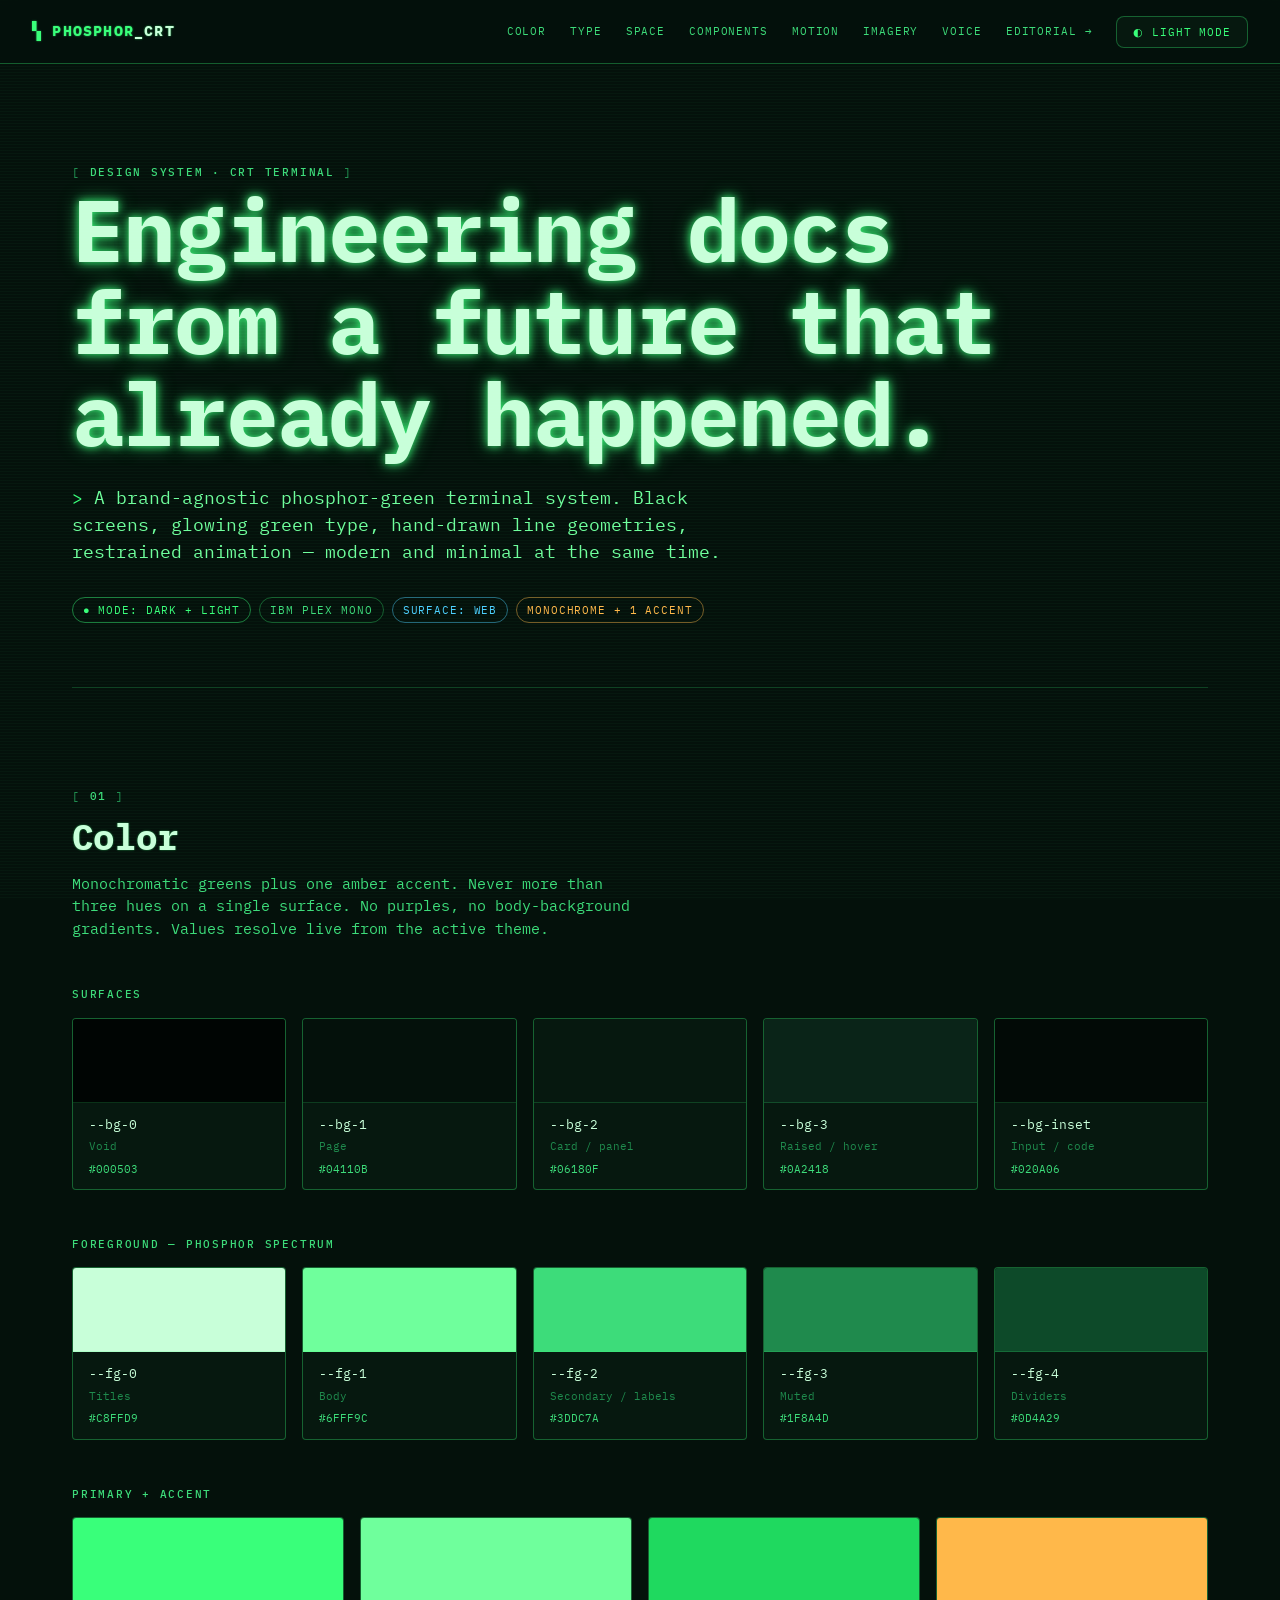
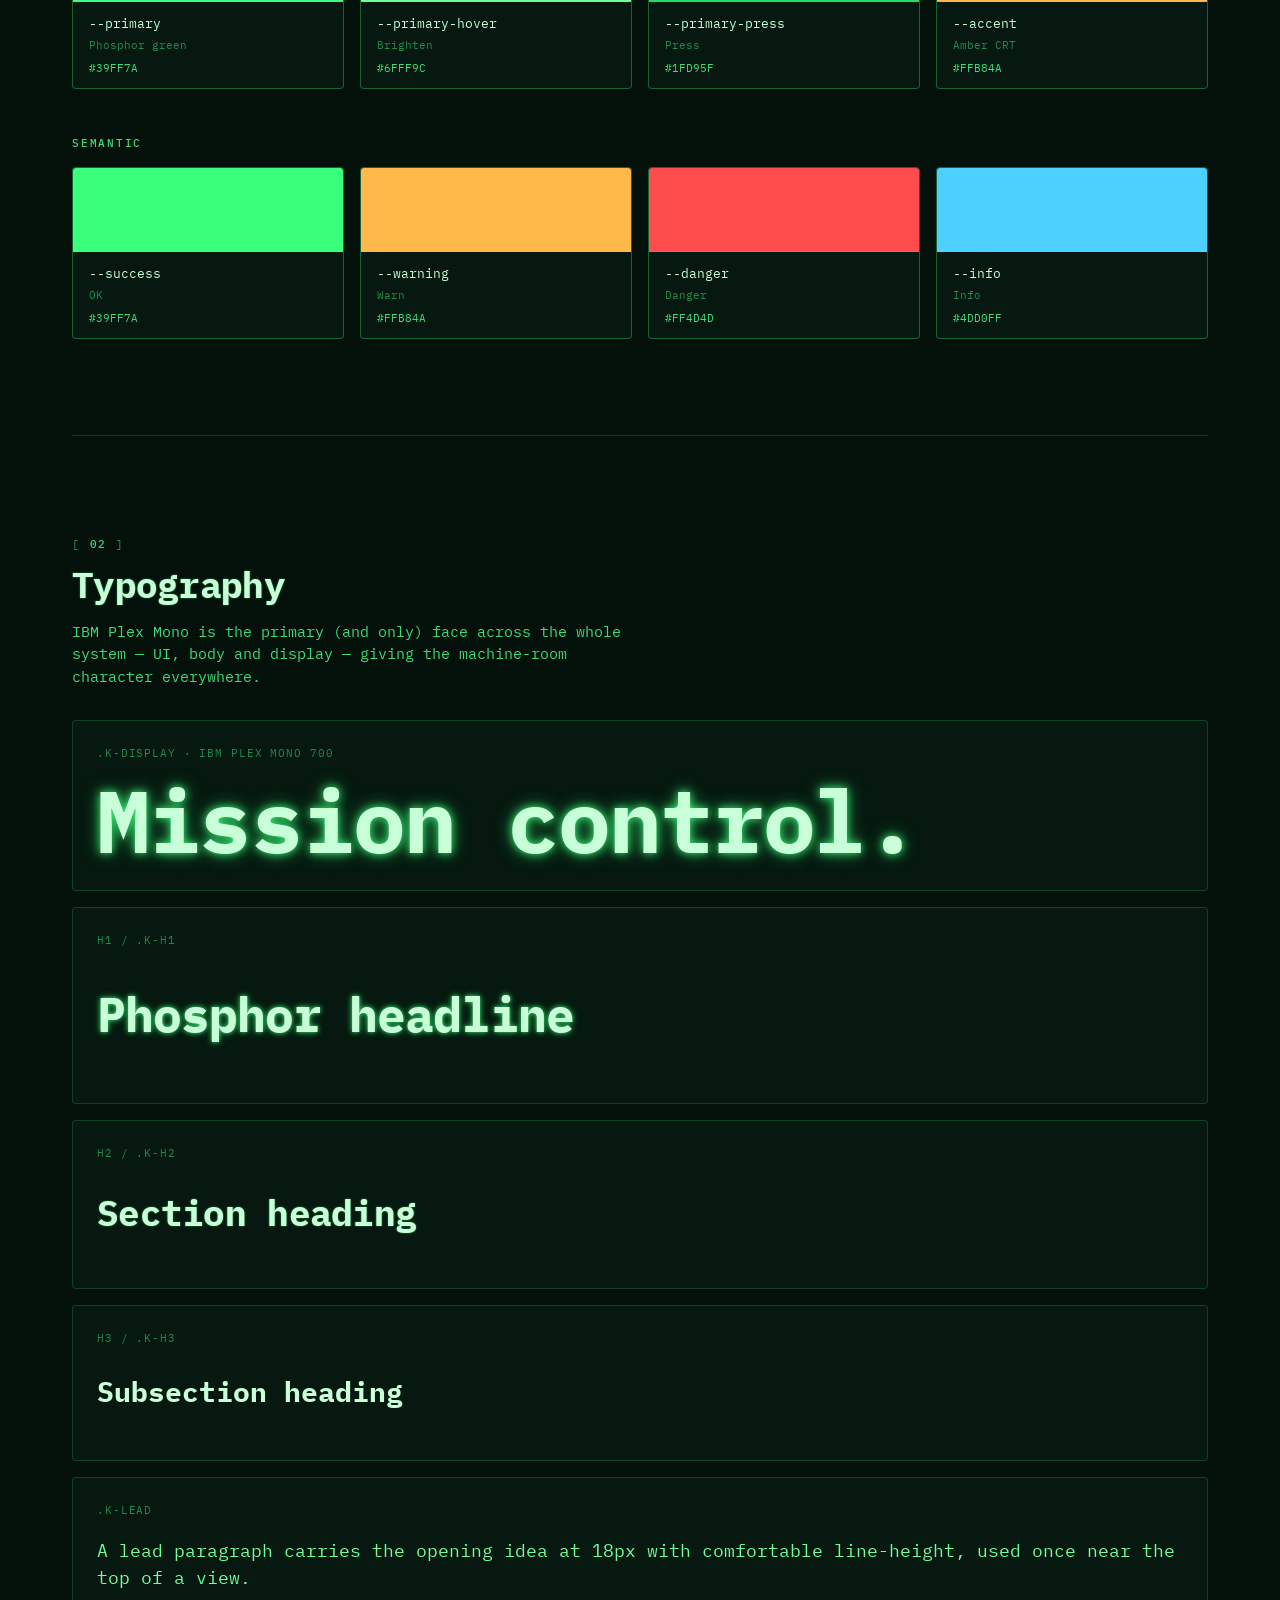
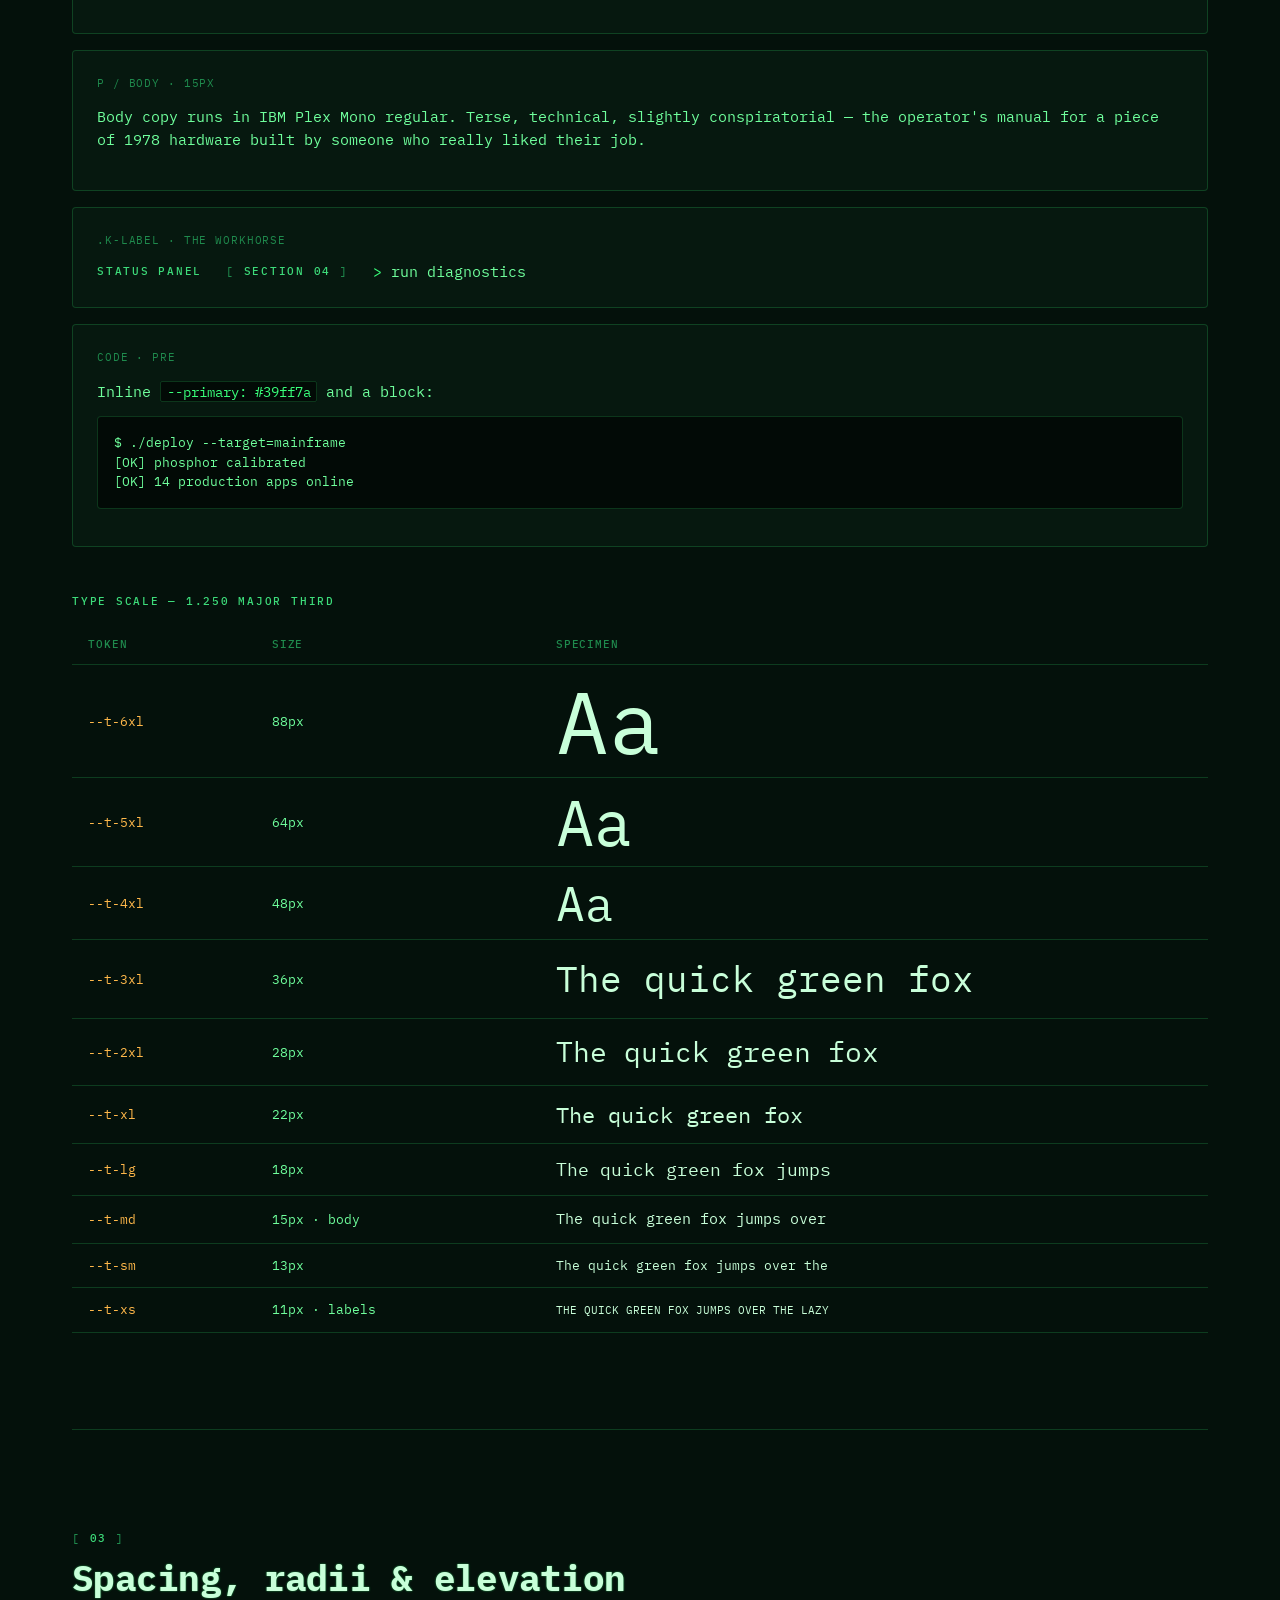
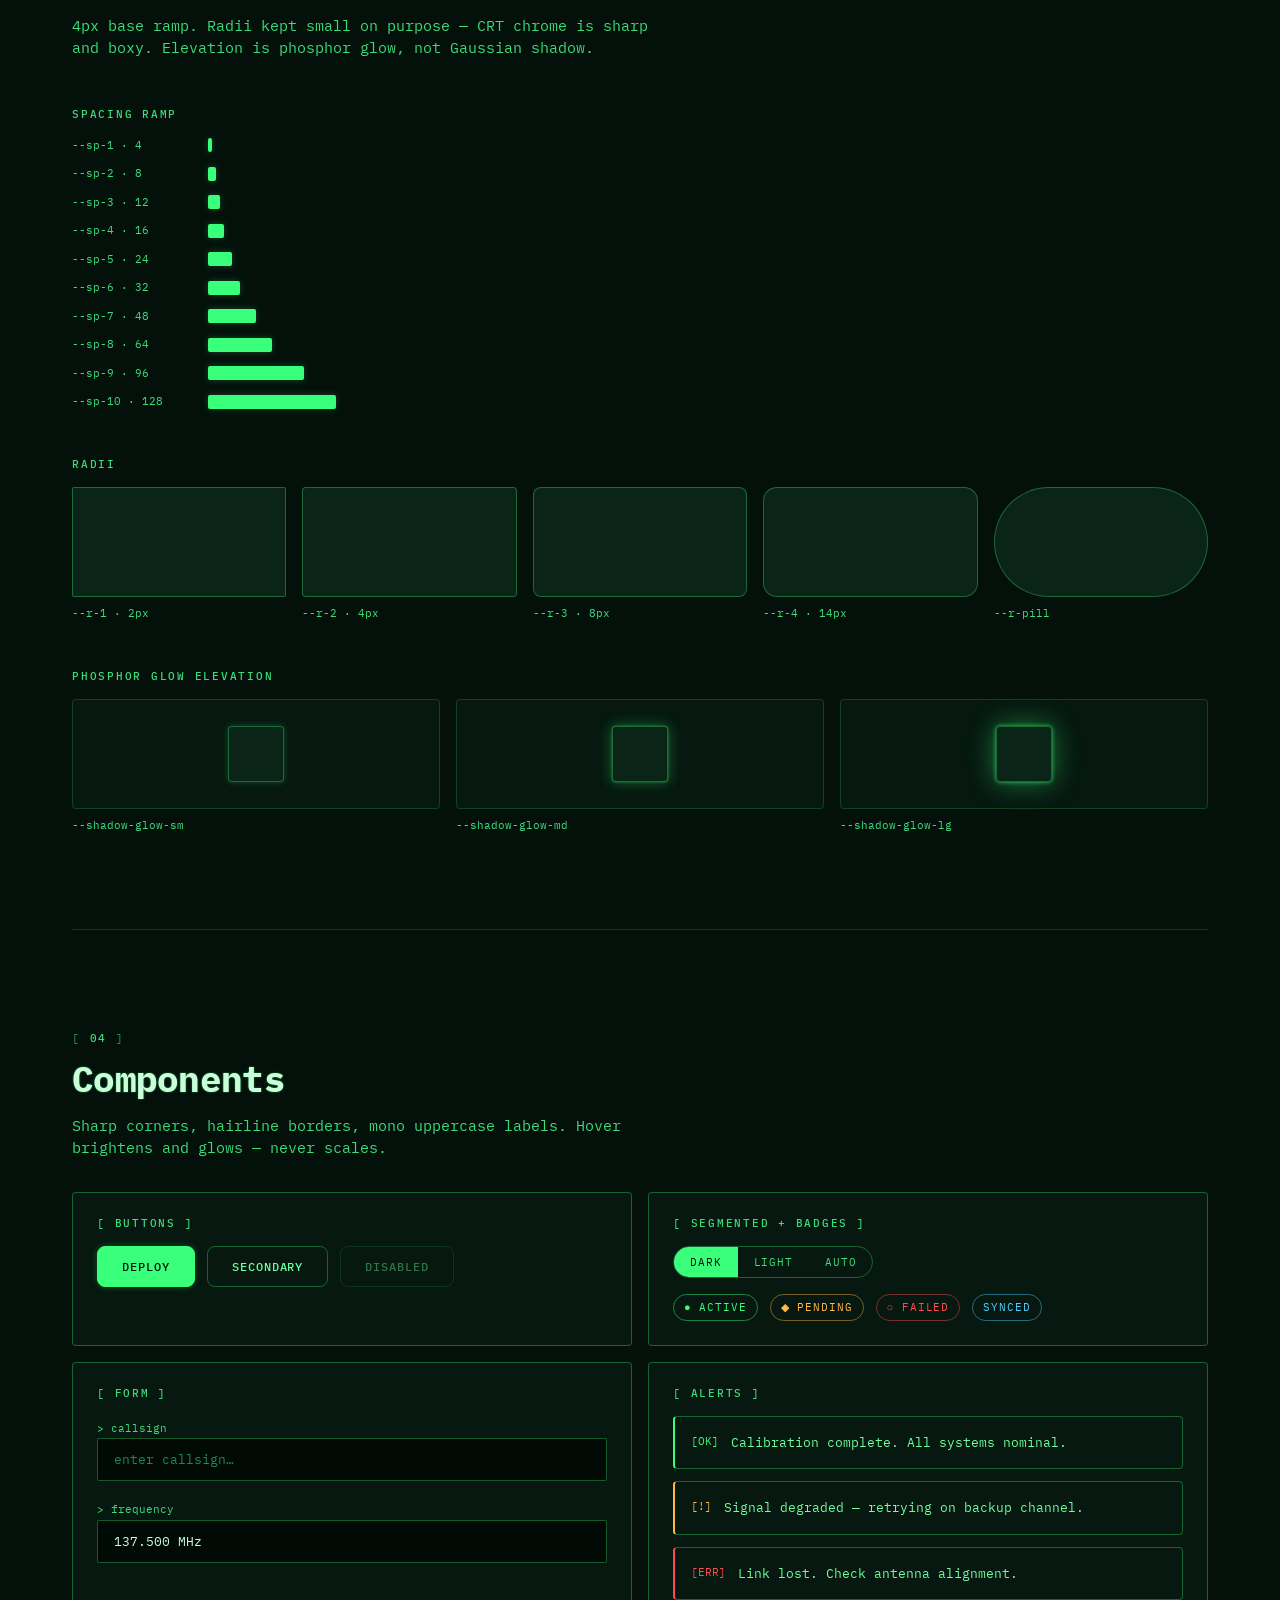
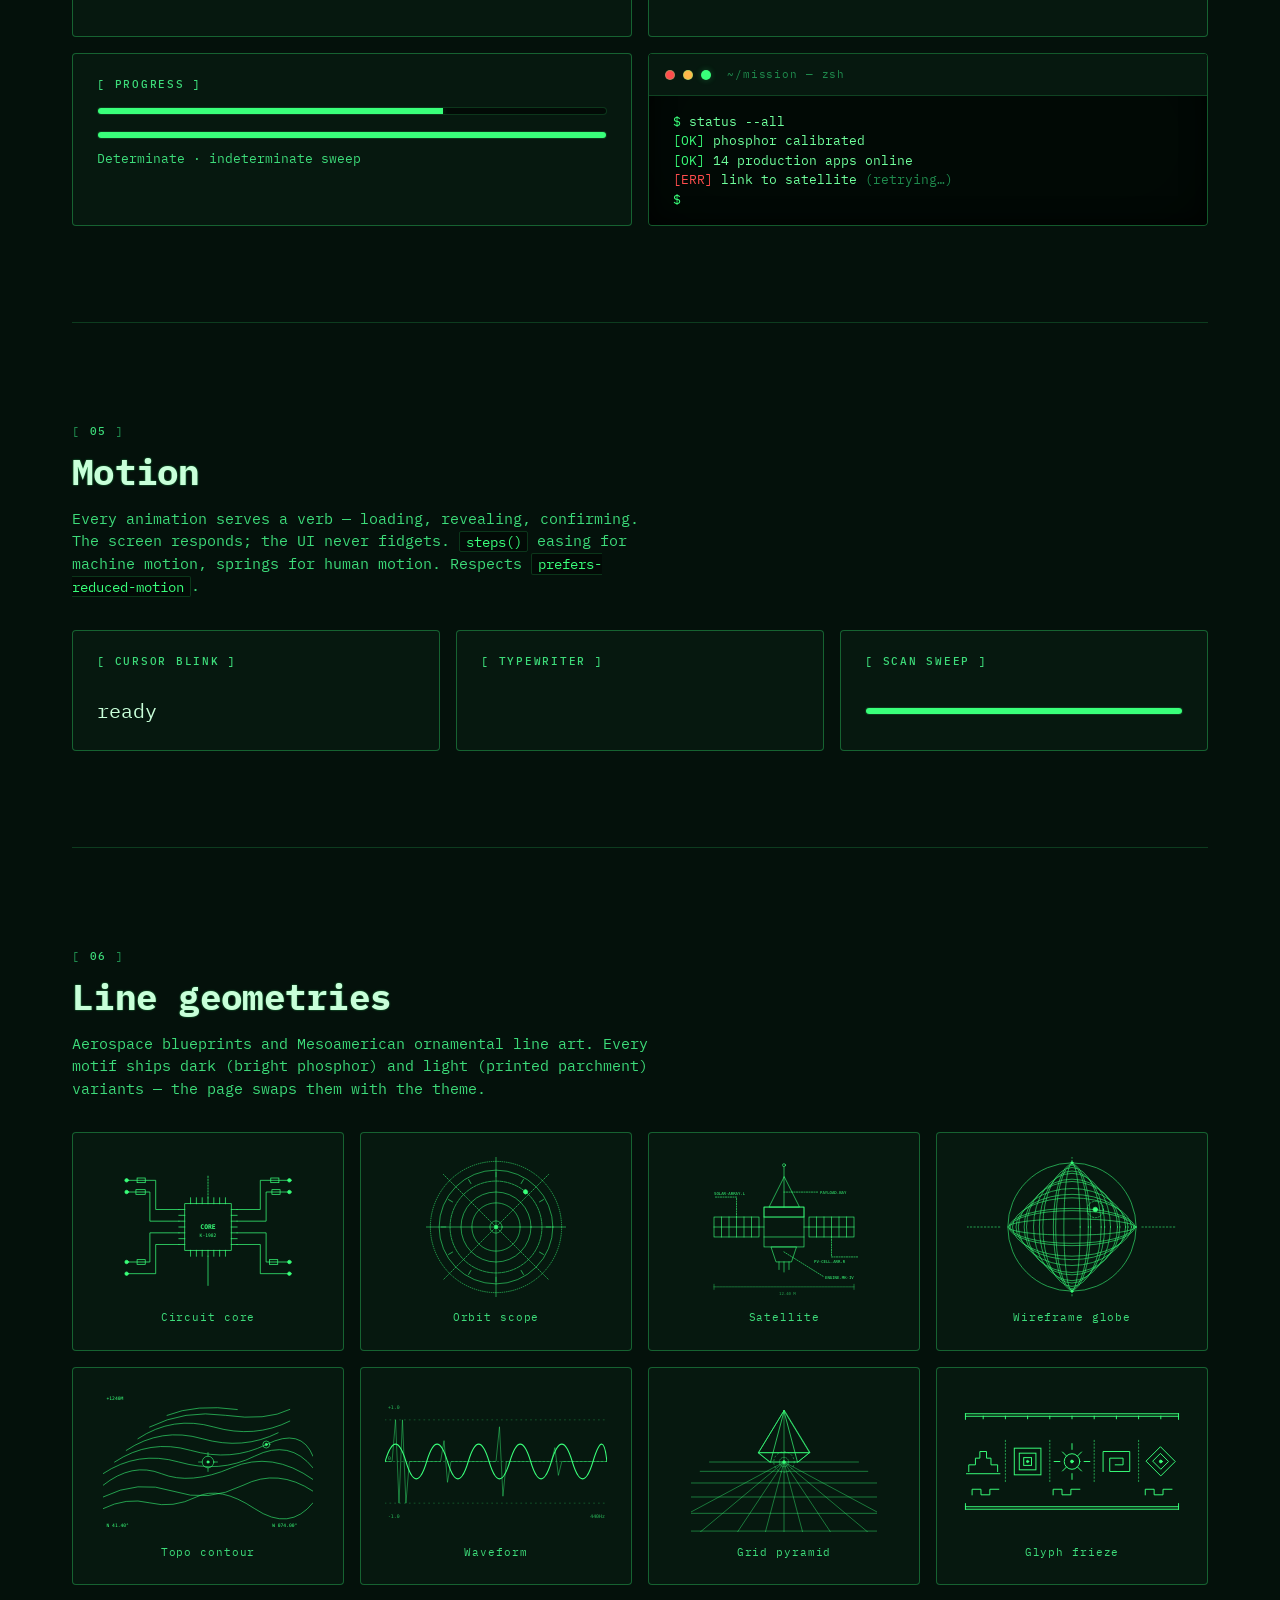
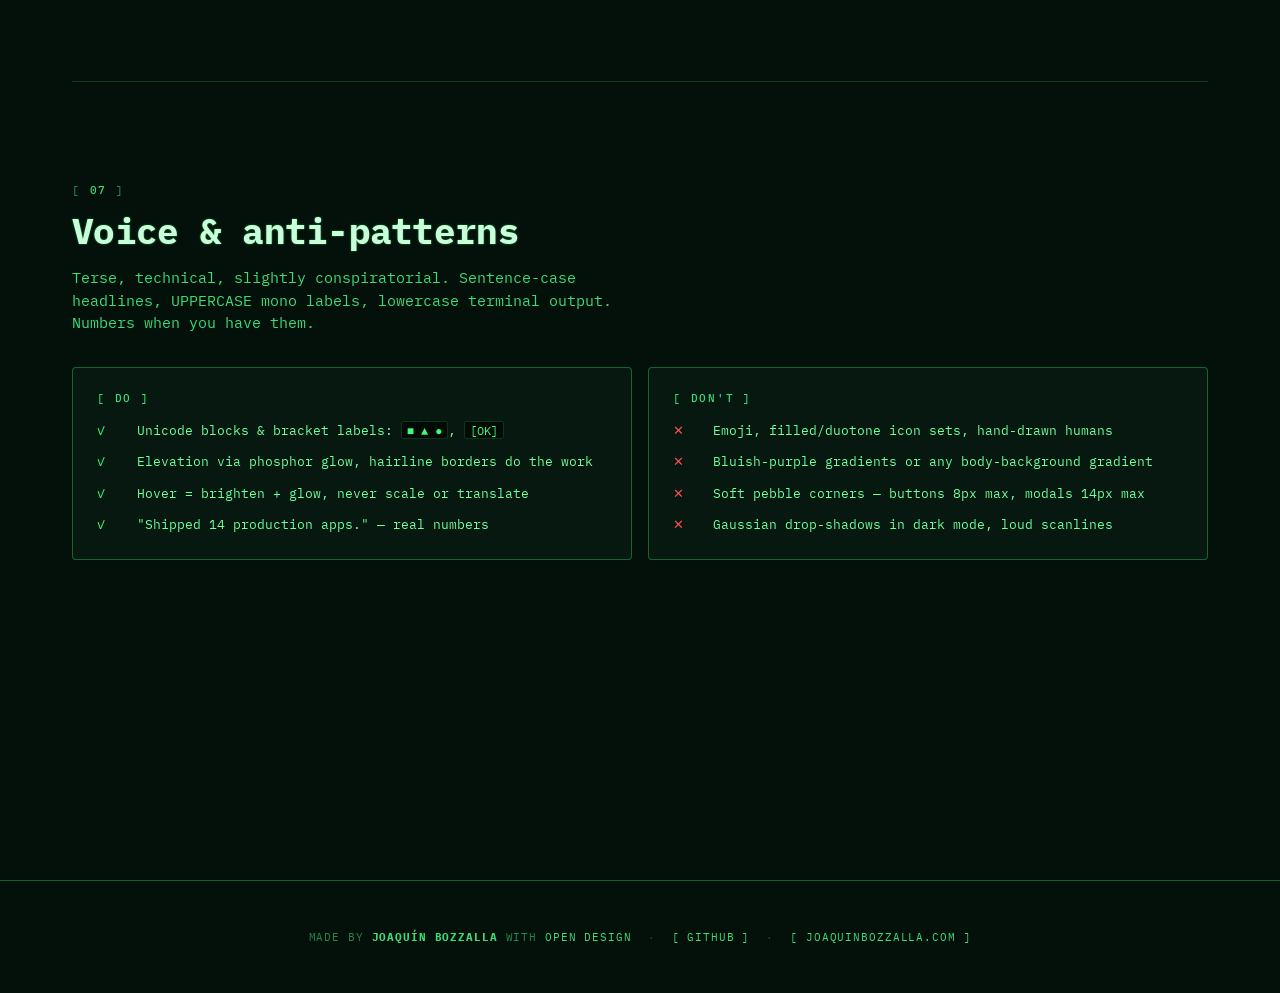
<file: index.html>
<!doctype html>
<html lang="en">
<head>
  <meta charset="utf-8">
  <title>Phosphor Design System</title>
  <meta http-equiv="refresh" content="0; url=./design-system.html">
  <link rel="canonical" href="./design-system.html">
  <meta name="viewport" content="width=device-width, initial-scale=1">
  <style>
    html, body { background: #04110b; color: #6fff9c; font-family: ui-monospace, 'IBM Plex Mono', monospace; margin: 0; height: 100%; display: grid; place-items: center; }
    a { color: #39ff7a; text-decoration: none; letter-spacing: 0.08em; text-transform: uppercase; font-size: 14px; }
    a:hover { text-shadow: 0 0 6px rgba(57,255,122,0.6); }
  </style>
</head>
<body>
  <p>&gt; Loading <a href="./design-system.html">design-system.html</a> &mdash;</p>
</body>
</html>
</file>
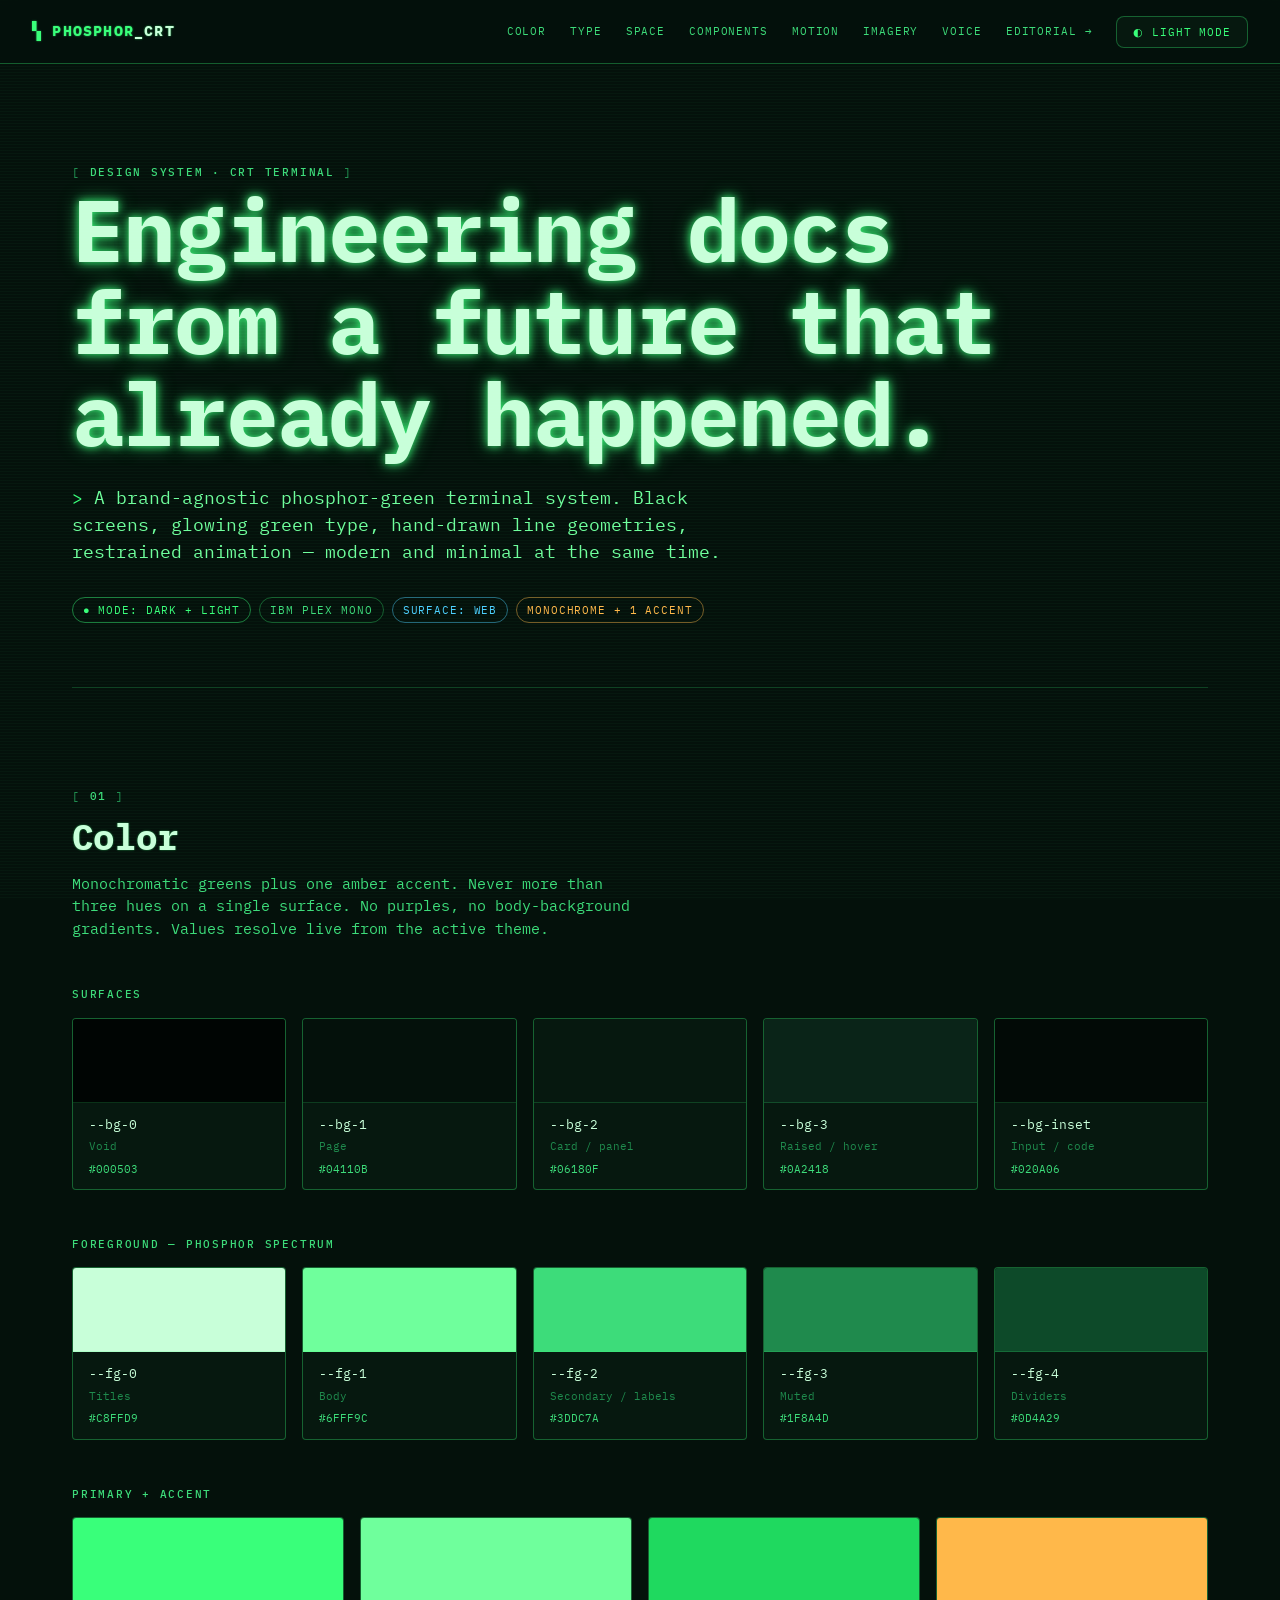
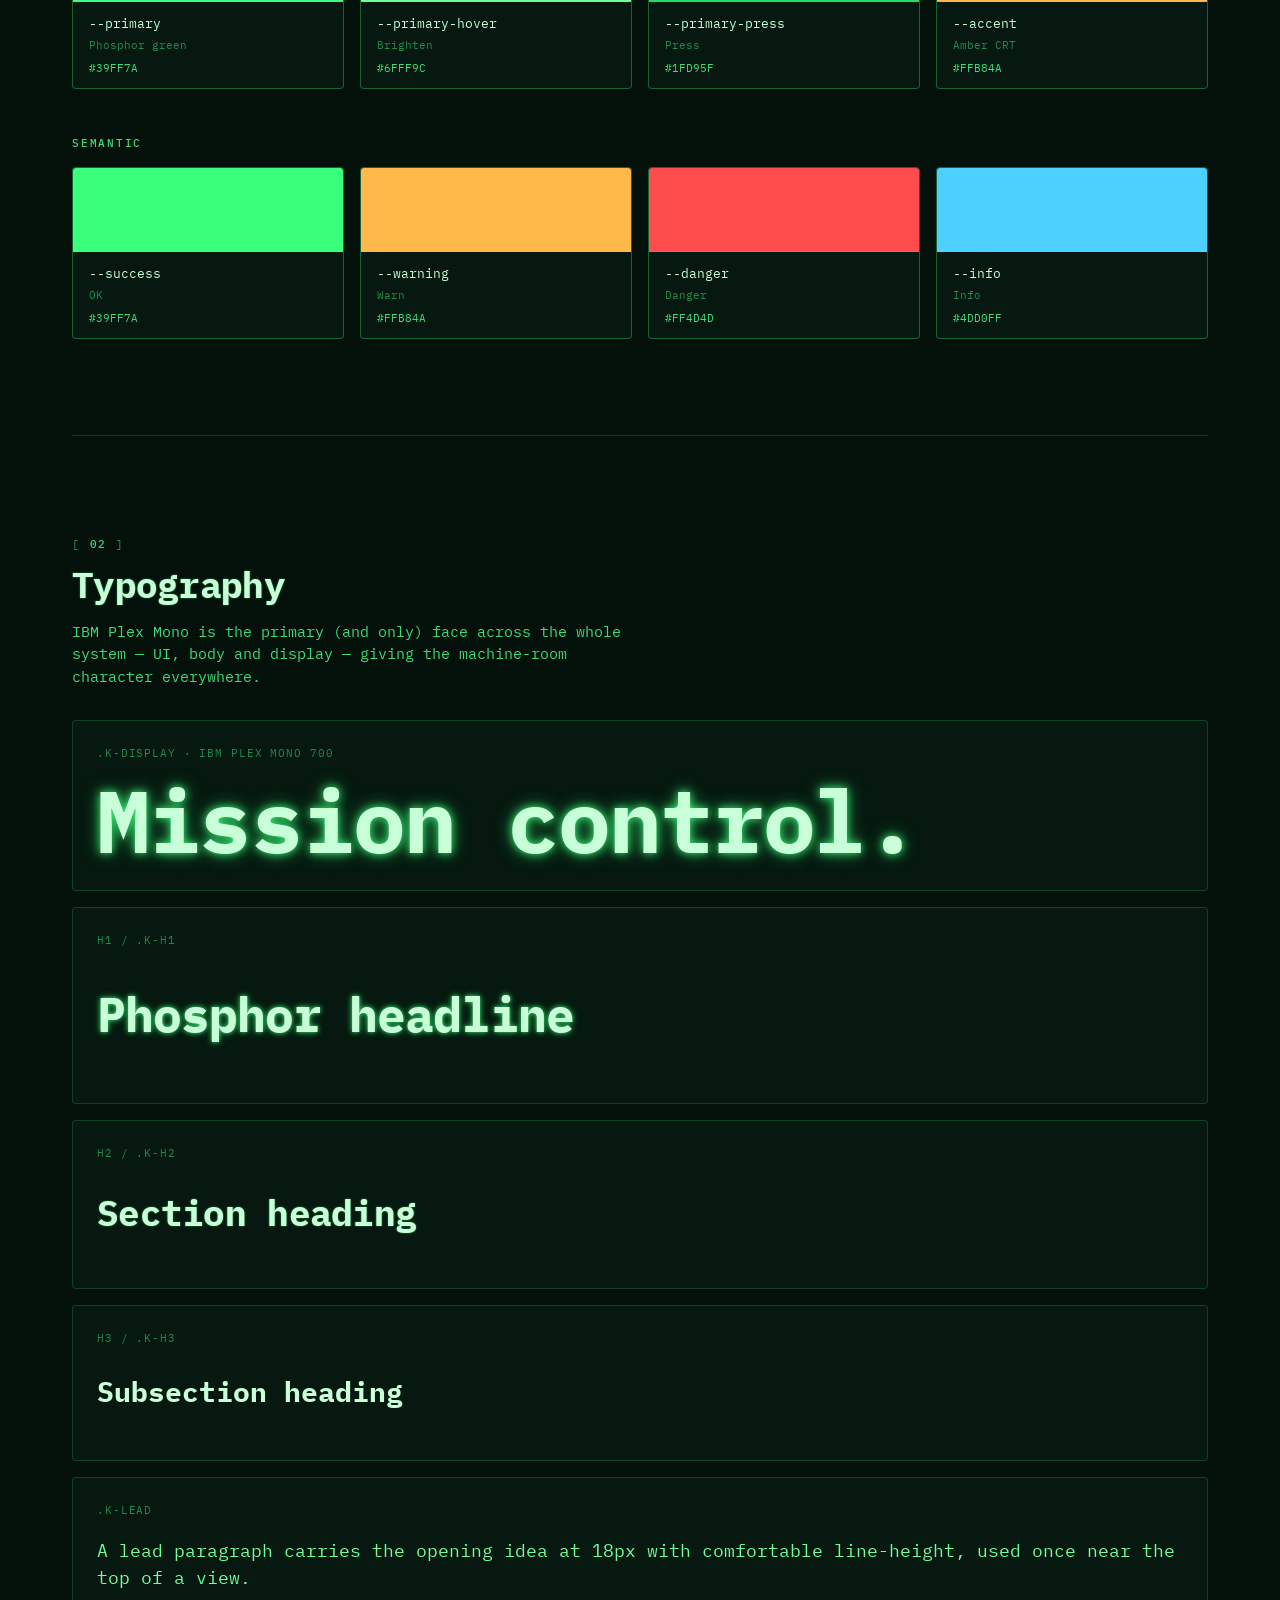
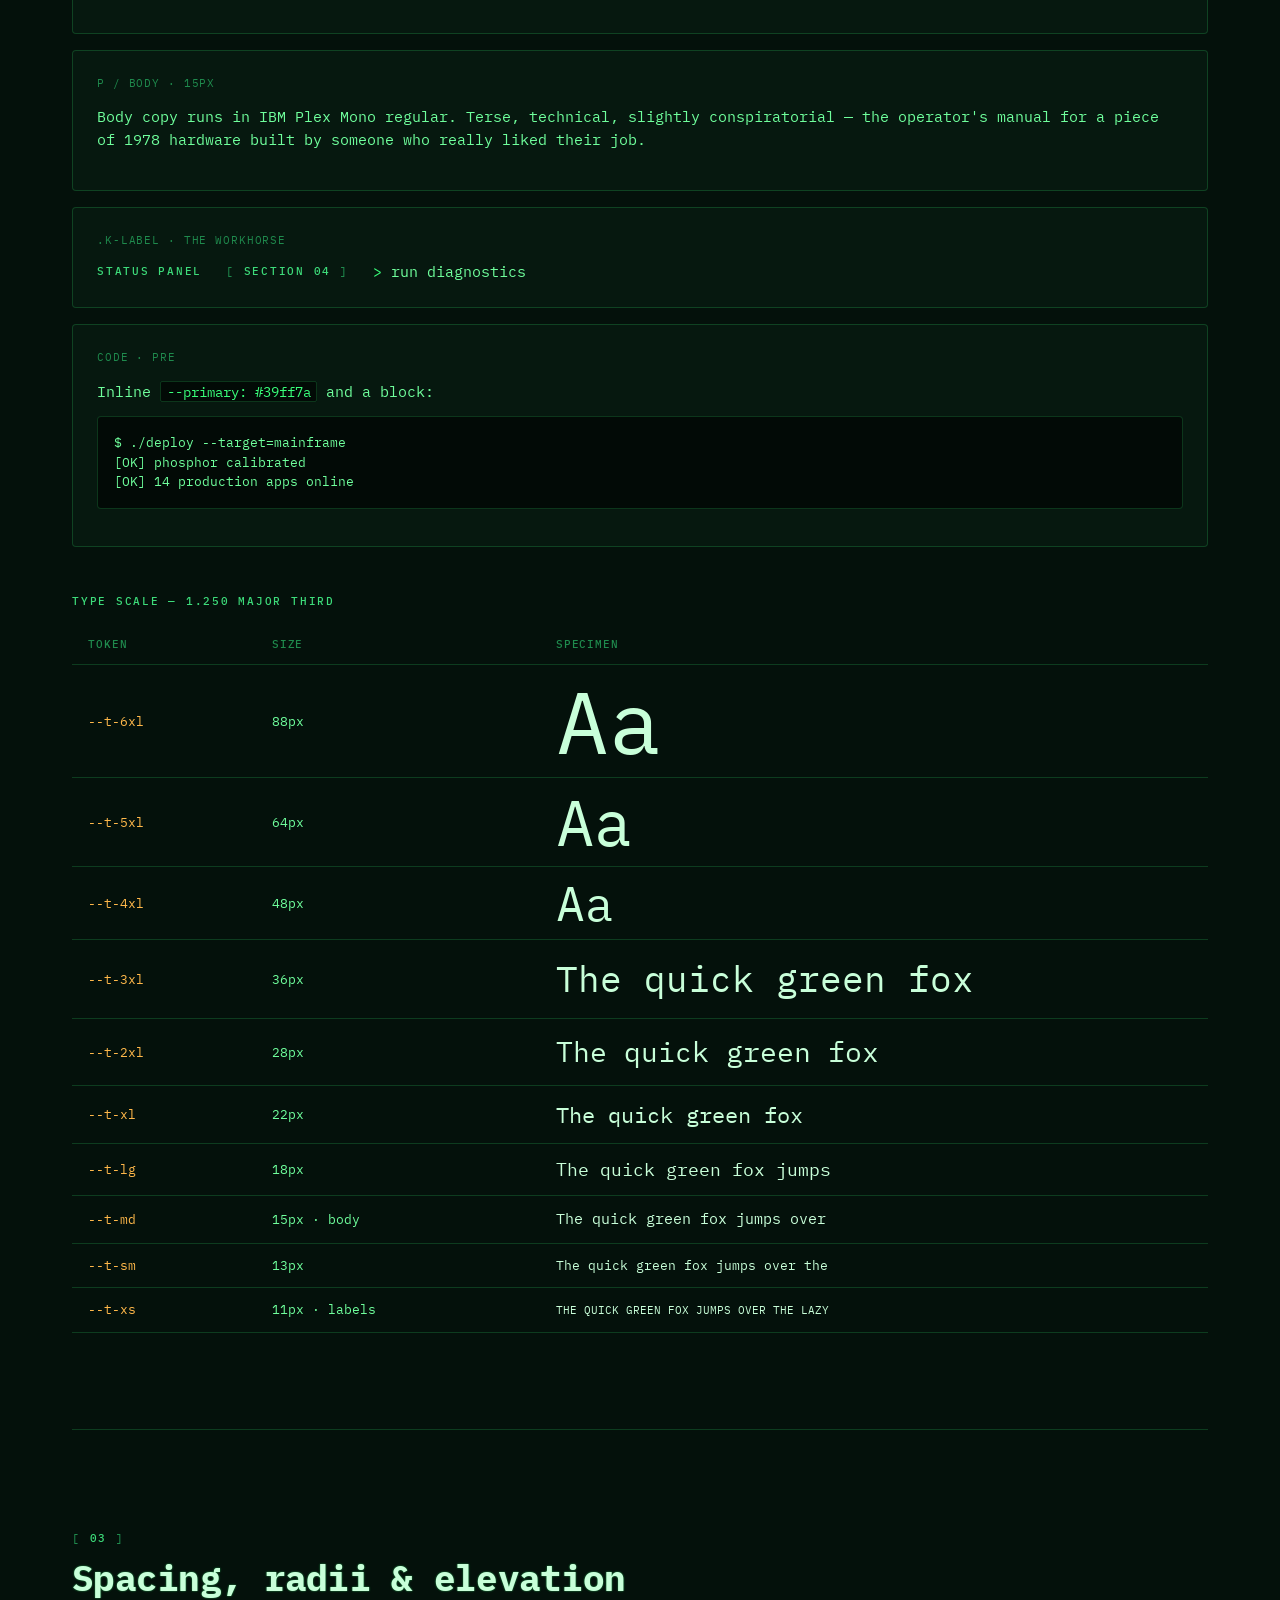
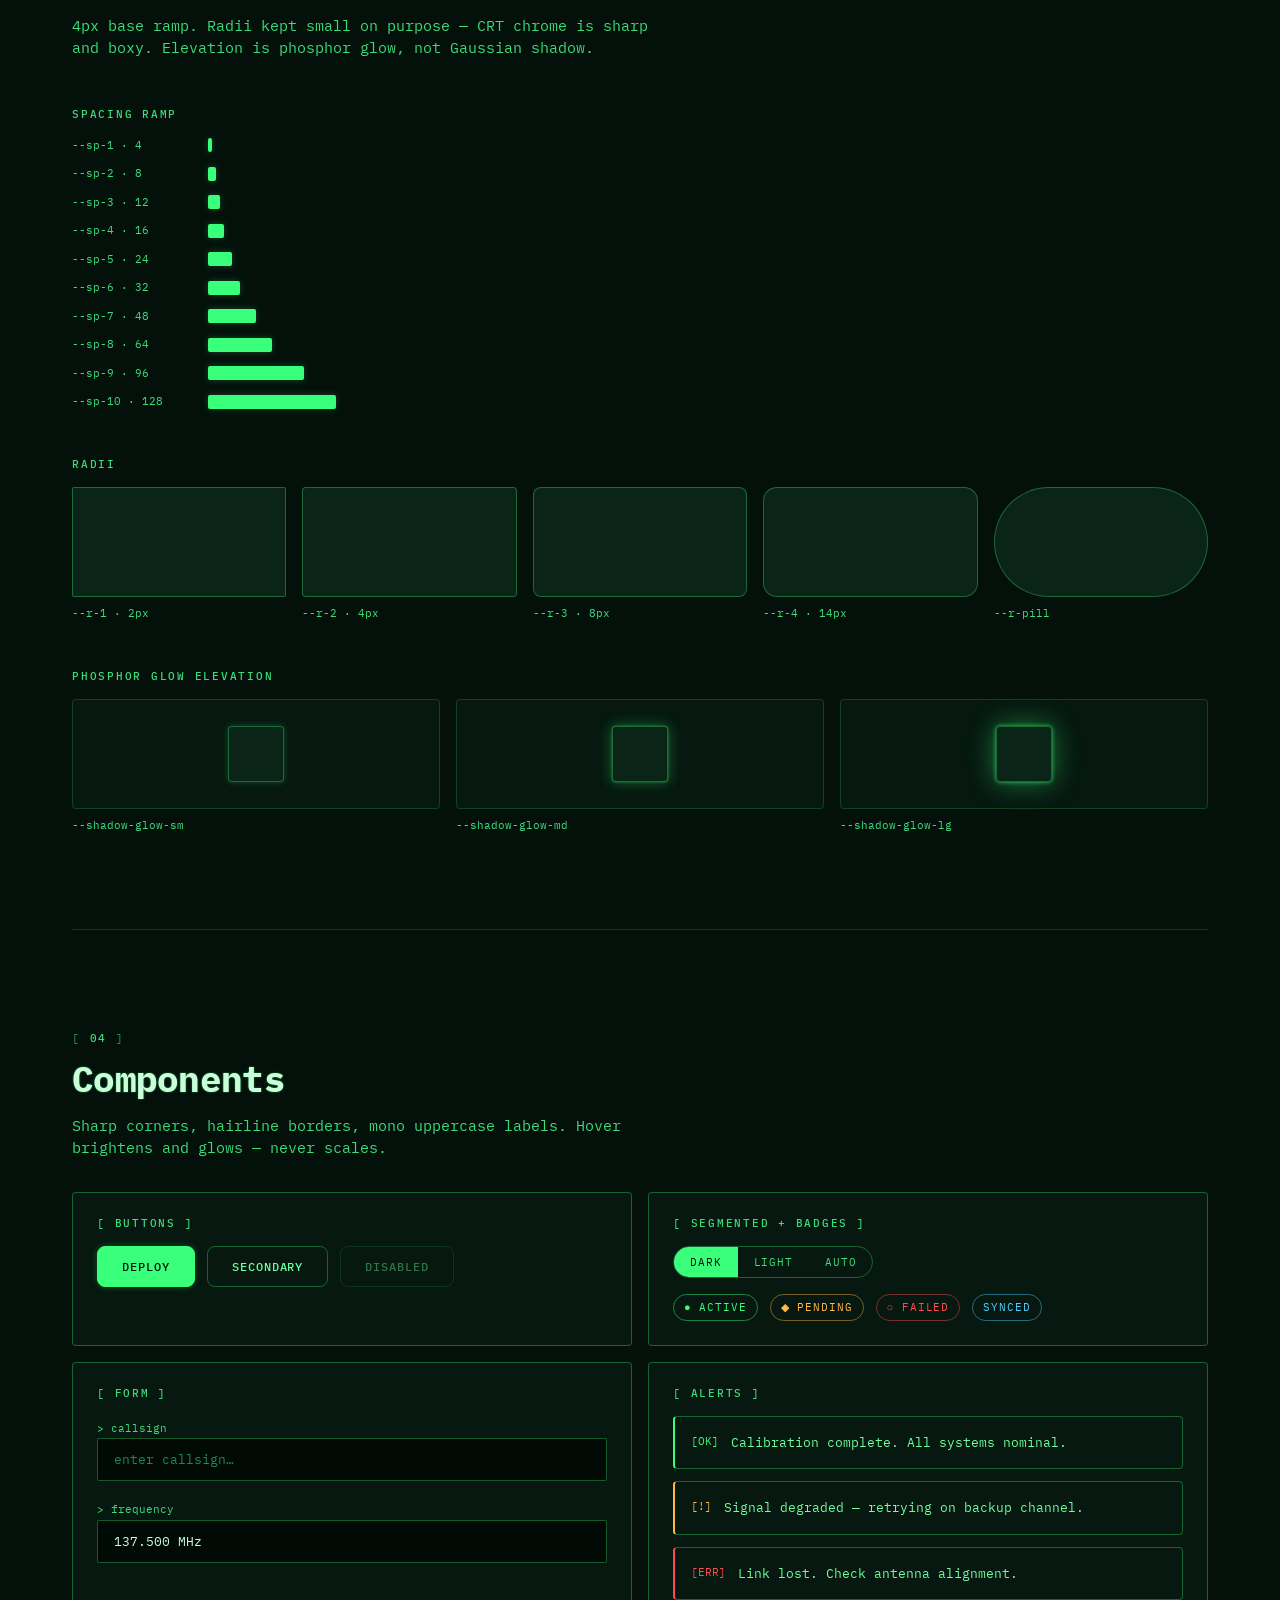
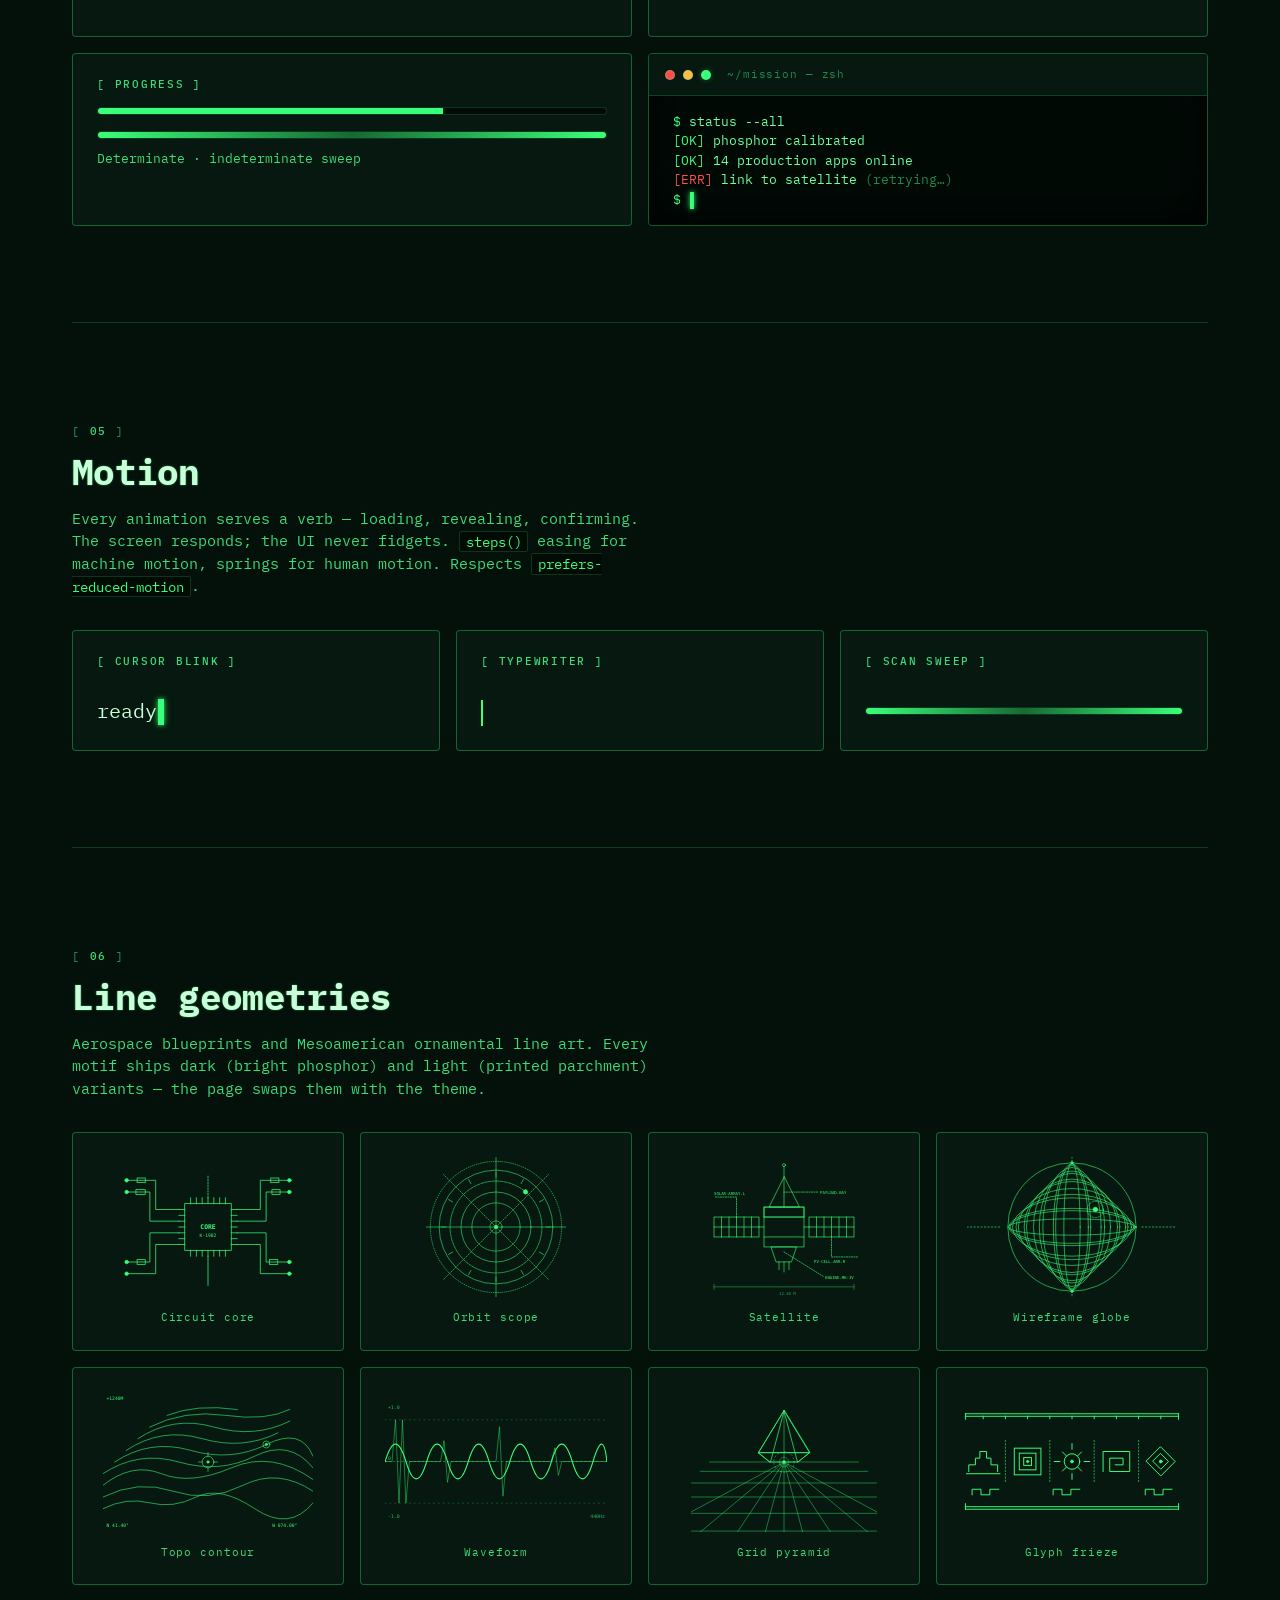
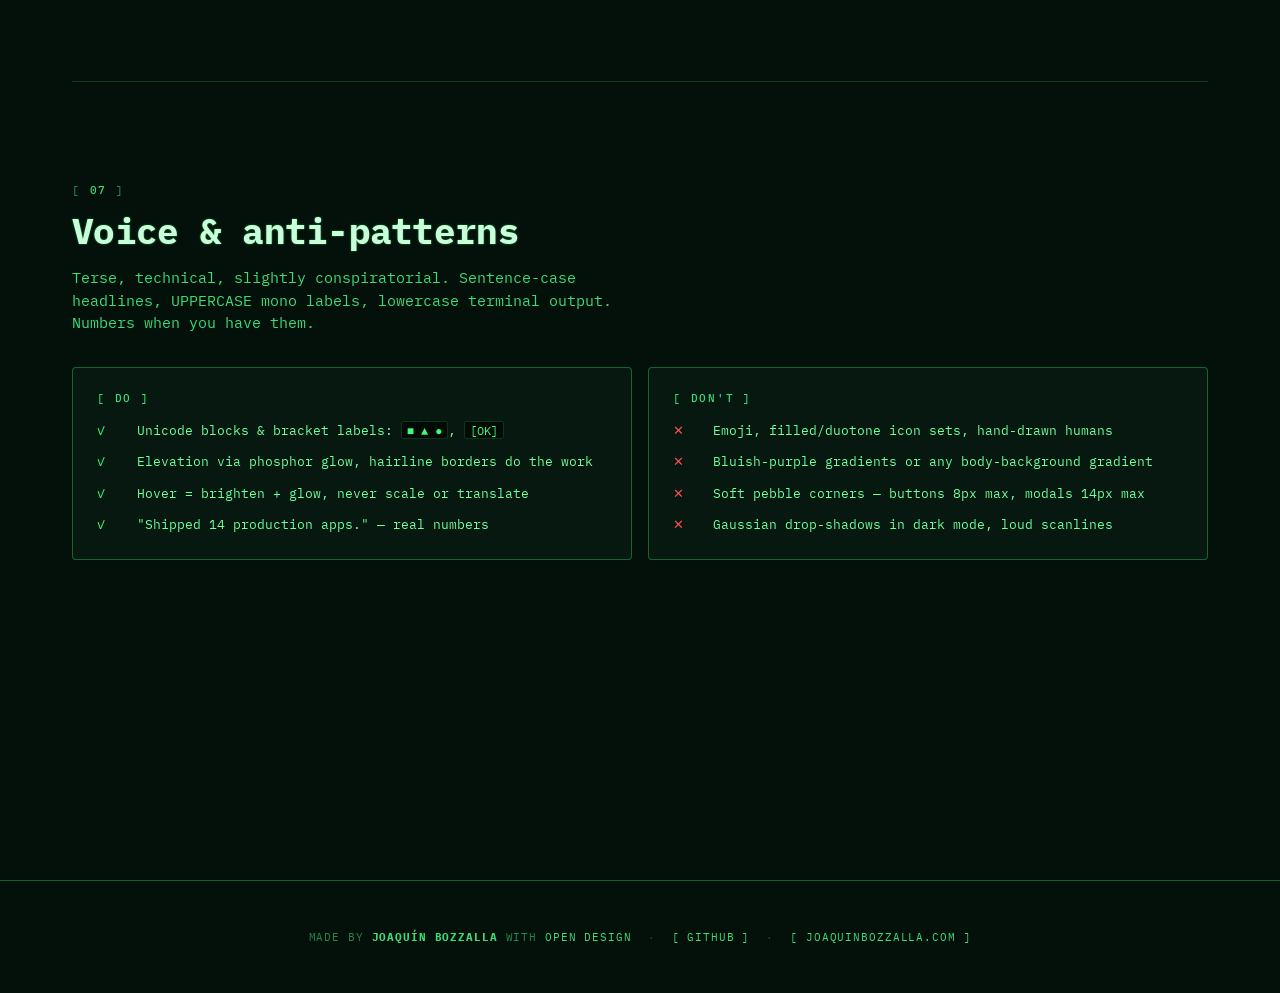
<file: design-system.html>
<!doctype html>
<html lang="en" data-theme="dark">
<head>
<meta charset="utf-8" />
<meta name="viewport" content="width=device-width, initial-scale=1" />
<title>Phosphor CRT — Design System</title>

<!-- Real exported source of truth: tokens + @font-face (IBM Plex Mono) + semantic type classes + utilities -->
<link rel="stylesheet" href="colors_and_type.css" />

<style>
  /* ============================================================
     Documentation page chrome only.
     All color / type / spacing values come from colors_and_type.css.
     This block never redefines a design token — it only consumes them.
     ============================================================ */

  * { box-sizing: border-box; }
  html { scroll-behavior: smooth; scroll-padding-top: 96px; }
  body { background: var(--bg-1); }

  /* Page-level scanline + flicker, whisper quiet (~3% alpha from token) */
  body::after {
    content: "";
    position: fixed; inset: 0;
    background: var(--scanline);
    mix-blend-mode: screen;
    pointer-events: none;
    z-index: 5;
  }

  /* ---------- Header ---------- */
  .site-header {
    position: fixed; top: 0; left: 0; right: 0;
    height: 64px;
    display: flex; align-items: center; gap: var(--sp-5);
    padding: 0 var(--sp-6);
    background: color-mix(in srgb, var(--bg-1) 82%, transparent);
    backdrop-filter: blur(10px); -webkit-backdrop-filter: blur(10px);
    border-bottom: var(--bw-1) solid var(--border-2);
    z-index: 20;
  }
  .wordmark {
    font-family: var(--font-mono);
    font-weight: 700; font-size: var(--t-md);
    text-transform: uppercase; letter-spacing: var(--tracking-wide);
    color: var(--primary); text-shadow: var(--text-glow-sm);
    white-space: nowrap;
  }
  .wordmark b { color: var(--fg-0); }
  .site-nav { display: flex; gap: var(--sp-5); margin-left: auto; }
  .site-nav a {
    font-family: var(--font-mono); font-size: var(--t-xs);
    text-transform: uppercase; letter-spacing: var(--tracking-wide);
    color: var(--fg-2); text-decoration: none;
    transition: color var(--dur-fast) var(--ease-out), text-shadow var(--dur-fast) var(--ease-out);
  }
  .site-nav a:hover { color: var(--primary-hover); text-shadow: var(--text-glow-sm); }
  @media (max-width: 860px) { .site-nav { display: none; } }

  .site-footer {
    border-top: var(--bw-1) solid var(--border-2);
    margin-top: var(--sp-9);
    padding: var(--sp-7) var(--sp-6);
    display: flex; flex-wrap: wrap; justify-content: center; align-items: center;
    gap: var(--sp-4);
    font-family: var(--font-mono); font-size: var(--t-xs);
    text-transform: uppercase; letter-spacing: var(--tracking-wide);
    color: var(--fg-3); text-align: center;
  }
  .site-footer b { color: var(--fg-2); }
  .site-footer .sep { color: var(--fg-4); }
  .site-footer a {
    color: var(--fg-2); text-decoration: none;
    transition: color var(--dur-fast) var(--ease-out), text-shadow var(--dur-fast) var(--ease-out);
  }
  .site-footer a:hover { color: var(--primary-hover); text-shadow: var(--text-glow-sm); }

  .theme-toggle {
    font-family: var(--font-mono); font-size: var(--t-xs);
    text-transform: uppercase; letter-spacing: var(--tracking-wide);
    color: var(--primary); background: var(--bg-2);
    border: var(--bw-1) solid var(--border-2); border-radius: var(--r-3);
    padding: var(--sp-2) var(--sp-4); cursor: pointer;
    transition: box-shadow var(--dur-fast) var(--ease-out), border-color var(--dur-fast) var(--ease-out);
  }
  .theme-toggle:hover { border-color: var(--border-3); box-shadow: var(--shadow-glow-sm); }

  /* ---------- Layout ---------- */
  main { max-width: 1200px; margin: 0 auto; padding: 0 var(--sp-6) var(--sp-10); }
  .hero {
    padding: calc(64px + var(--sp-9)) 0 var(--sp-8);
    border-bottom: var(--bw-1) solid var(--border-1);
  }
  .hero .eyebrow { margin-bottom: var(--sp-4); }
  .hero h1 { margin: 0 0 var(--sp-5); }
  .hero .k-lead { max-width: 60ch; }
  .meta-row {
    display: flex; flex-wrap: wrap; gap: var(--sp-2); margin-top: var(--sp-6);
  }

  section.block { padding: var(--sp-9) 0; border-bottom: var(--bw-1) solid var(--border-1); }
  .block-head { margin-bottom: var(--sp-6); }
  .block-head h2 { margin: var(--sp-2) 0 var(--sp-3); }
  .block-head p { max-width: 64ch; color: var(--fg-2); }

  .grid { display: grid; gap: var(--sp-4); }
  .cols-2 { grid-template-columns: repeat(2, 1fr); }
  .cols-3 { grid-template-columns: repeat(3, 1fr); }
  .cols-4 { grid-template-columns: repeat(4, 1fr); }
  .cols-5 { grid-template-columns: repeat(5, 1fr); }
  @media (max-width: 900px) { .cols-4, .cols-5 { grid-template-columns: repeat(2, 1fr); } }
  @media (max-width: 640px) { .cols-2, .cols-3 { grid-template-columns: 1fr; } }

  .subhead {
    margin: var(--sp-7) 0 var(--sp-4);
  }

  /* ---------- Swatches ---------- */
  .swatch {
    border: var(--bw-1) solid var(--border-2); border-radius: var(--r-2);
    overflow: hidden; background: var(--bg-2);
  }
  .swatch .chip { height: 84px; border-bottom: var(--bw-1) solid var(--border-1); }
  .swatch .info { padding: var(--sp-3) var(--sp-4); }
  .swatch .tok {
    font-family: var(--font-mono); font-size: var(--t-sm);
    color: var(--fg-0); display: block;
  }
  .swatch .role { font-size: var(--t-xs); color: var(--fg-3); }
  .swatch .val {
    font-family: var(--font-mono); font-size: var(--t-xs);
    color: var(--fg-2); margin-top: var(--sp-1); display: block;
    text-transform: uppercase;
  }

  /* ---------- Type specimens ---------- */
  .spec {
    border: var(--bw-1) solid var(--border-1); border-radius: var(--r-2);
    padding: var(--sp-5); background: var(--bg-2); margin-bottom: var(--sp-4);
  }
  .spec .tag {
    font-family: var(--font-mono); font-size: var(--t-xs); color: var(--fg-3);
    text-transform: uppercase; letter-spacing: var(--tracking-wide);
    display: block; margin-bottom: var(--sp-3);
  }
  table.scale { width: 100%; border-collapse: collapse; }
  table.scale th, table.scale td {
    text-align: left; padding: var(--sp-3) var(--sp-4);
    border-bottom: var(--bw-1) solid var(--border-1);
    font-size: var(--t-sm);
  }
  table.scale th {
    font-family: var(--font-mono); font-size: var(--t-xs); color: var(--fg-3);
    text-transform: uppercase; letter-spacing: var(--tracking-wide); font-weight: 500;
  }
  table.scale td.tok { font-family: var(--font-mono); color: var(--accent); }
  table.scale .demo { color: var(--fg-0); white-space: nowrap; overflow: hidden; text-overflow: ellipsis; max-width: 320px; }

  /* ---------- Spacing / radii / glow ---------- */
  .sp-row { display: flex; align-items: center; gap: var(--sp-4); margin-bottom: var(--sp-3); }
  .sp-row .lab { font-family: var(--font-mono); font-size: var(--t-xs); color: var(--fg-2); width: 120px; flex: none; }
  .sp-bar { height: 14px; background: var(--primary); border-radius: var(--r-1); box-shadow: var(--shadow-glow-sm); }
  .radius-box {
    height: 110px; display: grid; place-items: center;
    background: var(--bg-3); border: var(--bw-1) solid var(--border-2);
  }
  .radius-box .lab { font-family: var(--font-mono); font-size: var(--t-xs); color: var(--fg-2); }
  .glow-box {
    height: 110px; display: grid; place-items: center; background: var(--bg-2);
    border: var(--bw-1) solid var(--border-1); border-radius: var(--r-2);
  }
  .glow-inner { width: 56px; height: 56px; background: var(--bg-3); border: var(--bw-1) solid var(--border-2); border-radius: var(--r-2); }

  /* ---------- Components ---------- */
  .panel {
    border: var(--bw-1) solid var(--border-2); border-radius: var(--r-2);
    background: var(--bg-2); padding: var(--sp-5);
  }
  .panel > .k-label { display: block; margin-bottom: var(--sp-4); }

  .btn {
    font-family: var(--font-mono); font-size: 12px; font-weight: 500;
    text-transform: uppercase; letter-spacing: var(--tracking-wide);
    padding: var(--sp-3) var(--sp-5); border-radius: var(--r-3);
    border: var(--bw-1) solid var(--border-2); cursor: pointer;
    background: transparent; color: var(--fg-1);
    transition: box-shadow var(--dur-fast) var(--ease-out), border-color var(--dur-fast) var(--ease-out), color var(--dur-fast) var(--ease-out);
  }
  .btn:hover { color: var(--primary-hover); border-color: var(--border-3); box-shadow: var(--shadow-glow-sm); }
  .btn-primary {
    background: var(--primary); color: var(--primary-ink); border-color: var(--primary);
    box-shadow: var(--shadow-glow-sm);
  }
  .btn-primary:hover { background: var(--primary-hover); color: var(--primary-ink); box-shadow: var(--shadow-glow-md); }
  .btn-primary:active { background: var(--primary-press); box-shadow: var(--shadow-inner); }
  .btn-row { display: flex; flex-wrap: wrap; gap: var(--sp-3); align-items: center; }

  .field { display: block; }
  .field .lab { font-family: var(--font-mono); font-size: var(--t-xs); color: var(--fg-2); margin-bottom: var(--sp-2); }
  .field .lab::before { content: "> "; color: var(--primary); }
  .input {
    width: 100%; font-family: var(--font-mono); font-size: var(--t-sm);
    color: var(--fg-0); background: var(--bg-inset);
    border: var(--bw-1) solid var(--border-2); border-radius: var(--r-1);
    padding: var(--sp-3) var(--sp-4);
    transition: border-color var(--dur-fast) var(--ease-out), box-shadow var(--dur-fast) var(--ease-out);
  }
  .input::placeholder { color: var(--fg-3); }
  .input:focus { outline: none; border-color: var(--primary); box-shadow: var(--shadow-glow-sm); }

  .badge {
    display: inline-flex; align-items: center; gap: 6px;
    font-family: var(--font-mono); font-size: var(--t-xs);
    text-transform: uppercase; letter-spacing: var(--tracking-wide);
    padding: 4px 10px; border-radius: var(--r-pill);
    border: var(--bw-1) solid var(--border-2); color: var(--fg-2);
  }
  .badge.ok { color: var(--success); border-color: color-mix(in srgb, var(--success) 45%, transparent); }
  .badge.warn { color: var(--warning); border-color: color-mix(in srgb, var(--warning) 45%, transparent); }
  .badge.err { color: var(--danger); border-color: color-mix(in srgb, var(--danger) 45%, transparent); }
  .badge.info { color: var(--info); border-color: color-mix(in srgb, var(--info) 45%, transparent); }

  .alert {
    display: flex; gap: var(--sp-3); align-items: flex-start;
    border: var(--bw-1) solid var(--border-2); border-left-width: 2px;
    border-radius: var(--r-2); padding: var(--sp-4); background: var(--bg-2);
    font-size: var(--t-sm); margin-bottom: var(--sp-3);
  }
  .alert .mk { font-family: var(--font-mono); font-size: var(--t-xs); }
  .alert.ok { border-left-color: var(--success); } .alert.ok .mk { color: var(--success); }
  .alert.warn { border-left-color: var(--warning); } .alert.warn .mk { color: var(--warning); }
  .alert.err { border-left-color: var(--danger); } .alert.err .mk { color: var(--danger); }

  .progress { height: 8px; background: var(--bg-inset); border: var(--bw-1) solid var(--border-1); border-radius: var(--r-pill); overflow: hidden; }
  .progress > i { display: block; height: 100%; background: var(--primary); box-shadow: var(--shadow-glow-sm); }
  .progress.sweep > i { position: relative; }
  .progress.sweep > i::after {
    content: ""; position: absolute; inset: 0;
    background: linear-gradient(90deg, transparent, color-mix(in srgb, var(--bg-0) 60%, transparent), transparent);
    animation: k-sweep var(--dur-sweep) var(--ease-step) infinite; transform: none;
    animation-name: prog-sweep;
  }
  @keyframes prog-sweep { 0% { transform: translateX(-100%); } 100% { transform: translateX(220%); } }

  .segmented { display: inline-flex; border: var(--bw-1) solid var(--border-2); border-radius: var(--r-pill); overflow: hidden; }
  .segmented button {
    font-family: var(--font-mono); font-size: var(--t-xs); text-transform: uppercase; letter-spacing: var(--tracking-wide);
    background: transparent; color: var(--fg-2); border: 0; padding: var(--sp-2) var(--sp-4); cursor: pointer;
  }
  .segmented button[aria-pressed="true"] { background: var(--primary); color: var(--primary-ink); }

  /* Terminal block — the signature surface */
  .terminal { border: var(--bw-1) solid var(--border-2); border-radius: var(--r-2); overflow: hidden; background: var(--bg-inset); box-shadow: var(--shadow-inner); }
  .terminal .bar { display: flex; align-items: center; gap: 8px; padding: var(--sp-3) var(--sp-4); background: var(--bg-2); border-bottom: var(--bw-1) solid var(--border-1); }
  .terminal .dot { width: 10px; height: 10px; border-radius: 50%; border: 1px solid var(--border-2); }
  .terminal .dot.g { background: var(--primary); box-shadow: var(--shadow-glow-sm); }
  .terminal .dot.a { background: var(--accent); }
  .terminal .dot.r { background: var(--danger); }
  .terminal .title { margin-left: 8px; font-family: var(--font-mono); font-size: var(--t-xs); color: var(--fg-3); letter-spacing: var(--tracking-wide); }
  .terminal pre { margin: 0; border: 0; border-radius: 0; background: transparent; padding: var(--sp-4) var(--sp-5); }
  .terminal .ok { color: var(--success); } .terminal .err { color: var(--danger); } .terminal .pr { color: var(--primary); }
  .terminal .mut { color: var(--fg-3); }

  /* ---------- Illustrations ---------- */
  .illo {
    border: var(--bw-1) solid var(--border-2); border-radius: var(--r-2);
    background: var(--bg-2); padding: var(--sp-5); display: grid; gap: var(--sp-3);
    place-items: center;
  }
  .illo img { width: 100%; height: 140px; object-fit: contain; }
  .illo .name { font-family: var(--font-mono); font-size: var(--t-xs); color: var(--fg-2); letter-spacing: var(--tracking-wide); }

  /* ---------- Voice / do-dont ---------- */
  .dd { display: grid; gap: var(--sp-3); }
  .dd .row { display: flex; gap: var(--sp-3); align-items: flex-start; font-size: var(--t-sm); }
  .dd .mk { font-family: var(--font-mono); flex: none; width: 28px; }
  .dd .yes .mk { color: var(--success); } .dd .no .mk { color: var(--danger); }

  .motion-demo { display: grid; gap: var(--sp-3); }
  .typewriter {
    font-family: var(--font-mono); color: var(--fg-0); white-space: nowrap; overflow: hidden;
    border-right: 2px solid var(--primary); width: 0;
    animation: k-type 2.4s steps(34, end) infinite alternate, k-blink 1s steps(1) infinite;
  }
</style>
</head>
<body class="k-flicker">

<header class="site-header">
  <span class="wordmark">▚ PHOSPHOR<b>_CRT</b></span>
  <nav class="site-nav">
    <a href="#color">Color</a>
    <a href="#type">Type</a>
    <a href="#space">Space</a>
    <a href="#components">Components</a>
    <a href="#motion">Motion</a>
    <a href="#illustrations">Imagery</a>
    <a href="#voice">Voice</a>
    <a href="editorial-content.html">Editorial &rarr;</a>
  </nav>
  <button class="theme-toggle" id="theme-toggle" type="button">◐ LIGHT MODE</button>
</header>

<main>

  <!-- ============ HERO ============ -->
  <section class="hero">
    <span class="k-label k-label--bracket eyebrow">DESIGN SYSTEM · CRT TERMINAL</span>
    <h1 class="k-display">Engineering docs<br>from a future that<br>already happened.</h1>
    <p class="k-lead k-prompt">A brand-agnostic phosphor-green terminal system. Black screens, glowing green type, hand-drawn line geometries, restrained animation — modern and minimal at the same time.</p>
    <div class="meta-row">
      <span class="badge ok">● MODE: DARK + LIGHT</span>
      <span class="badge">IBM PLEX MONO</span>
      <span class="badge info">SURFACE: WEB</span>
      <span class="badge warn">MONOCHROME + 1 ACCENT</span>
    </div>
  </section>

  <!-- ============ COLOR ============ -->
  <section class="block" id="color">
    <div class="block-head">
      <span class="k-label k-label--bracket">01</span>
      <h2>Color</h2>
      <p>Monochromatic greens plus one amber accent. Never more than three hues on a single surface. No purples, no body-background gradients. Values resolve live from the active theme.</p>
    </div>

    <h4 class="subhead k-label">Surfaces</h4>
    <div class="grid cols-5" data-swatches>
      <div class="swatch"><div class="chip" data-token="--bg-0"></div><div class="info"><span class="tok">--bg-0</span><span class="role">Void</span><span class="val" data-val></span></div></div>
      <div class="swatch"><div class="chip" data-token="--bg-1"></div><div class="info"><span class="tok">--bg-1</span><span class="role">Page</span><span class="val" data-val></span></div></div>
      <div class="swatch"><div class="chip" data-token="--bg-2"></div><div class="info"><span class="tok">--bg-2</span><span class="role">Card / panel</span><span class="val" data-val></span></div></div>
      <div class="swatch"><div class="chip" data-token="--bg-3"></div><div class="info"><span class="tok">--bg-3</span><span class="role">Raised / hover</span><span class="val" data-val></span></div></div>
      <div class="swatch"><div class="chip" data-token="--bg-inset"></div><div class="info"><span class="tok">--bg-inset</span><span class="role">Input / code</span><span class="val" data-val></span></div></div>
    </div>

    <h4 class="subhead k-label">Foreground — phosphor spectrum</h4>
    <div class="grid cols-5" data-swatches>
      <div class="swatch"><div class="chip" data-token="--fg-0"></div><div class="info"><span class="tok">--fg-0</span><span class="role">Titles</span><span class="val" data-val></span></div></div>
      <div class="swatch"><div class="chip" data-token="--fg-1"></div><div class="info"><span class="tok">--fg-1</span><span class="role">Body</span><span class="val" data-val></span></div></div>
      <div class="swatch"><div class="chip" data-token="--fg-2"></div><div class="info"><span class="tok">--fg-2</span><span class="role">Secondary / labels</span><span class="val" data-val></span></div></div>
      <div class="swatch"><div class="chip" data-token="--fg-3"></div><div class="info"><span class="tok">--fg-3</span><span class="role">Muted</span><span class="val" data-val></span></div></div>
      <div class="swatch"><div class="chip" data-token="--fg-4"></div><div class="info"><span class="tok">--fg-4</span><span class="role">Dividers</span><span class="val" data-val></span></div></div>
    </div>

    <h4 class="subhead k-label">Primary + accent</h4>
    <div class="grid cols-4" data-swatches>
      <div class="swatch"><div class="chip" data-token="--primary"></div><div class="info"><span class="tok">--primary</span><span class="role">Phosphor green</span><span class="val" data-val></span></div></div>
      <div class="swatch"><div class="chip" data-token="--primary-hover"></div><div class="info"><span class="tok">--primary-hover</span><span class="role">Brighten</span><span class="val" data-val></span></div></div>
      <div class="swatch"><div class="chip" data-token="--primary-press"></div><div class="info"><span class="tok">--primary-press</span><span class="role">Press</span><span class="val" data-val></span></div></div>
      <div class="swatch"><div class="chip" data-token="--accent"></div><div class="info"><span class="tok">--accent</span><span class="role">Amber CRT</span><span class="val" data-val></span></div></div>
    </div>

    <h4 class="subhead k-label">Semantic</h4>
    <div class="grid cols-4" data-swatches>
      <div class="swatch"><div class="chip" data-token="--success"></div><div class="info"><span class="tok">--success</span><span class="role">OK</span><span class="val" data-val></span></div></div>
      <div class="swatch"><div class="chip" data-token="--warning"></div><div class="info"><span class="tok">--warning</span><span class="role">Warn</span><span class="val" data-val></span></div></div>
      <div class="swatch"><div class="chip" data-token="--danger"></div><div class="info"><span class="tok">--danger</span><span class="role">Danger</span><span class="val" data-val></span></div></div>
      <div class="swatch"><div class="chip" data-token="--info"></div><div class="info"><span class="tok">--info</span><span class="role">Info</span><span class="val" data-val></span></div></div>
    </div>
  </section>

  <!-- ============ TYPE ============ -->
  <section class="block" id="type">
    <div class="block-head">
      <span class="k-label k-label--bracket">02</span>
      <h2>Typography</h2>
      <p>IBM Plex Mono is the primary (and only) face across the whole system — UI, body and display — giving the machine-room character everywhere.</p>
    </div>

    <div class="spec"><span class="tag">.k-display · IBM Plex Mono 700</span><div class="k-display">Mission control.</div></div>
    <div class="spec"><span class="tag">h1 / .k-h1</span><h1 class="k-h1">Phosphor headline</h1></div>
    <div class="spec"><span class="tag">h2 / .k-h2</span><h2 class="k-h2">Section heading</h2></div>
    <div class="spec"><span class="tag">h3 / .k-h3</span><h3 class="k-h3">Subsection heading</h3></div>
    <div class="spec"><span class="tag">.k-lead</span><p class="k-lead">A lead paragraph carries the opening idea at 18px with comfortable line-height, used once near the top of a view.</p></div>
    <div class="spec"><span class="tag">p / body · 15px</span><p>Body copy runs in IBM Plex Mono regular. Terse, technical, slightly conspiratorial — the operator's manual for a piece of 1978 hardware built by someone who really liked their job.</p></div>
    <div class="spec">
      <span class="tag">.k-label · the workhorse</span>
      <div style="display:flex;gap:24px;flex-wrap:wrap;align-items:center;">
        <span class="k-label">STATUS PANEL</span>
        <span class="k-label k-label--bracket">SECTION 04</span>
        <span class="k-prompt" style="font-family:var(--font-mono);color:var(--fg-1)">run diagnostics</span>
      </div>
    </div>
    <div class="spec"><span class="tag">code · pre</span>
      <p style="margin-bottom:12px">Inline <code>--primary: #39ff7a</code> and a block:</p>
      <pre>$ ./deploy --target=mainframe
[OK] phosphor calibrated
[OK] 14 production apps online</pre>
    </div>

    <h4 class="subhead k-label">Type scale — 1.250 major third</h4>
    <table class="scale">
      <thead><tr><th>Token</th><th>Size</th><th>Specimen</th></tr></thead>
      <tbody>
        <tr><td class="tok">--t-6xl</td><td>88px</td><td class="demo" style="font-size:var(--t-6xl);line-height:1">Aa</td></tr>
        <tr><td class="tok">--t-5xl</td><td>64px</td><td class="demo" style="font-size:var(--t-5xl);line-height:1">Aa</td></tr>
        <tr><td class="tok">--t-4xl</td><td>48px</td><td class="demo" style="font-size:var(--t-4xl);line-height:1">Aa</td></tr>
        <tr><td class="tok">--t-3xl</td><td>36px</td><td class="demo" style="font-size:var(--t-3xl)">The quick green fox</td></tr>
        <tr><td class="tok">--t-2xl</td><td>28px</td><td class="demo" style="font-size:var(--t-2xl)">The quick green fox</td></tr>
        <tr><td class="tok">--t-xl</td><td>22px</td><td class="demo" style="font-size:var(--t-xl)">The quick green fox</td></tr>
        <tr><td class="tok">--t-lg</td><td>18px</td><td class="demo" style="font-size:var(--t-lg)">The quick green fox jumps</td></tr>
        <tr><td class="tok">--t-md</td><td>15px · body</td><td class="demo" style="font-size:var(--t-md)">The quick green fox jumps over</td></tr>
        <tr><td class="tok">--t-sm</td><td>13px</td><td class="demo" style="font-size:var(--t-sm)">The quick green fox jumps over the</td></tr>
        <tr><td class="tok">--t-xs</td><td>11px · labels</td><td class="demo" style="font-size:var(--t-xs)">THE QUICK GREEN FOX JUMPS OVER THE LAZY</td></tr>
      </tbody>
    </table>
  </section>

  <!-- ============ SPACE / RADII / GLOW ============ -->
  <section class="block" id="space">
    <div class="block-head">
      <span class="k-label k-label--bracket">03</span>
      <h2>Spacing, radii &amp; elevation</h2>
      <p>4px base ramp. Radii kept small on purpose — CRT chrome is sharp and boxy. Elevation is phosphor glow, not Gaussian shadow.</p>
    </div>

    <h4 class="subhead k-label">Spacing ramp</h4>
    <div id="spacing-ramp"></div>

    <h4 class="subhead k-label">Radii</h4>
    <div class="grid cols-5">
      <div class="grid" style="gap:8px"><div class="radius-box" style="border-radius:var(--r-1)"></div><span class="lab" style="font-family:var(--font-mono);font-size:11px;color:var(--fg-2)">--r-1 · 2px</span></div>
      <div class="grid" style="gap:8px"><div class="radius-box" style="border-radius:var(--r-2)"></div><span class="lab" style="font-family:var(--font-mono);font-size:11px;color:var(--fg-2)">--r-2 · 4px</span></div>
      <div class="grid" style="gap:8px"><div class="radius-box" style="border-radius:var(--r-3)"></div><span class="lab" style="font-family:var(--font-mono);font-size:11px;color:var(--fg-2)">--r-3 · 8px</span></div>
      <div class="grid" style="gap:8px"><div class="radius-box" style="border-radius:var(--r-4)"></div><span class="lab" style="font-family:var(--font-mono);font-size:11px;color:var(--fg-2)">--r-4 · 14px</span></div>
      <div class="grid" style="gap:8px"><div class="radius-box" style="border-radius:var(--r-pill)"></div><span class="lab" style="font-family:var(--font-mono);font-size:11px;color:var(--fg-2)">--r-pill</span></div>
    </div>

    <h4 class="subhead k-label">Phosphor glow elevation</h4>
    <div class="grid cols-3">
      <div class="grid" style="gap:8px"><div class="glow-box"><div class="glow-inner" style="box-shadow:var(--shadow-glow-sm)"></div></div><span style="font-family:var(--font-mono);font-size:11px;color:var(--fg-2)">--shadow-glow-sm</span></div>
      <div class="grid" style="gap:8px"><div class="glow-box"><div class="glow-inner" style="box-shadow:var(--shadow-glow-md)"></div></div><span style="font-family:var(--font-mono);font-size:11px;color:var(--fg-2)">--shadow-glow-md</span></div>
      <div class="grid" style="gap:8px"><div class="glow-box"><div class="glow-inner" style="box-shadow:var(--shadow-glow-lg)"></div></div><span style="font-family:var(--font-mono);font-size:11px;color:var(--fg-2)">--shadow-glow-lg</span></div>
    </div>
  </section>

  <!-- ============ COMPONENTS ============ -->
  <section class="block" id="components">
    <div class="block-head">
      <span class="k-label k-label--bracket">04</span>
      <h2>Components</h2>
      <p>Sharp corners, hairline borders, mono uppercase labels. Hover brightens and glows — never scales.</p>
    </div>

    <div class="grid cols-2">
      <div class="panel">
        <span class="k-label">[ BUTTONS ]</span>
        <div class="btn-row">
          <button class="btn btn-primary">Deploy</button>
          <button class="btn">Secondary</button>
          <button class="btn" disabled style="opacity:.4;cursor:default">Disabled</button>
        </div>
      </div>

      <div class="panel">
        <span class="k-label">[ SEGMENTED + BADGES ]</span>
        <div class="btn-row" style="margin-bottom:16px">
          <div class="segmented">
            <button aria-pressed="true">Dark</button>
            <button aria-pressed="false">Light</button>
            <button aria-pressed="false">Auto</button>
          </div>
        </div>
        <div class="btn-row">
          <span class="badge ok">● ACTIVE</span>
          <span class="badge warn">◆ PENDING</span>
          <span class="badge err">○ FAILED</span>
          <span class="badge info">SYNCED</span>
        </div>
      </div>

      <div class="panel">
        <span class="k-label">[ FORM ]</span>
        <label class="field" style="margin-bottom:16px">
          <span class="lab">callsign</span>
          <input class="input" placeholder="enter callsign…" />
        </label>
        <label class="field">
          <span class="lab">frequency</span>
          <input class="input" value="137.500 MHz" />
        </label>
      </div>

      <div class="panel">
        <span class="k-label">[ ALERTS ]</span>
        <div class="alert ok"><span class="mk">[OK]</span><span>Calibration complete. All systems nominal.</span></div>
        <div class="alert warn"><span class="mk">[!]</span><span>Signal degraded — retrying on backup channel.</span></div>
        <div class="alert err"><span class="mk">[ERR]</span><span>Link lost. Check antenna alignment.</span></div>
      </div>

      <div class="panel">
        <span class="k-label">[ PROGRESS ]</span>
        <div style="margin-bottom:16px"><div class="progress"><i style="width:68%"></i></div></div>
        <div class="progress sweep"><i style="width:100%"></i></div>
        <p class="k-small" style="margin-top:10px">Determinate · indeterminate sweep</p>
      </div>

      <div class="panel" style="padding:0;overflow:hidden;background:transparent;border:0">
        <div class="terminal">
          <div class="bar"><span class="dot r"></span><span class="dot a"></span><span class="dot g"></span><span class="title">~/mission — zsh</span></div>
          <pre><span class="pr">$</span> status --all
<span class="ok">[OK]</span> phosphor calibrated
<span class="ok">[OK]</span> 14 production apps online
<span class="err">[ERR]</span> link to satellite <span class="mut">(retrying…)</span>
<span class="pr">$</span> <span class="k-cursor"></span></pre>
        </div>
      </div>
    </div>
  </section>

  <!-- ============ MOTION ============ -->
  <section class="block" id="motion">
    <div class="block-head">
      <span class="k-label k-label--bracket">05</span>
      <h2>Motion</h2>
      <p>Every animation serves a verb — loading, revealing, confirming. The screen responds; the UI never fidgets. <code>steps()</code> easing for machine motion, springs for human motion. Respects <code>prefers-reduced-motion</code>.</p>
    </div>
    <div class="grid cols-3">
      <div class="panel motion-demo">
        <span class="k-label">[ CURSOR BLINK ]</span>
        <span style="font-family:var(--font-mono);color:var(--fg-0);font-size:20px">ready<span class="k-cursor"></span></span>
      </div>
      <div class="panel motion-demo">
        <span class="k-label">[ TYPEWRITER ]</span>
        <span class="typewriter">> initializing phosphor array</span>
      </div>
      <div class="panel motion-demo">
        <span class="k-label">[ SCAN SWEEP ]</span>
        <div class="progress sweep"><i style="width:100%"></i></div>
      </div>
    </div>
  </section>

  <!-- ============ ILLUSTRATIONS ============ -->
  <section class="block" id="illustrations">
    <div class="block-head">
      <span class="k-label k-label--bracket">06</span>
      <h2>Line geometries</h2>
      <p>Aerospace blueprints and Mesoamerican ornamental line art. Every motif ships dark (bright phosphor) and light (printed parchment) variants — the page swaps them with the theme.</p>
    </div>
    <div class="grid cols-4" id="illo-grid">
      <!-- populated by JS so the variant always matches the theme -->
    </div>
  </section>

  <!-- ============ VOICE ============ -->
  <section class="block" id="voice" style="border-bottom:0">
    <div class="block-head">
      <span class="k-label k-label--bracket">07</span>
      <h2>Voice &amp; anti-patterns</h2>
      <p>Terse, technical, slightly conspiratorial. Sentence-case headlines, UPPERCASE mono labels, lowercase terminal output. Numbers when you have them.</p>
    </div>
    <div class="grid cols-2">
      <div class="panel">
        <span class="k-label">[ DO ]</span>
        <div class="dd">
          <div class="row yes"><span class="mk">✓</span><span>Unicode blocks &amp; bracket labels: <code>■ ▲ ●</code>, <code>[OK]</code></span></div>
          <div class="row yes"><span class="mk">✓</span><span>Elevation via phosphor glow, hairline borders do the work</span></div>
          <div class="row yes"><span class="mk">✓</span><span>Hover = brighten + glow, never scale or translate</span></div>
          <div class="row yes"><span class="mk">✓</span><span>"Shipped 14 production apps." — real numbers</span></div>
        </div>
      </div>
      <div class="panel">
        <span class="k-label">[ DON'T ]</span>
        <div class="dd">
          <div class="row no"><span class="mk">✕</span><span>Emoji, filled/duotone icon sets, hand-drawn humans</span></div>
          <div class="row no"><span class="mk">✕</span><span>Bluish-purple gradients or any body-background gradient</span></div>
          <div class="row no"><span class="mk">✕</span><span>Soft pebble corners — buttons 8px max, modals 14px max</span></div>
          <div class="row no"><span class="mk">✕</span><span>Gaussian drop-shadows in dark mode, loud scanlines</span></div>
        </div>
      </div>
    </div>
  </section>

</main>

<footer class="site-footer">
  <span>Made by <b>Joaquín Bozzalla</b> with <a href="https://github.com/nexu-io/open-design" target="_blank" rel="noopener">Open Design</a></span>
  <span class="sep">·</span>
  <a href="https://github.com/joaquinbozzalla" target="_blank" rel="noopener">[ GITHUB ]</a>
  <span class="sep">·</span>
  <a href="https://joaquinbozzalla.com" target="_blank" rel="noopener">[ JOAQUINBOZZALLA.COM ]</a>
</footer>

<script>
  (function () {
    var root = document.documentElement;
    var toggle = document.getElementById('theme-toggle');

    // ---- live swatch value resolution (accurate in both themes) ----
    var probe = document.createElement('span');
    probe.style.display = 'none';
    document.body.appendChild(probe);

    function rgbToHex(rgb) {
      var m = rgb.match(/\d+(\.\d+)?/g);
      if (!m) return rgb;
      if (m.length >= 4 && parseFloat(m[3]) < 1) {
        return 'rgba(' + m.slice(0, 3).join(', ') + ', ' + m[3] + ')';
      }
      return '#' + m.slice(0, 3).map(function (n) {
        return ('0' + parseInt(n, 10).toString(16)).slice(-2);
      }).join('');
    }

    function paintSwatches() {
      document.querySelectorAll('.chip[data-token]').forEach(function (chip) {
        var tok = chip.getAttribute('data-token');
        chip.style.background = 'var(' + tok + ')';
        probe.style.color = 'var(' + tok + ')';
        var resolved = getComputedStyle(probe).color;
        var out = chip.parentElement.querySelector('[data-val]');
        if (out) out.textContent = rgbToHex(resolved);
      });
    }

    // ---- spacing ramp ----
    var ramp = [['--sp-1','4'],['--sp-2','8'],['--sp-3','12'],['--sp-4','16'],['--sp-5','24'],['--sp-6','32'],['--sp-7','48'],['--sp-8','64'],['--sp-9','96'],['--sp-10','128']];
    var rampEl = document.getElementById('spacing-ramp');
    ramp.forEach(function (r) {
      var row = document.createElement('div');
      row.className = 'sp-row';
      row.innerHTML = '<span class="lab">' + r[0] + ' · ' + r[1] + '</span><span class="sp-bar" style="width:' + r[1] + 'px"></span>';
      rampEl.appendChild(row);
    });

    // ---- illustrations (variant follows theme) ----
    var illos = [
      ['circuit-core','Circuit core'], ['orbit-scope','Orbit scope'],
      ['satellite-blueprint','Satellite'], ['wireframe-globe','Wireframe globe'],
      ['topo-contour','Topo contour'], ['waveform','Waveform'],
      ['grid-pyramid','Grid pyramid'], ['glyph-frieze','Glyph frieze']
    ];
    var illoGrid = document.getElementById('illo-grid');
    illos.forEach(function (i) {
      var card = document.createElement('div');
      card.className = 'illo';
      card.innerHTML = '<img data-illo="' + i[0] + '" alt="' + i[1] + '" /><span class="name">' + i[1] + '</span>';
      illoGrid.appendChild(card);
    });
    function paintIllos() {
      var light = root.getAttribute('data-theme') === 'light';
      document.querySelectorAll('img[data-illo]').forEach(function (img) {
        var base = img.getAttribute('data-illo');
        img.src = 'illustrations/' + base + (light ? '-light' : '') + '.svg';
      });
    }

    // ---- theme toggle ----
    function setTheme(t) {
      root.setAttribute('data-theme', t);
      toggle.textContent = t === 'light' ? '◑ DARK MODE' : '◐ LIGHT MODE';
      try { localStorage.setItem('ds:theme', t); } catch (e) {}
      paintSwatches();
      paintIllos();
    }
    toggle.addEventListener('click', function () {
      setTheme(root.getAttribute('data-theme') === 'light' ? 'dark' : 'light');
    });

    var saved = 'dark';
    try { saved = localStorage.getItem('ds:theme') || 'dark'; } catch (e) {}
    setTheme(saved);
  })();
</script>
</body>
</html>
</file>
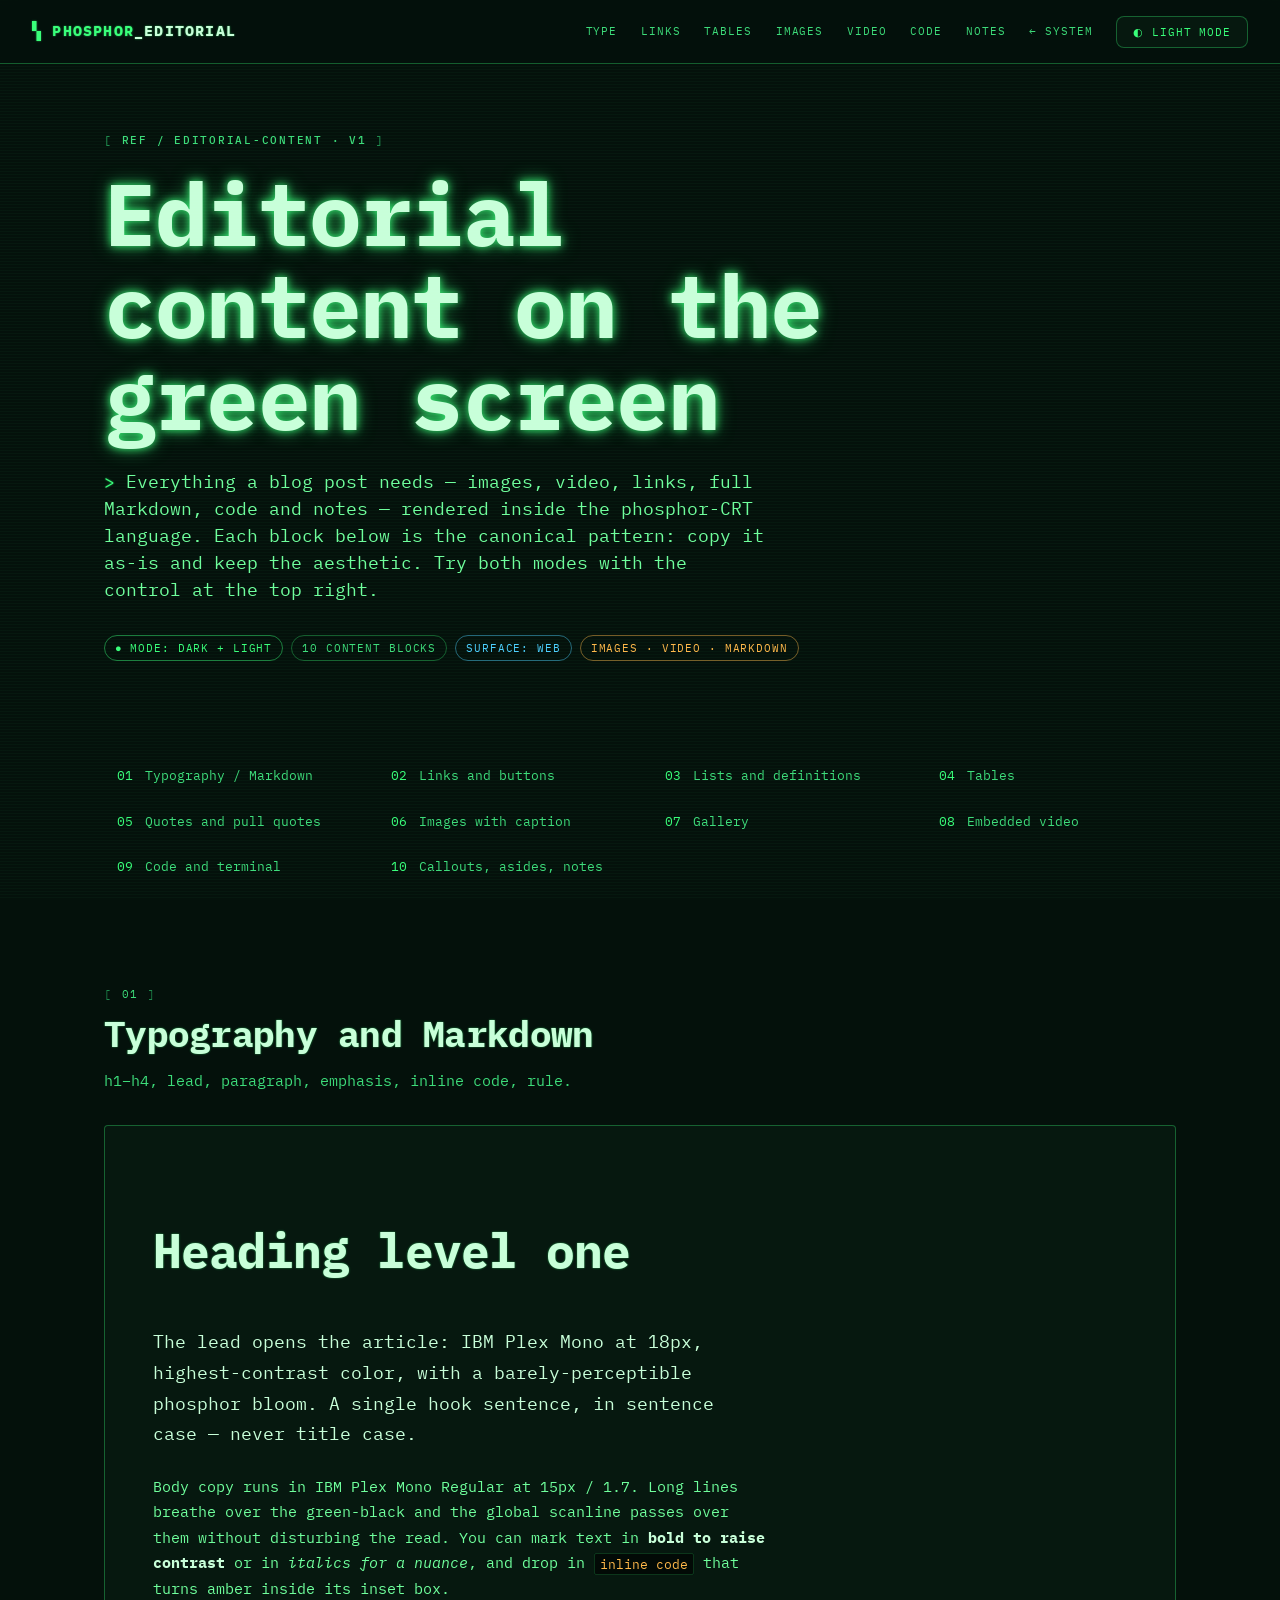
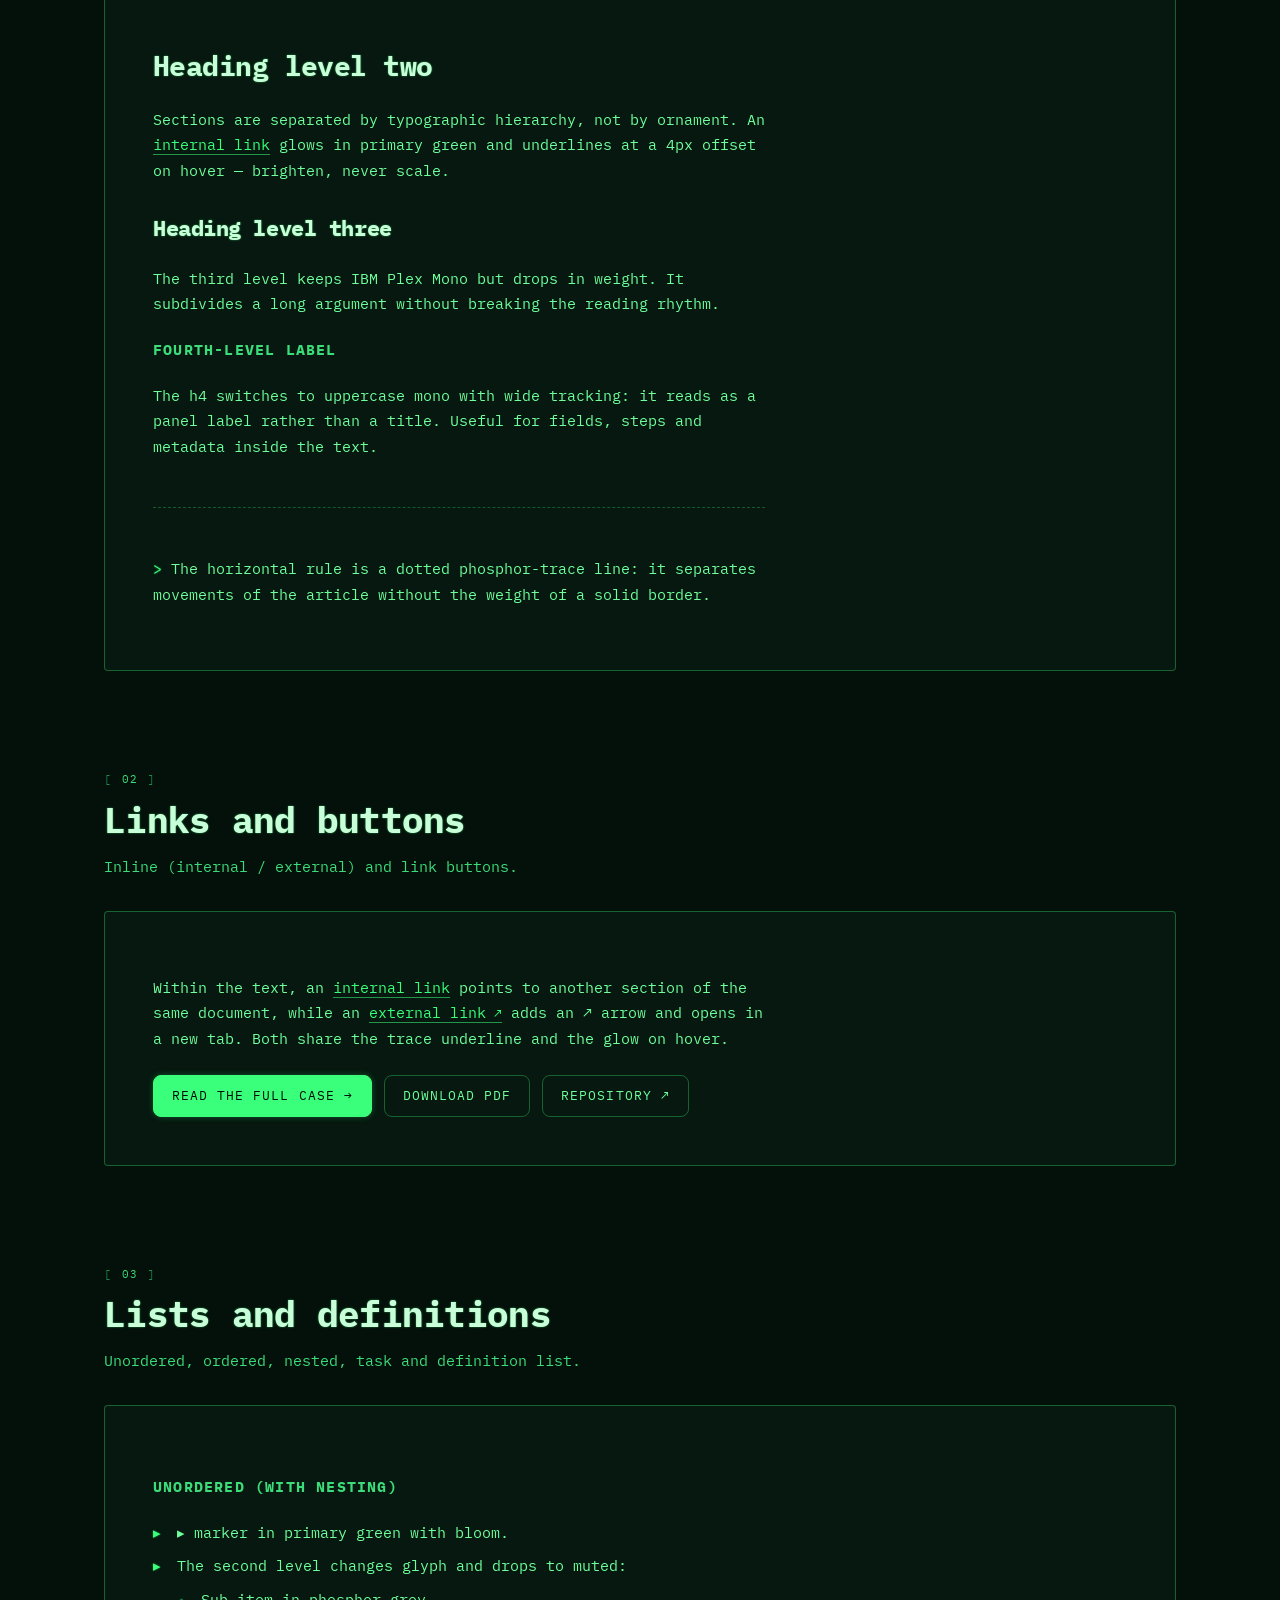
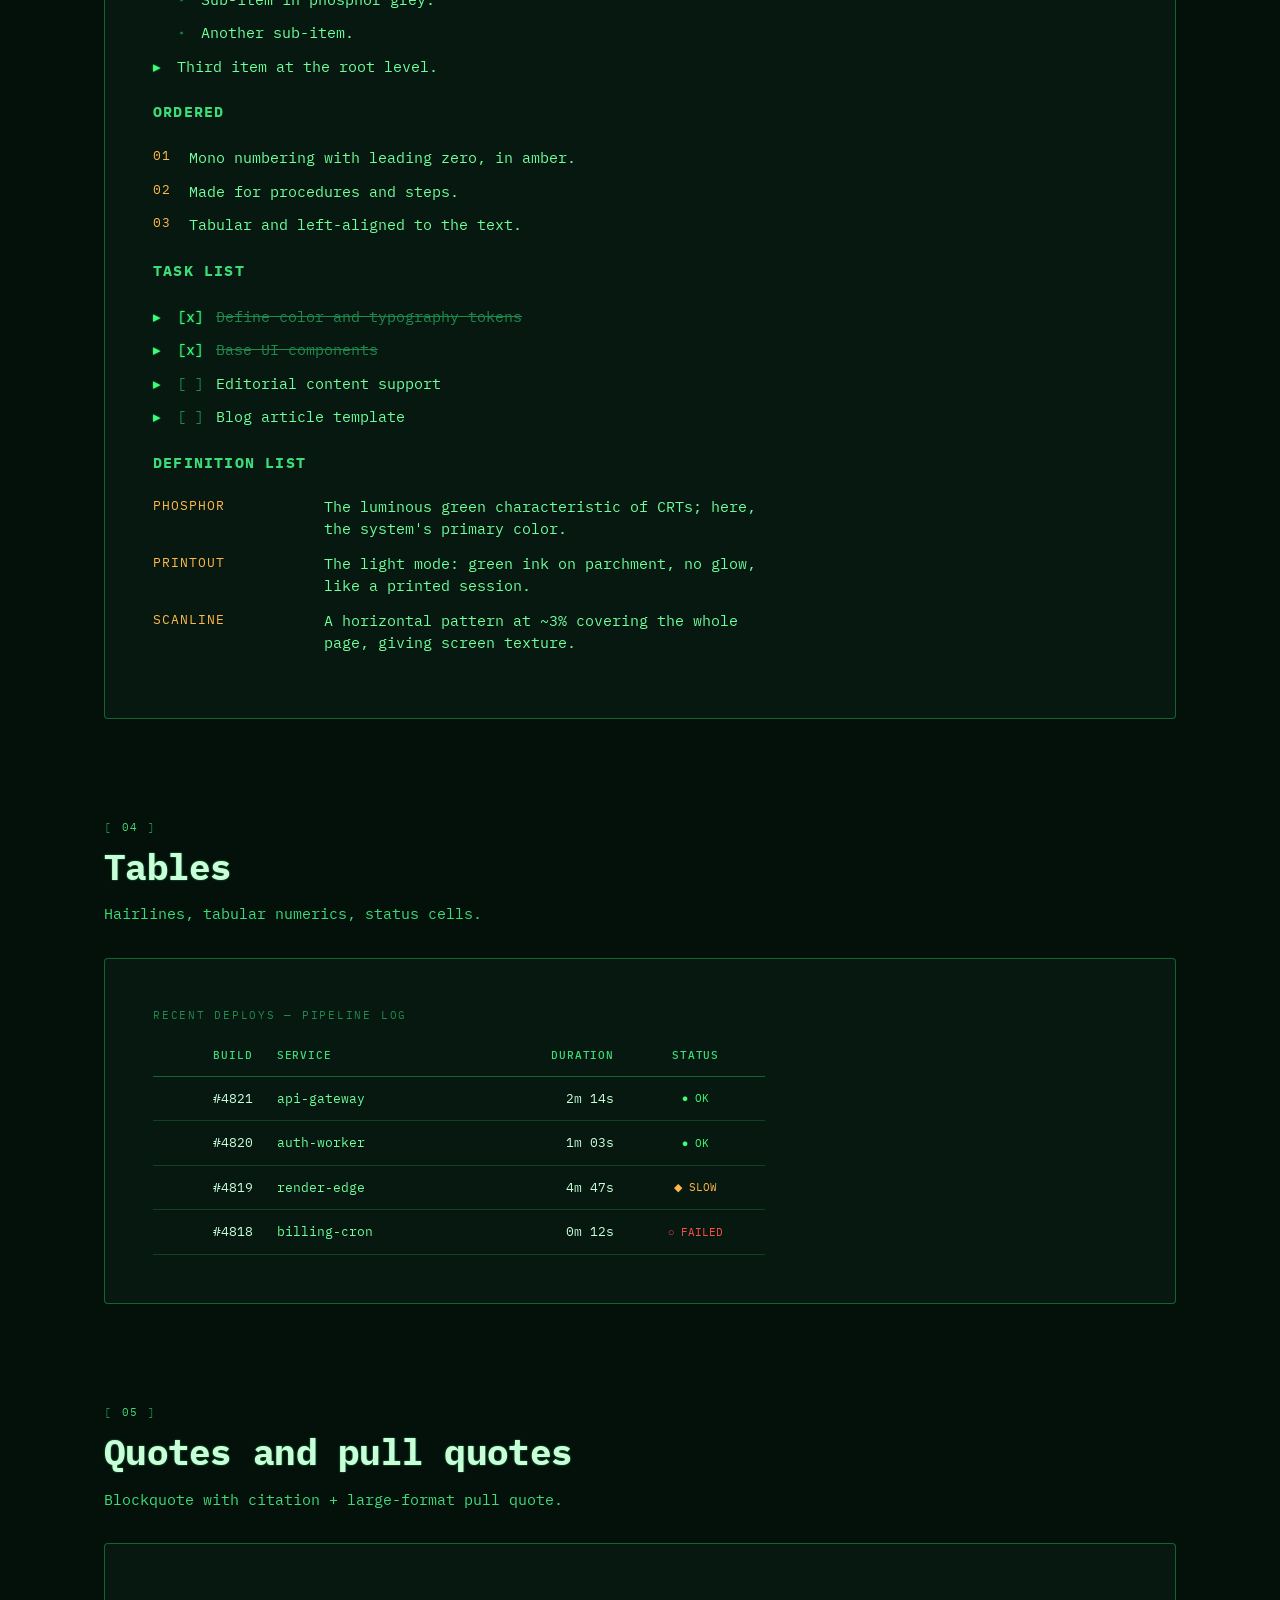
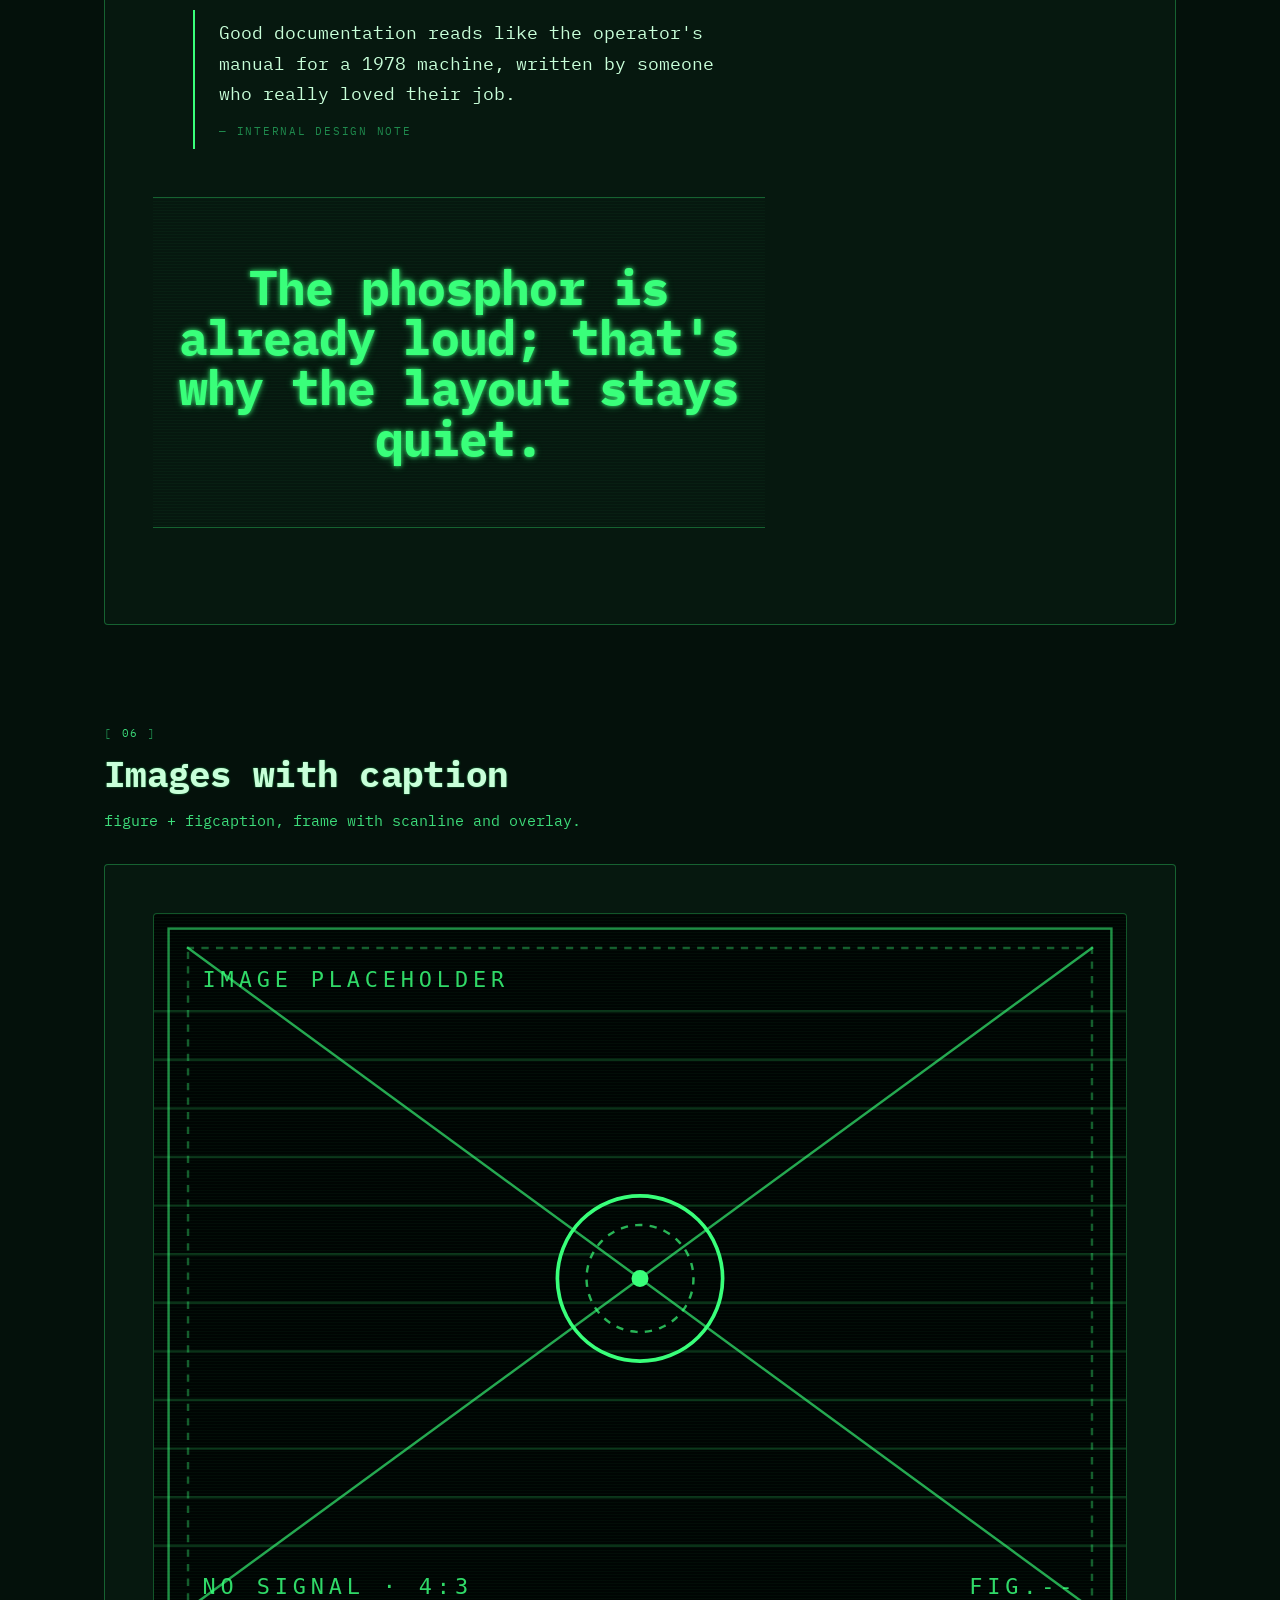
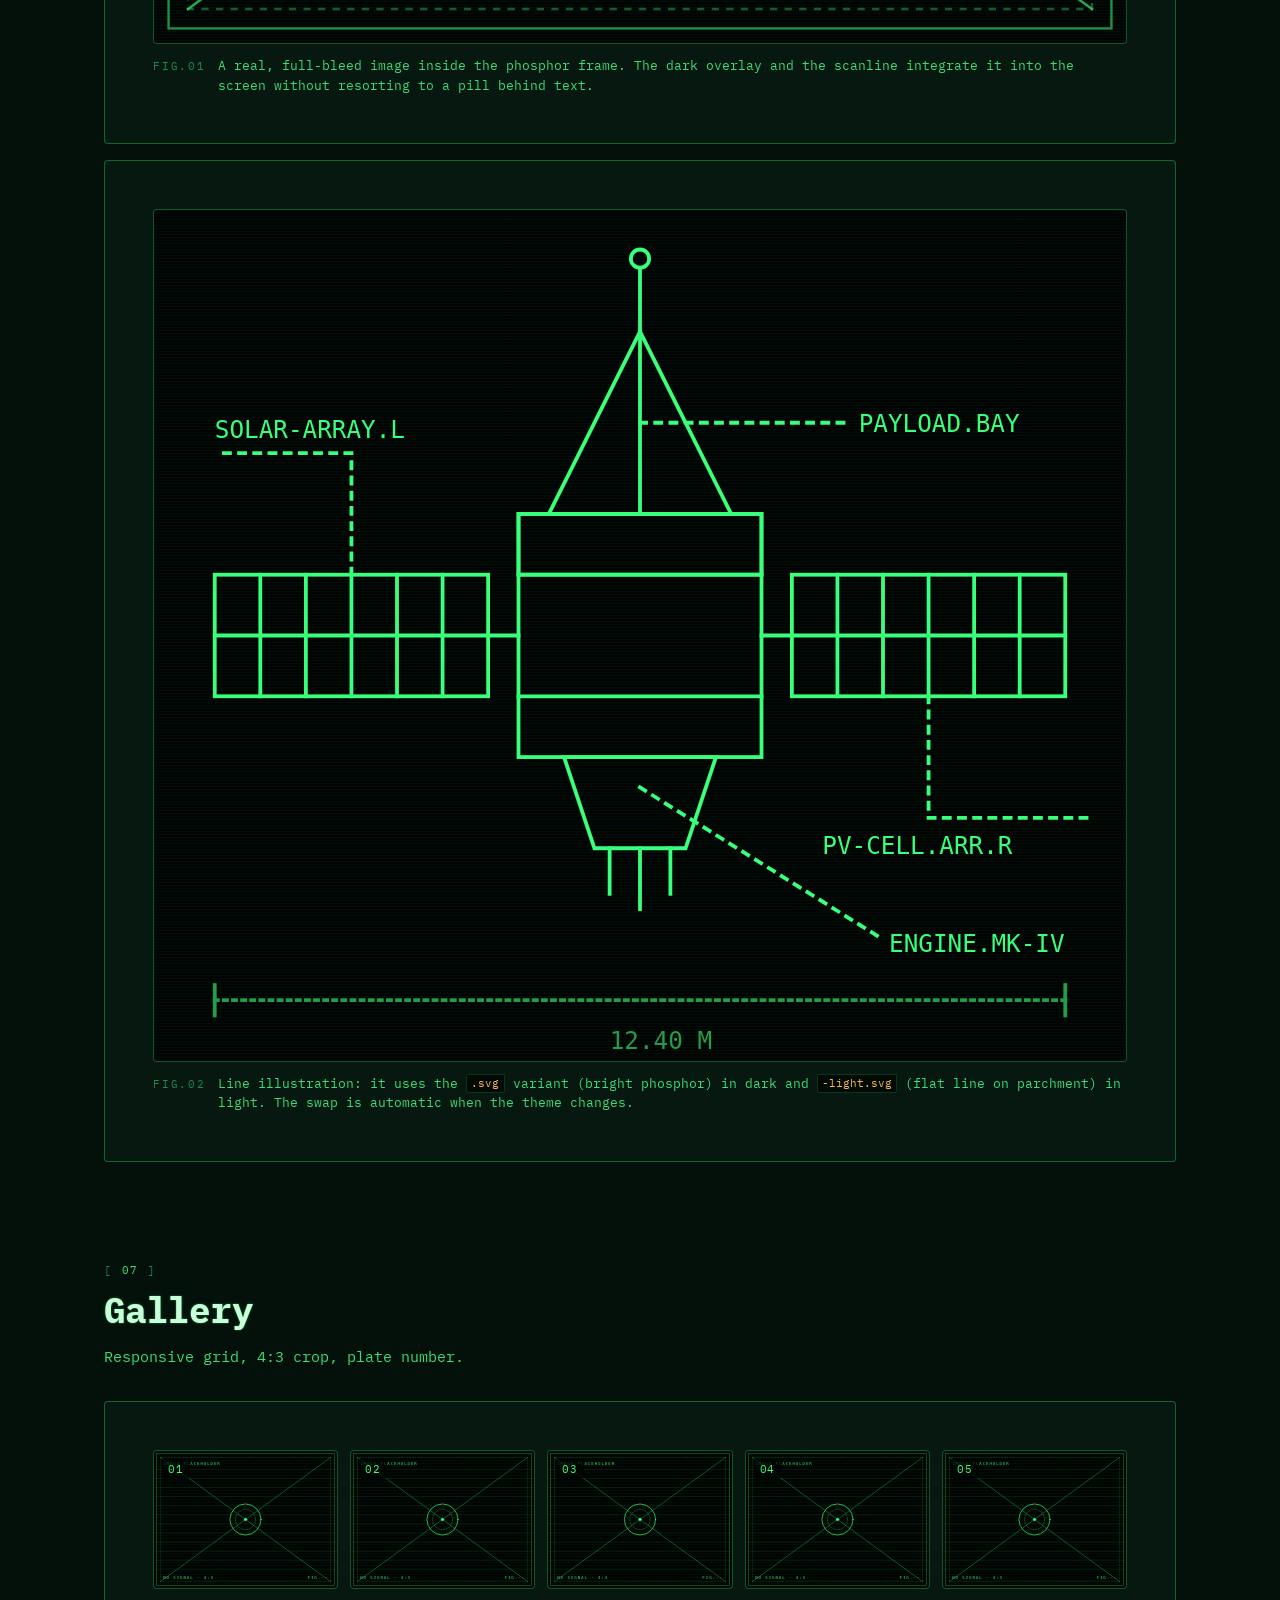
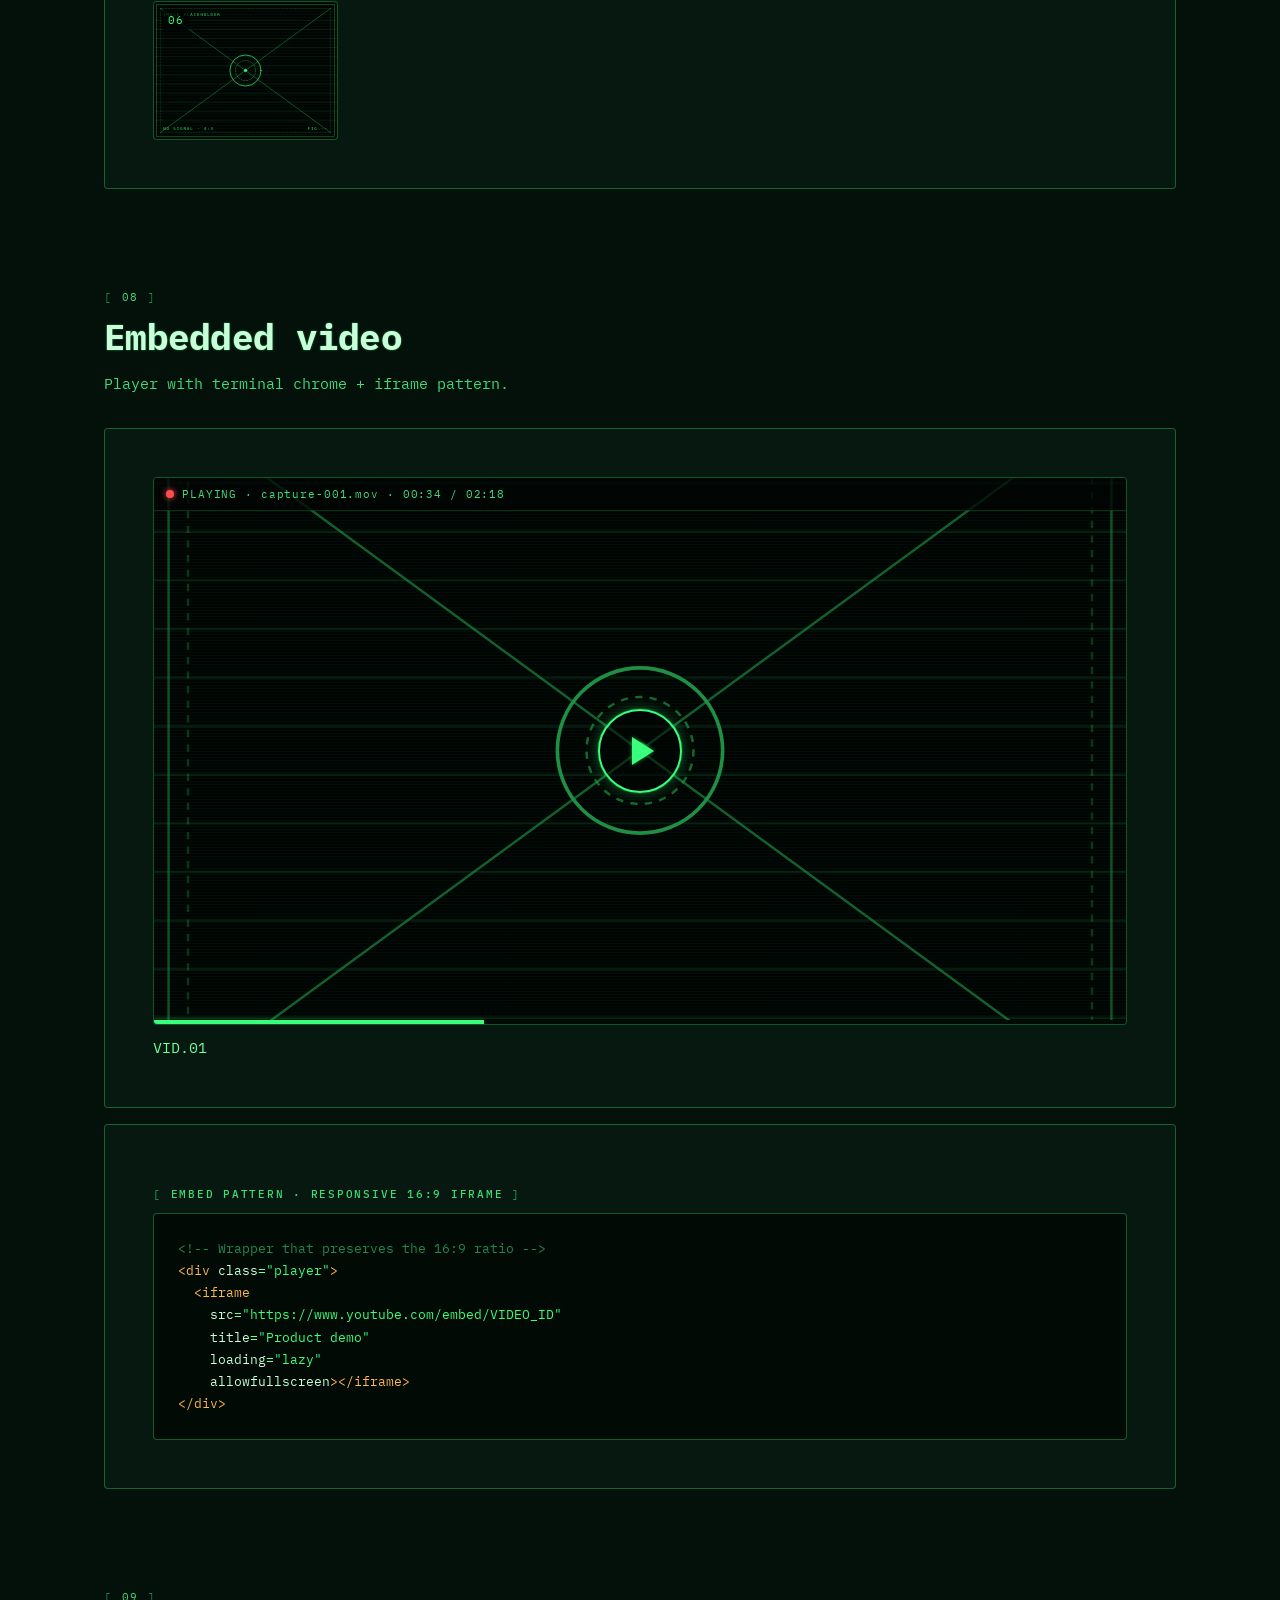
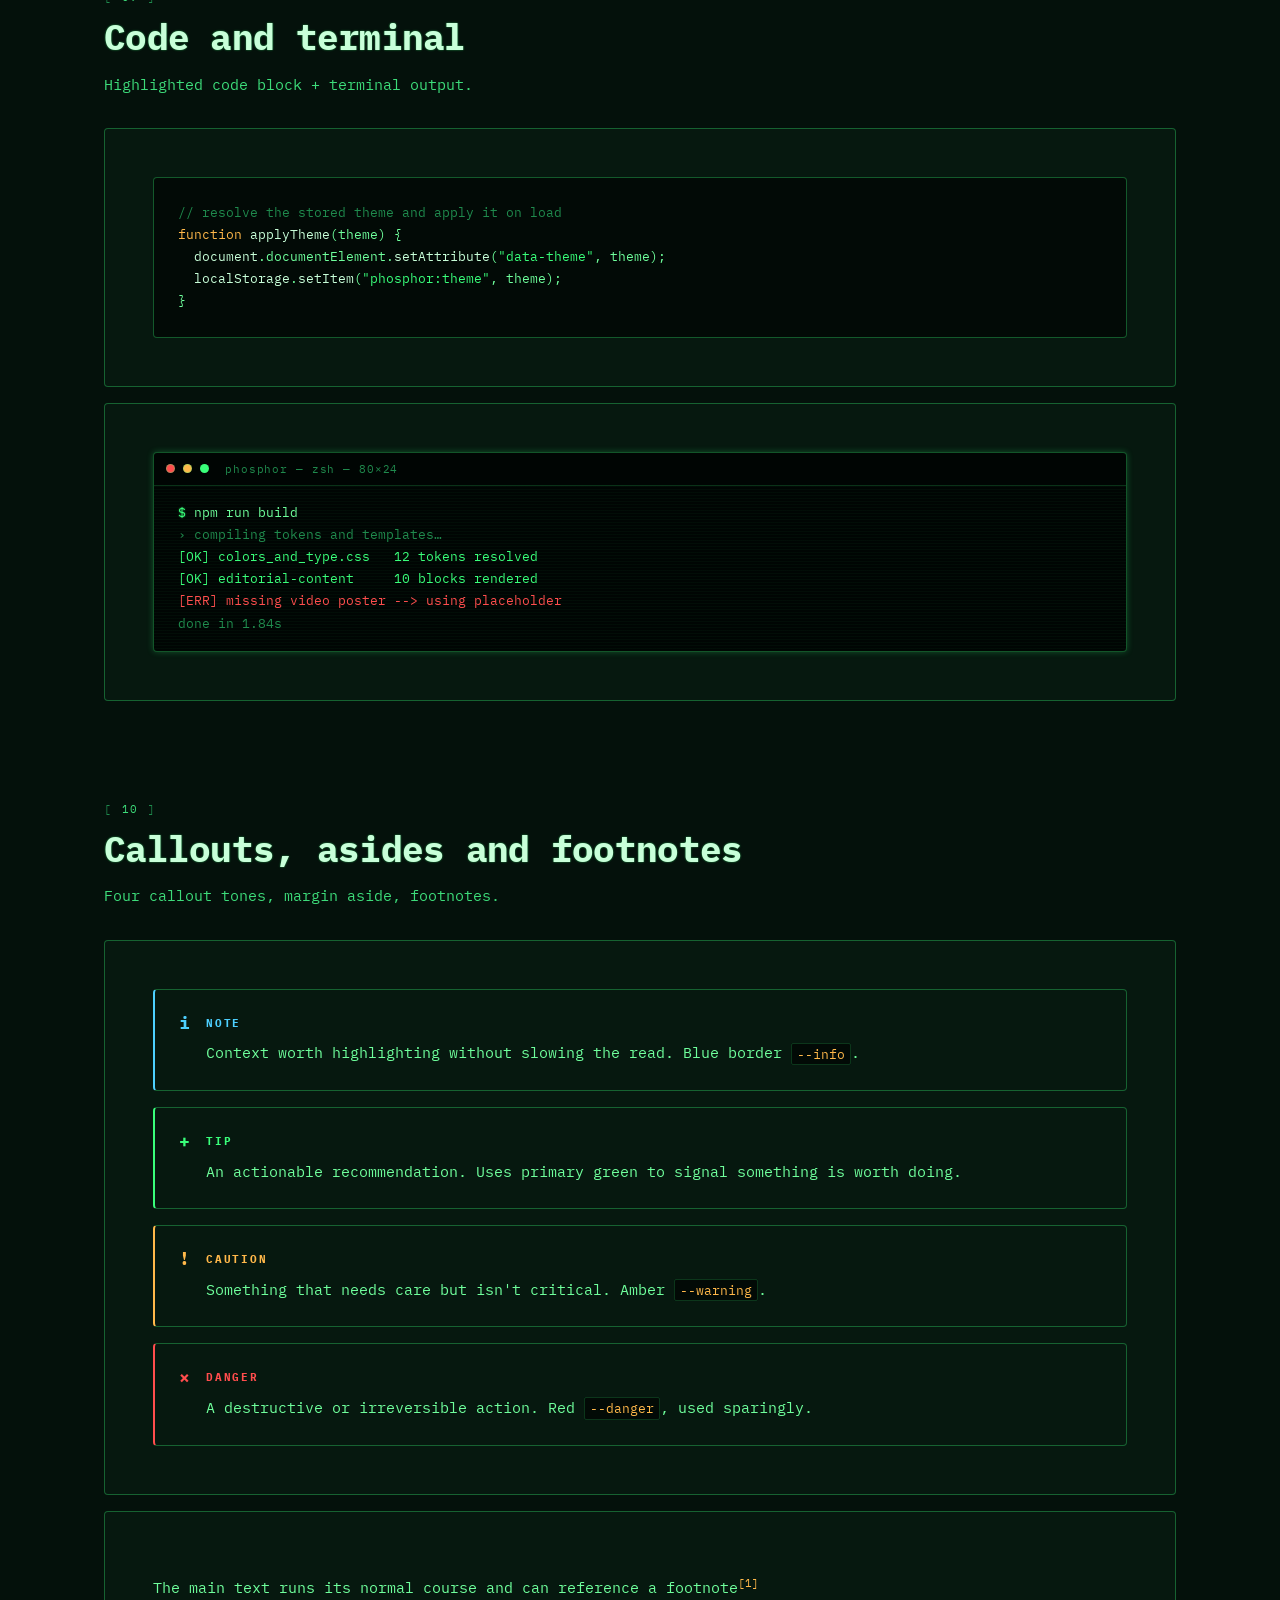
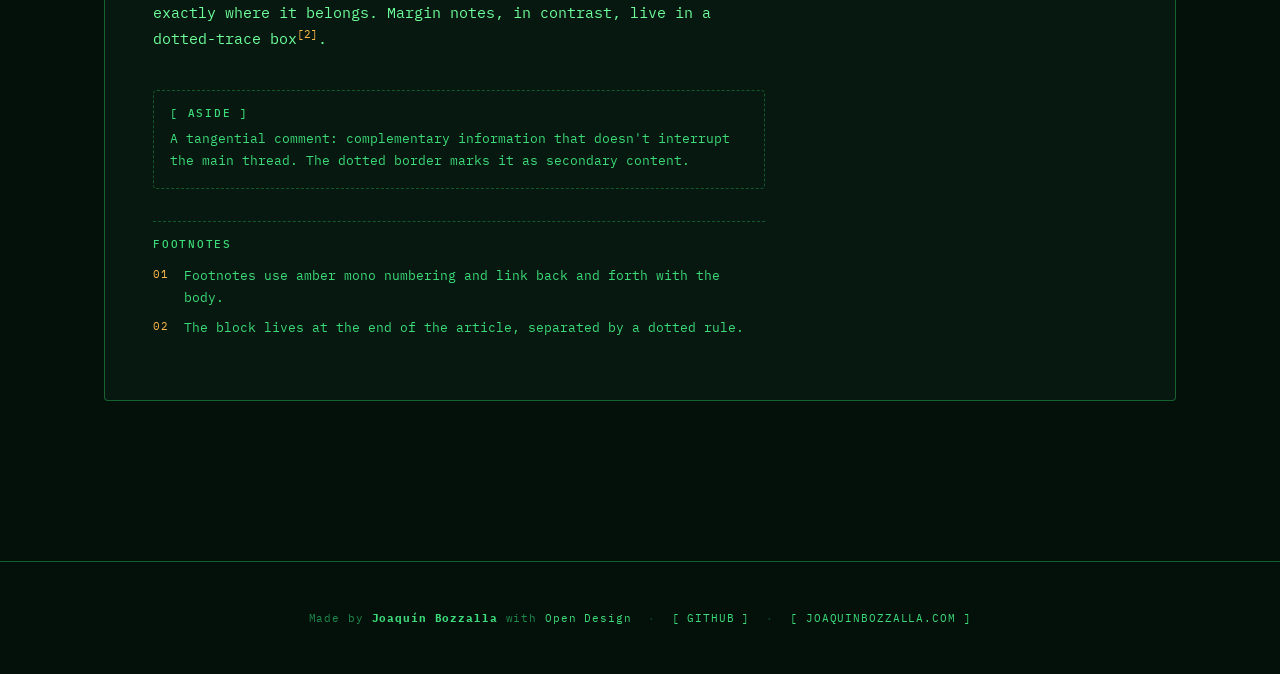
<file: editorial-content.html>
<!doctype html>
<html lang="en" data-theme="dark"><head>
<meta charset="utf-8">
<meta name="viewport" content="width=device-width, initial-scale=1">
<title>Editorial content · Phosphor CRT Design System</title>
<link rel="stylesheet" href="colors_and_type.css">
<style>
  /* =========================================================
     EDITORIAL CONTENT REFERENCE
     How long-form blog content renders inside the CRT system.
     Tokens come from colors_and_type.css — nothing invented.
     ========================================================= */

  *, *::before, *::after { box-sizing: border-box; }
  html, body { margin: 0; padding: 0; }
  html { scroll-behavior: smooth; scroll-padding-top: 96px; }
  body {
    background: var(--bg-1);
    color: var(--fg-1);
    font-family: var(--font-sans);
    font-size: var(--t-md);
    line-height: var(--lh-normal);
    -webkit-font-smoothing: antialiased;
    transition: background .25s var(--ease-out), color .25s var(--ease-out);
  }
  /* Page-level scanline + bloom — whisper quiet (~3%). */
  body::after {
    content: "";
    position: fixed; inset: 0;
    background: var(--scanline);
    pointer-events: none;
    z-index: 5;
    mix-blend-mode: screen;
  }
  :root[data-theme="light"] body::after { mix-blend-mode: multiply; }

  a { color: inherit; }
  img, video, svg { max-width: 100%; display: block; }

  /* ---------- shared label / prompt vocabulary ---------- */
  .k-label {
    font-family: var(--font-mono);
    font-size: var(--t-xs);
    text-transform: uppercase;
    letter-spacing: var(--tracking-wider);
    color: var(--fg-2);
  }
  .k-label--bracket::before { content: "[ "; color: var(--fg-3); }
  .k-label--bracket::after  { content: " ]"; color: var(--fg-3); }
  .k-prompt::before {
    content: "> ";
    color: var(--primary);
    font-family: var(--font-mono);
    text-shadow: var(--text-glow-sm);
  }

  /* ===================== HEADER (matches design-system.html) ===================== */
  header.site {
    position: fixed; top: 0; left: 0; right: 0; z-index: 100;
    height: 64px;
    display: flex; align-items: center; gap: var(--sp-5);
    padding: 0 clamp(var(--sp-4), 5vw, var(--sp-6));
    background: color-mix(in srgb, var(--bg-1) 82%, transparent);
    backdrop-filter: blur(10px);
    -webkit-backdrop-filter: blur(10px);
    border-bottom: var(--bw-1) solid var(--border-2);
  }
  .wordmark {
    font-family: var(--font-mono); font-weight: 700; font-size: var(--t-md);
    text-transform: uppercase; letter-spacing: var(--tracking-wide);
    color: var(--primary); text-shadow: var(--text-glow-sm);
    white-space: nowrap;
  }
  .wordmark b { color: var(--fg-0); }
  .site-nav { display: flex; gap: var(--sp-5); margin-left: auto; }
  .site-nav a {
    font-family: var(--font-mono); font-size: var(--t-xs);
    text-transform: uppercase; letter-spacing: var(--tracking-wide);
    color: var(--fg-2); text-decoration: none;
    transition: color var(--dur-fast) var(--ease-out), text-shadow var(--dur-fast) var(--ease-out);
  }
  .site-nav a:hover { color: var(--primary-hover); text-shadow: var(--text-glow-sm); }

  .theme-toggle {
    font-family: var(--font-mono); font-size: var(--t-xs);
    text-transform: uppercase; letter-spacing: var(--tracking-wide);
    color: var(--primary); background: var(--bg-2);
    border: var(--bw-1) solid var(--border-2); border-radius: var(--r-3);
    padding: var(--sp-2) var(--sp-4); cursor: pointer;
    transition: box-shadow var(--dur-fast) var(--ease-out), border-color var(--dur-fast) var(--ease-out);
  }
  .theme-toggle:hover { border-color: var(--border-3); box-shadow: var(--shadow-glow-sm); }
  @media (max-width: 860px) { .site-nav { display: none; } .theme-toggle { margin-left: auto; } }

  /* ===================== LAYOUT ===================== */
  main { max-width: 1200px; margin: 0 auto; padding: calc(64px + clamp(var(--sp-6), 5vw, var(--sp-8))) clamp(var(--sp-4), 5vw, var(--sp-8)) clamp(var(--sp-6), 5vw, var(--sp-9)); }

  /* hero — eyebrow + display headline + lead + meta badges (design-system vocabulary) */
  .page-head { margin-bottom: var(--sp-9); max-width: 820px; }
  .page-head h1 { margin: var(--sp-4) 0 var(--sp-5); }
  .page-head p { max-width: 60ch; }
  .meta-row { display: flex; flex-wrap: wrap; gap: var(--sp-2); margin-top: var(--sp-6); }
  .badge {
    display: inline-flex; align-items: center; gap: 6px;
    font-family: var(--font-mono); font-size: var(--t-xs);
    text-transform: uppercase; letter-spacing: var(--tracking-wide);
    padding: 4px 10px; border-radius: var(--r-pill);
    border: var(--bw-1) solid var(--border-2); color: var(--fg-2);
  }
  .badge.ok { color: var(--success); border-color: color-mix(in srgb, var(--success) 45%, transparent); }
  .badge.warn { color: var(--warning); border-color: color-mix(in srgb, var(--warning) 45%, transparent); }
  .badge.info { color: var(--info); border-color: color-mix(in srgb, var(--info) 45%, transparent); }

  /* spec section wrapper — one editorial component per block (block-head vocabulary) */
  .spec { margin-bottom: var(--sp-9); scroll-margin-top: 90px; }
  .spec > header { display: block; margin-bottom: var(--sp-6); }
  .spec > header .idx {
    font-family: var(--font-mono); font-size: var(--t-xs);
    text-transform: uppercase; letter-spacing: var(--tracking-wider);
    color: var(--fg-2);
  }
  .spec > header .idx::before { content: "[ "; color: var(--fg-3); }
  .spec > header .idx::after  { content: " ]"; color: var(--fg-3); }
  .spec > header h2 {
    font-family: var(--font-sans); font-weight: 700;
    font-size: var(--t-3xl); line-height: var(--lh-snug); letter-spacing: var(--tracking-tight);
    color: var(--fg-0); text-shadow: var(--text-glow-sm);
    margin: var(--sp-2) 0 var(--sp-3);
  }
  .spec > header .note { font-size: var(--t-md); color: var(--fg-2); max-width: 64ch; }

  /* the demo surface — opaque card, sharp CRT chrome */
  .demo {
    position: relative;
    background: var(--bg-2);
    border: var(--bw-1) solid var(--border-2);
    border-radius: var(--r-2);
    padding: clamp(var(--sp-5), 4vw, var(--sp-7));
  }
  .demo + .demo { margin-top: var(--sp-4); }

  /* === PROSE — the article body baseline === */
  .prose { max-width: 68ch; }
  .prose > * + * { margin-top: var(--sp-5); }
  .prose h1, .prose h2, .prose h3, .prose h4 {
    font-family: var(--font-sans); color: var(--fg-0);
    line-height: var(--lh-snug); letter-spacing: var(--tracking-tight);
    text-shadow: var(--text-glow-sm);
  }
  .prose h1 { font-size: var(--t-4xl); font-weight: 700; margin-top: var(--sp-7); }
  .prose h2 { font-size: var(--t-2xl); font-weight: 700; margin-top: var(--sp-7); }
  .prose h3 { font-size: var(--t-xl); font-weight: 700; margin-top: var(--sp-6); }
  .prose h4 {
    font-size: var(--t-md); font-weight: 700; margin-top: var(--sp-5);
    font-family: var(--font-mono); text-transform: uppercase;
    letter-spacing: var(--tracking-wide); color: var(--fg-2);
    text-shadow: none;
  }
  .prose p { color: var(--fg-1); line-height: var(--lh-loose); text-wrap: pretty; }
  .prose .lead { font-size: var(--t-lg); color: var(--fg-0); line-height: var(--lh-loose); }
  .prose strong { color: var(--fg-0); font-weight: 700; }
  .prose em { font-style: italic; color: var(--fg-1); }
  .prose hr { border: 0; border-top: var(--bw-1) dashed var(--border-dashed); margin: var(--sp-7) 0; }

  /* inline link — brighten + underline at offset, never scale */
  .prose a, a.inline-link {
    color: var(--primary); text-decoration: underline;
    text-decoration-thickness: 1px; text-underline-offset: 4px;
    text-decoration-color: var(--border-3);
    transition: color .15s, text-shadow .15s, text-decoration-color .15s;
  }
  .prose a:hover, a.inline-link:hover {
    color: var(--primary-hover); text-shadow: var(--text-glow-sm);
    text-decoration-color: var(--primary);
  }
  .prose a[target="_blank"]::after,
  a.inline-link[target="_blank"]::after { content: " ↗"; font-family: var(--font-mono); font-size: .85em; }

  /* inline code */
  .prose code, code.inline {
    font-family: var(--font-mono); font-size: .86em;
    background: var(--bg-inset); color: var(--accent);
    border: var(--bw-1) solid var(--border-1);
    border-radius: var(--r-1); padding: .12em .4em;
  }

  /* === LINK BUTTONS === */
  .btn-row { display: flex; flex-wrap: wrap; gap: var(--sp-3); align-items: center; }
  .btn {
    appearance: none; cursor: pointer; text-decoration: none;
    display: inline-flex; align-items: center; gap: var(--sp-2);
    font-family: var(--font-mono); font-size: var(--t-sm);
    text-transform: uppercase; letter-spacing: var(--tracking-wide);
    padding: 10px 18px; border-radius: var(--r-3);
    border: var(--bw-1) solid var(--border-2);
    transition: color .15s, background .15s, box-shadow .15s, border-color .15s;
  }
  .btn-primary { background: var(--primary); color: var(--primary-ink); border-color: var(--primary); box-shadow: var(--shadow-glow-sm); }
  .btn-primary:hover { background: var(--primary-hover); box-shadow: var(--shadow-glow-md); }
  .btn-primary:active { background: var(--primary-press); box-shadow: inset 0 0 12px rgba(0,0,0,.5); }
  .btn-secondary { background: transparent; color: var(--fg-1); }
  .btn-secondary:hover { color: var(--primary-hover); border-color: var(--border-3); box-shadow: var(--shadow-glow-sm); }

  /* === LISTS === */
  .prose ul, .prose ol { padding-left: 1.4em; color: var(--fg-1); line-height: var(--lh-loose); }
  .prose li + li { margin-top: var(--sp-2); }
  .prose ul { list-style: none; padding-left: 0; }
  .prose ul > li { position: relative; padding-left: 1.6em; }
  .prose ul > li::before {
    content: "▸"; position: absolute; left: 0; top: 0;
    color: var(--primary); font-family: var(--font-mono);
    text-shadow: var(--text-glow-sm);
  }
  .prose ul ul { margin-top: var(--sp-2); }
  .prose ul ul > li::before { content: "·"; color: var(--fg-3); }
  .prose ol { list-style: none; counter-reset: li; padding-left: 0; }
  .prose ol > li { position: relative; padding-left: 2.4em; counter-increment: li; }
  .prose ol > li::before {
    content: counter(li, decimal-leading-zero); position: absolute; left: 0; top: 0;
    color: var(--accent); font-family: var(--font-mono); font-size: .85em;
    letter-spacing: var(--tracking-wide);
  }
  /* task list */
  .task-list { list-style: none; padding-left: 0; }
  .task-list li { display: flex; align-items: baseline; gap: var(--sp-3); }
  .task-list .box { font-family: var(--font-mono); color: var(--fg-3); }
  .task-list .done .box { color: var(--primary); text-shadow: var(--text-glow-sm); }
  .task-list .done span:last-child { color: var(--fg-3); text-decoration: line-through; }
  /* definition list */
  .prose dl { display: grid; grid-template-columns: minmax(120px, 1fr) 3fr; gap: var(--sp-3) var(--sp-5); }
  .prose dt { font-family: var(--font-mono); font-size: var(--t-sm); text-transform: uppercase; letter-spacing: var(--tracking-wide); color: var(--accent); }
  .prose dd { margin: 0; color: var(--fg-1); }

  /* === TABLE === */
  .prose table { width: 100%; border-collapse: collapse; font-size: var(--t-sm); }
  .prose caption { text-align: left; font-family: var(--font-mono); font-size: var(--t-xs); text-transform: uppercase; letter-spacing: var(--tracking-wider); color: var(--fg-3); padding-bottom: var(--sp-3); }
  .prose thead th {
    text-align: left; font-family: var(--font-mono); font-weight: 500;
    text-transform: uppercase; letter-spacing: var(--tracking-wide);
    font-size: var(--t-xs); color: var(--fg-2);
    padding: var(--sp-3); border-bottom: var(--bw-1) solid var(--border-2);
  }
  .prose tbody td { padding: var(--sp-3); border-bottom: var(--bw-1) solid var(--border-1); color: var(--fg-1); }
  .prose tbody tr:hover td { background: var(--bg-3); }
  /* Per-column alignment — header always matches its cells. */
  .prose th.num, .prose td.num { text-align: right; }
  .prose th.center, .prose td.center, .prose th.status, .prose td.status-cell { text-align: center; }
  .prose td.num { font-family: var(--font-mono); font-variant-numeric: tabular-nums; color: var(--fg-0); }
  .status-cell { font-family: var(--font-mono); font-size: var(--t-xs); }
  .status-cell.ok { color: var(--success); } .status-cell.warn { color: var(--warning); } .status-cell.err { color: var(--danger); }

  /* === BLOCKQUOTE === */
  blockquote.bq {
    border-left: var(--bw-2) solid var(--primary);
    padding: var(--sp-2) 0 var(--sp-2) var(--sp-5);
    color: var(--fg-0); font-size: var(--t-lg); line-height: var(--lh-loose);
  }
  blockquote.bq cite { display: block; margin-top: var(--sp-3); font-style: normal; font-family: var(--font-mono); font-size: var(--t-xs); text-transform: uppercase; letter-spacing: var(--tracking-wider); color: var(--fg-3); }
  blockquote.bq cite::before { content: "— "; }

  /* pull quote — large, glowing, scanlined */
  .pullquote {
    position: relative; text-align: center;
    padding: var(--sp-8) var(--sp-5); margin: var(--sp-7) 0;
    border-block: var(--bw-1) solid var(--border-2);
    overflow: hidden;
  }
  .pullquote::before { content: ""; position: absolute; inset: 0; background: var(--scanline); pointer-events: none; }
  .pullquote q {
    font-family: var(--font-sans); font-weight: 700;
    font-size: clamp(var(--t-2xl), 4vw, var(--t-4xl));
    line-height: var(--lh-tight); letter-spacing: var(--tracking-tight);
    color: var(--primary); text-shadow: var(--text-glow-md); quotes: none;
  }

  /* === FIGURE / IMAGE === */
  figure.fig { margin: 0; }
  figure.fig .frame {
    position: relative; border: var(--bw-1) solid var(--border-2);
    border-radius: var(--r-2); overflow: hidden; background: var(--bg-0);
  }
  figure.fig .frame::after { content: ""; position: absolute; inset: 0; background: var(--scanline); pointer-events: none; }
  figure.fig img { width: 100%; height: auto; }
  figure.fig figcaption {
    display: flex; gap: var(--sp-3); align-items: baseline;
    margin-top: var(--sp-3); font-size: var(--t-sm); color: var(--fg-2); line-height: var(--lh-normal);
  }
  figure.fig figcaption .tag { font-family: var(--font-mono); font-size: var(--t-xs); text-transform: uppercase; letter-spacing: var(--tracking-wider); color: var(--fg-3); white-space: nowrap; }

  /* === GALLERY === */
  .gallery { display: grid; grid-template-columns: repeat(auto-fit, minmax(180px, 1fr)); gap: var(--sp-3); }
  .gallery a {
    position: relative; display: block; aspect-ratio: 4/3; overflow: hidden;
    border: var(--bw-1) solid var(--border-2); border-radius: var(--r-2); background: var(--bg-0);
  }
  .gallery img { width: 100%; height: 100%; object-fit: cover; transition: filter .2s, opacity .2s; }
  .gallery a::after { content: ""; position: absolute; inset: 0; background: var(--scanline); pointer-events: none; }
  .gallery a::before {
    content: attr(data-n); position: absolute; top: var(--sp-2); left: var(--sp-2); z-index: 2;
    font-family: var(--font-mono); font-size: var(--t-xs); letter-spacing: var(--tracking-wide);
    color: var(--primary); background: color-mix(in srgb, var(--bg-0) 70%, transparent); padding: 2px 6px; border-radius: var(--r-1);
  }
  .gallery a:hover { box-shadow: var(--shadow-glow-md); border-color: var(--border-3); }
  .gallery a:hover img { opacity: .85; }

  /* === VIDEO === */
  .video-figure { margin: 0; }
  .player {
    position: relative; aspect-ratio: 16/9; overflow: hidden;
    border: var(--bw-1) solid var(--border-2); border-radius: var(--r-2); background: var(--bg-0);
  }
  .player img { width: 100%; height: 100%; object-fit: cover; opacity: .55; }
  .player::after { content: ""; position: absolute; inset: 0; background: var(--scanline); pointer-events: none; }
  .player .bar {
    position: absolute; top: 0; left: 0; right: 0; z-index: 3;
    display: flex; align-items: center; gap: var(--sp-2);
    padding: var(--sp-2) var(--sp-3); font-family: var(--font-mono);
    font-size: var(--t-xs); color: var(--fg-2); letter-spacing: var(--tracking-wide);
    background: color-mix(in srgb, var(--bg-0) 75%, transparent);
    border-bottom: var(--bw-1) solid var(--border-1);
  }
  .player .dot { width: 8px; height: 8px; border-radius: 50%; background: var(--fg-4); }
  .player .dot.live { background: var(--danger); box-shadow: 0 0 6px var(--danger); }
  .player .play {
    position: absolute; inset: 0; z-index: 2; display: grid; place-items: center;
    background: transparent; border: 0; cursor: pointer; color: var(--primary);
  }
  .player .play .disc {
    width: 84px; height: 84px; border-radius: 50%;
    border: var(--bw-2) solid var(--primary); display: grid; place-items: center;
    box-shadow: var(--shadow-glow-md); background: color-mix(in srgb, var(--bg-0) 50%, transparent);
    transition: box-shadow .2s, background .2s;
  }
  .player .play:hover .disc { box-shadow: var(--shadow-glow-lg); background: color-mix(in srgb, var(--primary) 12%, transparent); }
  .player .play .disc::before { content: ""; border-style: solid; border-width: 14px 0 14px 22px; border-color: transparent transparent transparent var(--primary); margin-left: 6px; filter: drop-shadow(var(--text-glow-sm)); }
  .player .scrub { position: absolute; left: 0; right: 0; bottom: 0; z-index: 3; height: 4px; background: var(--bg-inset); }
  .player .scrub i { display: block; height: 100%; width: 34%; background: var(--primary); box-shadow: var(--shadow-glow-sm); }

  /* === CODE / TERMINAL === */
  pre.code {
    margin: 0; background: var(--bg-inset);
    border: var(--bw-1) solid var(--border-2); border-radius: var(--r-2);
    padding: var(--sp-5); overflow-x: auto;
    font-family: var(--font-mono); font-size: var(--t-sm); line-height: var(--lh-loose);
    color: var(--fg-1);
  }
  pre.code .c { color: var(--fg-3); } /* comment */
  pre.code .k { color: var(--accent); } /* keyword */
  pre.code .s { color: var(--primary); } /* string */
  pre.code .f { color: var(--fg-0); } /* fn / ident */

  .terminal {
    background: var(--bg-0); border: var(--bw-1) solid var(--border-2);
    border-radius: var(--r-2); overflow: hidden; box-shadow: var(--shadow-glow-sm);
  }
  .terminal .tbar {
    display: flex; align-items: center; gap: var(--sp-2);
    padding: var(--sp-2) var(--sp-3); border-bottom: var(--bw-1) solid var(--border-1);
    font-family: var(--font-mono); font-size: var(--t-xs); color: var(--fg-3); letter-spacing: var(--tracking-wide);
  }
  .terminal .tbar .d { width: 9px; height: 9px; border-radius: 50%; border: 1px solid var(--border-2); }
  .terminal .tbar .d:nth-child(1) { background: var(--danger); }
  .terminal .tbar .d:nth-child(2) { background: var(--warning); }
  .terminal .tbar .d:nth-child(3) { background: var(--success); }
  .terminal .tbar .title { margin-left: var(--sp-2); }
  .terminal .tbody {
    position: relative; padding: var(--sp-4) var(--sp-5);
    font-family: var(--font-mono); font-size: var(--t-sm); line-height: var(--lh-loose);
    color: var(--fg-1);
  }
  .terminal .tbody::after { content: ""; position: absolute; inset: 0; background: var(--scanline); pointer-events: none; }
  .terminal .line { white-space: pre-wrap; }
  .terminal .cmd::before { content: "$ "; color: var(--primary); text-shadow: var(--text-glow-sm); }
  .terminal .ok { color: var(--success); }
  .terminal .err { color: var(--danger); }
  .terminal .dim { color: var(--fg-3); }

  /* === CALLOUTS / ASIDES === */
  .callout {
    display: grid; grid-template-columns: auto 1fr; gap: var(--sp-4);
    padding: var(--sp-5); border-radius: var(--r-2);
    border: var(--bw-1) solid var(--border-2); background: var(--bg-2);
  }
  .callout + .callout { margin-top: var(--sp-4); }
  .callout .ico { font-family: var(--font-mono); font-weight: 700; font-size: var(--t-lg); line-height: 1; }
  .callout .body { color: var(--fg-1); line-height: var(--lh-loose); }
  .callout .body strong { display: block; font-family: var(--font-mono); font-size: var(--t-xs); text-transform: uppercase; letter-spacing: var(--tracking-wider); margin-bottom: var(--sp-2); }
  .callout.note   { border-left: var(--bw-2) solid var(--info); }    .callout.note .ico, .callout.note strong { color: var(--info); }
  .callout.tip    { border-left: var(--bw-2) solid var(--primary); } .callout.tip .ico, .callout.tip strong { color: var(--primary); }
  .callout.warn   { border-left: var(--bw-2) solid var(--warning); } .callout.warn .ico, .callout.warn strong { color: var(--warning); }
  .callout.danger { border-left: var(--bw-2) solid var(--danger); }  .callout.danger .ico, .callout.danger strong { color: var(--danger); }

  /* aside / margin note */
  .with-aside { display: grid; grid-template-columns: 1fr; gap: var(--sp-5); }
  aside.margin-note {
    border: var(--bw-1) dashed var(--border-dashed); border-radius: var(--r-2);
    padding: var(--sp-4); background: var(--bg-2);
    font-size: var(--t-sm); color: var(--fg-2); line-height: var(--lh-loose);
  }
  aside.margin-note .k-label { display: block; margin-bottom: var(--sp-2); }

  /* footnotes */
  sup.fnref { font-family: var(--font-mono); font-size: .7em; }
  sup.fnref a { color: var(--accent); text-decoration: none; }
  sup.fnref a:hover { text-shadow: var(--text-glow-sm); }
  .footnotes { margin-top: var(--sp-6); padding-top: var(--sp-4); border-top: var(--bw-1) dashed var(--border-dashed); }
  .footnotes ol { list-style: none; counter-reset: fn; padding-left: 0; font-size: var(--t-sm); color: var(--fg-2); }
  .footnotes li { counter-increment: fn; padding-left: 2em; position: relative; line-height: var(--lh-loose); }
  .footnotes li + li { margin-top: var(--sp-2); }
  .footnotes li::before { content: "[" counter(fn) "]"; position: absolute; left: 0; font-family: var(--font-mono); color: var(--accent); }

  /* === TOC / index of components === */
  .toc { display: grid; grid-template-columns: repeat(auto-fit, minmax(220px, 1fr)); gap: var(--sp-2) var(--sp-5); margin-bottom: var(--sp-9); }
  .toc a {
    display: flex; align-items: baseline; gap: var(--sp-3); text-decoration: none;
    padding: var(--sp-2) var(--sp-3); border-radius: var(--r-1);
    border: var(--bw-1) solid transparent; color: var(--fg-2);
    font-family: var(--font-mono); font-size: var(--t-sm);
    transition: color .15s, border-color .15s, background .15s;
  }
  .toc a .n { color: var(--primary); }
  .toc a:hover { color: var(--fg-0); border-color: var(--border-2); background: var(--bg-2); }

  /* ===================== FOOTER ===================== */
  footer.site {
    border-top: var(--bw-1) solid var(--border-2);
    padding: var(--sp-7) clamp(var(--sp-4), 5vw, var(--sp-8));
    display: flex; flex-wrap: wrap; justify-content: center; align-items: center;
    gap: var(--sp-4);
    font-family: var(--font-mono); font-size: var(--t-xs); color: var(--fg-3);
    letter-spacing: var(--tracking-wide); text-align: center;
  }
  footer.site b { color: var(--fg-2); }
  footer.site .sep { color: var(--fg-4); }
  footer.site a {
    color: var(--fg-2); text-decoration: none;
    transition: color var(--dur-fast) var(--ease-out), text-shadow var(--dur-fast) var(--ease-out);
  }
  footer.site a:hover { color: var(--primary-hover); text-shadow: var(--text-glow-sm); }

  /* ===================== RESPONSIVE ===================== */
  @media (max-width: 720px) {
    .prose dl { grid-template-columns: 1fr; gap: var(--sp-1); }
    .prose dd { margin-bottom: var(--sp-3); }
    .prose table { font-size: var(--t-xs); }
  }

  @media (prefers-reduced-motion: reduce) {
    *, *::before, *::after { animation: none !important; transition: none !important; }
  }
</style>
</head>
<body style="">
  <header class="site">
    <span class="wordmark">▚ PHOSPHOR<b>_EDITORIAL</b></span>
    <nav class="site-nav" aria-label="Sections">
      <a href="#typography">Type</a>
      <a href="#links">Links</a>
      <a href="#tables">Tables</a>
      <a href="#images">Images</a>
      <a href="#video">Video</a>
      <a href="#code">Code</a>
      <a href="#callouts">Notes</a>
      <a href="design-system.html">&larr; System</a>
    </nav>
    <button class="theme-toggle" id="theme-toggle" type="button">◐ LIGHT MODE</button>
  </header>

  <main>
    <div class="page-head">
      <span class="k-label k-label--bracket eyebrow">REF / EDITORIAL-CONTENT · v1</span>
      <h1 class="k-display">Editorial content on the green screen</h1>
      <p class="k-lead k-prompt">Everything a blog post needs — images, video, links, full Markdown, code and notes — rendered inside the phosphor-CRT language. Each block below is the canonical pattern: copy it as-is and keep the aesthetic. Try both modes with the control at the top right.</p>
      <div class="meta-row">
        <span class="badge ok">● MODE: DARK + LIGHT</span>
        <span class="badge">10 CONTENT BLOCKS</span>
        <span class="badge info">SURFACE: WEB</span>
        <span class="badge warn">IMAGES · VIDEO · MARKDOWN</span>
      </div>
    </div>

    <nav class="toc" aria-label="Component index">
      <a href="#typography"><span class="n">01</span> Typography / Markdown</a>
      <a href="#links"><span class="n">02</span> Links and buttons</a>
      <a href="#lists"><span class="n">03</span> Lists and definitions</a>
      <a href="#tables"><span class="n">04</span> Tables</a>
      <a href="#quotes"><span class="n">05</span> Quotes and pull quotes</a>
      <a href="#images"><span class="n">06</span> Images with caption</a>
      <a href="#gallery"><span class="n">07</span> Gallery</a>
      <a href="#video"><span class="n">08</span> Embedded video</a>
      <a href="#code"><span class="n">09</span> Code and terminal</a>
      <a href="#callouts"><span class="n">10</span> Callouts, asides, notes</a>
    </nav>

    <!-- ===================== 01 · TYPOGRAPHY / MARKDOWN ===================== -->
    <section class="spec" id="typography">
      <header>
        <span class="idx">01</span>
        <h2>Typography and Markdown</h2>
        <p class="note">h1–h4, lead, paragraph, emphasis, inline code, rule.</p>
      </header>
      <div class="demo">
        <article class="prose">
          <h1>Heading level one</h1>
          <p class="lead">The lead opens the article: IBM Plex Mono at 18px, highest-contrast color, with a barely-perceptible phosphor bloom. A single hook sentence, in sentence case — never title case.</p>
          <p>Body copy runs in IBM Plex Mono Regular at 15px / 1.7. Long lines breathe over the green-black and the global scanline passes over them without disturbing the read. You can mark text in <strong>bold to raise contrast</strong> or in <em>italics for a nuance</em>, and drop in <code class="inline">inline code</code> that turns amber inside its inset box.</p>
          <h2>Heading level two</h2>
          <p>Sections are separated by typographic hierarchy, not by ornament. An <a href="#links">internal link</a> glows in primary green and underlines at a 4px offset on hover — brighten, never scale.</p>
          <h3>Heading level three</h3>
          <p>The third level keeps IBM Plex Mono but drops in weight. It subdivides a long argument without breaking the reading rhythm.</p>
          <h4>Fourth-level label</h4>
          <p>The h4 switches to uppercase mono with wide tracking: it reads as a panel label rather than a title. Useful for fields, steps and metadata inside the text.</p>
          <hr>
          <p class="k-prompt">The horizontal rule is a dotted phosphor-trace line: it separates movements of the article without the weight of a solid border.</p>
        </article>
      </div>
    </section>

    <!-- ===================== 02 · LINKS & BUTTONS ===================== -->
    <section class="spec" id="links">
      <header>
        <span class="idx">02</span>
        <h2>Links and buttons</h2>
        <p class="note">Inline (internal / external) and link buttons.</p>
      </header>
      <div class="demo">
        <article class="prose">
          <p>Within the text, an <a href="#typography">internal link</a> points to another section of the same document, while an <a href="https://example.com" target="_blank" rel="noopener">external link</a> adds an ↗ arrow and opens in a new tab. Both share the trace underline and the glow on hover.</p>
        </article>
        <div class="btn-row" style="margin-top: var(--sp-5);">
          <a class="btn btn-primary" href="#">Read the full case →</a>
          <a class="btn btn-secondary" href="#">Download PDF</a>
          <a class="btn btn-secondary" href="https://example.com" target="_blank" rel="noopener">Repository ↗</a>
        </div>
      </div>
    </section>

    <!-- ===================== 03 · LISTS ===================== -->
    <section class="spec" id="lists">
      <header>
        <span class="idx">03</span>
        <h2>Lists and definitions</h2>
        <p class="note">Unordered, ordered, nested, task and definition list.</p>
      </header>
      <div class="demo">
        <article class="prose">
          <h4>Unordered (with nesting)</h4>
          <ul>
            <li>▸ marker in primary green with bloom.</li>
            <li>The second level changes glyph and drops to muted:
              <ul>
                <li>Sub-item in phosphor grey.</li>
                <li>Another sub-item.</li>
              </ul>
            </li>
            <li>Third item at the root level.</li>
          </ul>
          <h4>Ordered</h4>
          <ol>
            <li>Mono numbering with leading zero, in amber.</li>
            <li>Made for procedures and steps.</li>
            <li>Tabular and left-aligned to the text.</li>
          </ol>
          <h4>Task list</h4>
          <ul class="task-list">
            <li class="done"><span class="box">[x]</span><span>Define color and typography tokens</span></li>
            <li class="done"><span class="box">[x]</span><span>Base UI components</span></li>
            <li><span class="box">[ ]</span><span>Editorial content support</span></li>
            <li><span class="box">[ ]</span><span>Blog article template</span></li>
          </ul>
          <h4>Definition list</h4>
          <dl>
            <dt>Phosphor</dt><dd>The luminous green characteristic of CRTs; here, the system's primary color.</dd>
            <dt>Printout</dt><dd>The light mode: green ink on parchment, no glow, like a printed session.</dd>
            <dt>Scanline</dt><dd>A horizontal pattern at ~3% covering the whole page, giving screen texture.</dd>
          </dl>
        </article>
      </div>
    </section>

    <!-- ===================== 04 · TABLES ===================== -->
    <section class="spec" id="tables">
      <header>
        <span class="idx">04</span>
        <h2>Tables</h2>
        <p class="note">Hairlines, tabular numerics, status cells.</p>
      </header>
      <div class="demo">
        <article class="prose">
          <table>
            <caption>Recent deploys — pipeline log</caption>
            <thead>
              <tr><th class="num">Build</th><th>Service</th><th class="num">Duration</th><th class="status">Status</th></tr>
            </thead>
            <tbody>
              <tr><td class="num">#4821</td><td>api-gateway</td><td class="num">2m 14s</td><td class="status-cell ok">● OK</td></tr>
              <tr><td class="num">#4820</td><td>auth-worker</td><td class="num">1m 03s</td><td class="status-cell ok">● OK</td></tr>
              <tr><td class="num">#4819</td><td>render-edge</td><td class="num">4m 47s</td><td class="status-cell warn">◆ SLOW</td></tr>
              <tr><td class="num">#4818</td><td>billing-cron</td><td class="num">0m 12s</td><td class="status-cell err">○ FAILED</td></tr>
            </tbody>
          </table>
        </article>
      </div>
    </section>

    <!-- ===================== 05 · QUOTES ===================== -->
    <section class="spec" id="quotes">
      <header>
        <span class="idx">05</span>
        <h2>Quotes and pull quotes</h2>
        <p class="note">Blockquote with citation + large-format pull quote.</p>
      </header>
      <div class="demo">
        <article class="prose">
          <blockquote class="bq">
            Good documentation reads like the operator's manual for a 1978 machine, written by someone who really loved their job.
            <cite>Internal design note</cite>
          </blockquote>
          <div class="pullquote">
            <q>The phosphor is already loud; that's why the layout stays quiet.</q>
          </div>
        </article>
      </div>
    </section>

    <!-- ===================== 06 · IMAGES ===================== -->
    <section class="spec" id="images">
      <header>
        <span class="idx">06</span>
        <h2>Images with caption</h2>
        <p class="note">figure + figcaption, frame with scanline and overlay.</p>
      </header>
      <div class="demo">
        <figure class="fig">
          <div class="frame"><img src="illustrations/placeholder-photo.svg" data-illu="illustrations/placeholder-photo.svg" alt="Image placeholder — drop in your own 4:3 photo." loading="lazy"></div>
          <figcaption>
            <span class="tag">FIG.01</span>
            <span>A real, full-bleed image inside the phosphor frame. The dark overlay and the scanline integrate it into the screen without resorting to a pill behind text.</span>
          </figcaption>
        </figure>
      </div>
      <div class="demo">
        <figure class="fig">
          <div class="frame"><img src="illustrations/satellite-blueprint.svg" data-illu="illustrations/satellite-blueprint.svg" alt="Line blueprint of a satellite." loading="lazy"></div>
          <figcaption>
            <span class="tag">FIG.02</span>
            <span>Line illustration: it uses the <code class="inline">.svg</code> variant (bright phosphor) in dark and <code class="inline">-light.svg</code> (flat line on parchment) in light. The swap is automatic when the theme changes.</span>
          </figcaption>
        </figure>
      </div>
    </section>

    <!-- ===================== 07 · GALLERY ===================== -->
    <section class="spec" id="gallery">
      <header>
        <span class="idx">07</span>
        <h2>Gallery</h2>
        <p class="note">Responsive grid, 4:3 crop, plate number.</p>
      </header>
      <div class="demo">
        <div class="gallery">
          <a href="illustrations/placeholder-photo.svg" data-n="01"><img src="illustrations/placeholder-photo.svg" data-illu="illustrations/placeholder-photo.svg" alt="Image placeholder 01" loading="lazy"></a>
          <a href="illustrations/placeholder-photo.svg" data-n="02"><img src="illustrations/placeholder-photo.svg" data-illu="illustrations/placeholder-photo.svg" alt="Image placeholder 02" loading="lazy"></a>
          <a href="illustrations/placeholder-photo.svg" data-n="03"><img src="illustrations/placeholder-photo.svg" data-illu="illustrations/placeholder-photo.svg" alt="Image placeholder 03" loading="lazy"></a>
          <a href="illustrations/placeholder-photo.svg" data-n="04"><img src="illustrations/placeholder-photo.svg" data-illu="illustrations/placeholder-photo.svg" alt="Image placeholder 04" loading="lazy"></a>
          <a href="illustrations/placeholder-photo.svg" data-n="05"><img src="illustrations/placeholder-photo.svg" data-illu="illustrations/placeholder-photo.svg" alt="Image placeholder 05" loading="lazy"></a>
          <a href="illustrations/placeholder-photo.svg" data-n="06"><img src="illustrations/placeholder-photo.svg" data-illu="illustrations/placeholder-photo.svg" alt="Image placeholder 06" loading="lazy"></a>
        </div>
      </div>
    </section>

    <!-- ===================== 08 · VIDEO ===================== -->
    <section class="spec" id="video">
      <header>
        <span class="idx">08</span>
        <h2>Embedded video</h2>
        <p class="note">Player with terminal chrome + iframe pattern.</p>
      </header>
      <div class="demo">
        <figure class="video-figure">
          <div class="player">
            <div class="bar"><span class="dot live"></span> PLAYING · capture-001.mov · 00:34 / 02:18</div>
            <img src="illustrations/placeholder-photo.svg" data-illu="illustrations/placeholder-photo.svg" alt="Video placeholder — swap in your own poster frame." loading="lazy">
            <button class="play" type="button" aria-label="Play"><span class="disc"></span></button>
            <div class="scrub"><i></i></div>
          </div>
          <figcaption class="fig"><span class="tag" style="margin-top:var(--sp-3);display:inline-block;">VID.01</span></figcaption>
        </figure>
      </div>
      <div class="demo">
        <h4 class="k-label k-label--bracket" style="margin-bottom:var(--sp-3);">EMBED PATTERN · responsive 16:9 iframe</h4>
        <pre class="code"><span class="c">&lt;!-- Wrapper that preserves the 16:9 ratio --&gt;</span>
<span class="k">&lt;div</span> <span class="f">class</span>=<span class="s">"player"</span><span class="k">&gt;</span>
  <span class="k">&lt;iframe</span>
    <span class="f">src</span>=<span class="s">"https://www.youtube.com/embed/VIDEO_ID"</span>
    <span class="f">title</span>=<span class="s">"Product demo"</span>
    <span class="f">loading</span>=<span class="s">"lazy"</span>
    <span class="f">allowfullscreen</span><span class="k">&gt;&lt;/iframe&gt;</span>
<span class="k">&lt;/div&gt;</span></pre>
      </div>
    </section>

    <!-- ===================== 09 · CODE & TERMINAL ===================== -->
    <section class="spec" id="code">
      <header>
        <span class="idx">09</span>
        <h2>Code and terminal</h2>
        <p class="note">Highlighted code block + terminal output.</p>
      </header>
      <div class="demo">
        <pre class="code"><span class="c">// resolve the stored theme and apply it on load</span>
<span class="k">function</span> <span class="f">applyTheme</span>(theme) {
  <span class="f">document</span>.documentElement.<span class="f">setAttribute</span>(<span class="s">"data-theme"</span>, theme);
  <span class="f">localStorage</span>.<span class="f">setItem</span>(<span class="s">"phosphor:theme"</span>, theme);
}</pre>
      </div>
      <div class="demo">
        <div class="terminal">
          <div class="tbar"><span class="d"></span><span class="d"></span><span class="d"></span><span class="title">phosphor — zsh — 80×24</span></div>
          <div class="tbody">
<div class="line cmd">npm run build</div>
<div class="line dim">› compiling tokens and templates…</div>
<div class="line ok">[OK] colors_and_type.css   12 tokens resolved</div>
<div class="line ok">[OK] editorial-content     10 blocks rendered</div>
<div class="line err">[ERR] missing video poster --&gt; using placeholder</div>
<div class="line dim">done in 1.84s</div>
          </div>
        </div>
      </div>
    </section>

    <!-- ===================== 10 · CALLOUTS / ASIDES / FOOTNOTES ===================== -->
    <section class="spec" id="callouts">
      <header>
        <span class="idx">10</span>
        <h2>Callouts, asides and footnotes</h2>
        <p class="note">Four callout tones, margin aside, footnotes.</p>
      </header>
      <div class="demo">
        <div class="callout note"><span class="ico">i</span><div class="body"><strong>Note</strong>Context worth highlighting without slowing the read. Blue border <code class="inline">--info</code>.</div></div>
        <div class="callout tip"><span class="ico">+</span><div class="body"><strong>Tip</strong>An actionable recommendation. Uses primary green to signal something is worth doing.</div></div>
        <div class="callout warn"><span class="ico">!</span><div class="body"><strong>Caution</strong>Something that needs care but isn't critical. Amber <code class="inline">--warning</code>.</div></div>
        <div class="callout danger"><span class="ico">×</span><div class="body"><strong>Danger</strong>A destructive or irreversible action. Red <code class="inline">--danger</code>, used sparingly.</div></div>
      </div>
      <div class="demo">
        <article class="prose">
          <div class="with-aside">
            <p>The main text runs its normal course and can reference a footnote<sup class="fnref"><a href="#fn1" id="fnref1">[1]</a></sup> exactly where it belongs. Margin notes, in contrast, live in a dotted-trace box<sup class="fnref"><a href="#fn2" id="fnref2">[2]</a></sup>.</p>
            <aside class="margin-note">
              <span class="k-label">[ ASIDE ]</span>
              A tangential comment: complementary information that doesn't interrupt the main thread. The dotted border marks it as secondary content.
            </aside>
          </div>
          <div class="footnotes">
            <span class="k-label" style="display:block;margin-bottom:var(--sp-3);">FOOTNOTES</span>
            <ol>
              <li id="fn1">Footnotes use amber mono numbering and link back and forth with the body.</li>
              <li id="fn2">The block lives at the end of the article, separated by a dotted rule.</li>
            </ol>
          </div>
        </article>
      </div>
    </section>

  </main>

  <footer class="site">
    <span>Made by <b>Joaquín Bozzalla</b> with <a href="https://github.com/nexu-io/open-design" target="_blank" rel="noopener">Open Design</a></span>
    <span class="sep">·</span>
    <a href="https://github.com/joaquinbozzalla" target="_blank" rel="noopener">[ GITHUB ]</a>
    <span class="sep">·</span>
    <a href="https://joaquinbozzalla.com" target="_blank" rel="noopener">[ JOAQUINBOZZALLA.COM ]</a>
  </footer>

  <script>
    (function () {
      var root = document.documentElement;
      var KEY = "ds:theme";   // shared with design-system.html so the mode carries across pages
      var toggle = document.getElementById("theme-toggle");
      function apply(theme) {
        root.setAttribute("data-theme", theme);
        toggle.textContent = theme === "light" ? "◑ DARK MODE" : "◐ LIGHT MODE";
        try { localStorage.setItem(KEY, theme); } catch (e) {}
        swapIllustrations(theme);
      }
      // Illustrations ship in dark (*.svg) + light (*-light.svg) variants.
      function swapIllustrations(theme) {
        document.querySelectorAll("img[data-illu]").forEach(function (img) {
          var base = img.getAttribute("data-illu");
          img.src = theme === "light" ? base.replace(".svg", "-light.svg") : base;
        });
      }
      toggle.addEventListener("click", function () {
        apply(root.getAttribute("data-theme") === "light" ? "dark" : "light");
      });
      var saved = "dark";
      try { saved = localStorage.getItem(KEY) || "dark"; } catch (e) {}
      apply(saved);

      // Video play affordance — purely demonstrative toggle (no real media bundled).
      document.addEventListener("click", function (e) {
        var play = e.target.closest(".player .play");
        if (!play) return;
        var bar = play.closest(".player").querySelector(".dot");
        if (bar) bar.classList.toggle("live");
        play.querySelector(".disc").style.opacity = play.querySelector(".disc").style.opacity === "0" ? "1" : "0";
      });
    })();
  </script>


</body></html>
</file>
<file: colors_and_type.css>
/* =============================================================
   PHOSPHOR CRT DESIGN SYSTEM — colors_and_type.css (brand-agnostic)
   Inspired by old CRT/phosphor terminals. Light + dark modes.
   ============================================================= */

/* ---------- FONTS ---------- */
/* IBM Plex Mono — self-hosted, the machine-room voice of the system.
   Primary across the whole system: UI, body, and display. */

/* IBM Plex Mono — self-hosted TTF (the system mono). */
@font-face { font-family: "IBM Plex Mono"; src: url("fonts/ibm-plex-mono/mpoqnq0r-IBMPlexMono-Light.ttf") format("truetype"); font-weight: 300; font-style: normal; font-display: swap; }
@font-face { font-family: "IBM Plex Mono"; src: url("fonts/ibm-plex-mono/mpoqnq0p-IBMPlexMono-LightItalic.ttf") format("truetype"); font-weight: 300; font-style: italic; font-display: swap; }
@font-face { font-family: "IBM Plex Mono"; src: url("fonts/ibm-plex-mono/mpoqnq0p-IBMPlexMono-Regular.ttf") format("truetype"); font-weight: 400; font-style: normal; font-display: swap; }
@font-face { font-family: "IBM Plex Mono"; src: url("fonts/ibm-plex-mono/mpoqnq0s-IBMPlexMono-Italic.ttf") format("truetype"); font-weight: 400; font-style: italic; font-display: swap; }
@font-face { font-family: "IBM Plex Mono"; src: url("fonts/ibm-plex-mono/mpoqnq0z-IBMPlexMono-Medium.ttf") format("truetype"); font-weight: 500; font-style: normal; font-display: swap; }
@font-face { font-family: "IBM Plex Mono"; src: url("fonts/ibm-plex-mono/mpoqnq0t-IBMPlexMono-MediumItalic.ttf") format("truetype"); font-weight: 500; font-style: italic; font-display: swap; }
@font-face { font-family: "IBM Plex Mono"; src: url("fonts/ibm-plex-mono/mpoqnq0z-IBMPlexMono-SemiBold.ttf") format("truetype"); font-weight: 600; font-style: normal; font-display: swap; }
@font-face { font-family: "IBM Plex Mono"; src: url("fonts/ibm-plex-mono/mpoqnq0w-IBMPlexMono-Bold.ttf") format("truetype"); font-weight: 700; font-style: normal; font-display: swap; }
@font-face { font-family: "IBM Plex Mono"; src: url("fonts/ibm-plex-mono/mpoqnq0u-IBMPlexMono-BoldItalic.ttf") format("truetype"); font-weight: 700; font-style: italic; font-display: swap; }

/* ---------- TOKENS — DARK MODE (default) ----------
   Phosphor-on-black: the canonical look of this system. */
:root,
:root[data-theme="dark"] {
  /* Surface — graded blacks with a hint of green chroma */
  --bg-0:   #000503;          /* deepest, the void behind everything */
  --bg-1:   #04110b;          /* page background */
  --bg-2:   #06180f;          /* card / panel */
  --bg-3:   #0a2418;          /* raised / hover */
  --bg-inset: #020a06;        /* inset (input, code block) */

  /* Foreground — phosphor green spectrum */
  --fg-0:   #c8ffd9;          /* highest contrast / titles */
  --fg-1:   #6fff9c;          /* default body */
  --fg-2:   #3ddc7a;          /* secondary body / labels */
  --fg-3:   #1f8a4d;          /* muted / placeholder */
  --fg-4:   #0d4a29;          /* very muted / dividers-as-text */

  /* Primary — the iconic phosphor green */
  --primary:        #39ff7a;
  --primary-hover:  #6fff9c;
  --primary-press:  #1fd95f;
  --primary-ink:    #021107;  /* text on top of primary */
  --primary-glow:   rgba(57, 255, 122, 0.55);

  /* Accent — amber CRT (the other vintage screen color) */
  --accent:         #ffb84a;
  --accent-glow:    rgba(255, 184, 74, 0.5);

  /* Semantic */
  --success: #39ff7a;
  --warning: #ffb84a;
  --danger:  #ff4d4d;
  --info:    #4dd0ff;

  /* Borders — phosphor traces */
  --border-1: rgba(57, 255, 122, 0.18);   /* hairline divider */
  --border-2: rgba(57, 255, 122, 0.32);   /* card border */
  --border-3: rgba(57, 255, 122, 0.55);   /* active border / focus */
  --border-dashed: rgba(57, 255, 122, 0.28);

  /* Effects */
  --scanline:    repeating-linear-gradient(
    to bottom,
    rgba(57, 255, 122, 0.03) 0px,
    rgba(57, 255, 122, 0.03) 1px,
    transparent 1px,
    transparent 3px
  );
  --noise-opacity: 0.04;

  /* Shadows — phosphor glow, not gaussian shadow */
  --shadow-glow-sm: 0 0 6px rgba(57, 255, 122, 0.25);
  --shadow-glow-md: 0 0 14px rgba(57, 255, 122, 0.35), 0 0 2px rgba(57, 255, 122, 0.6);
  --shadow-glow-lg: 0 0 28px rgba(57, 255, 122, 0.45), 0 0 4px rgba(57, 255, 122, 0.7);
  --shadow-inner:   inset 0 0 24px rgba(0, 0, 0, 0.85), inset 0 0 80px rgba(0, 0, 0, 0.4);

  /* Text shadow — phosphor bloom */
  --text-glow-sm: 0 0 2px rgba(57, 255, 122, 0.6);
  --text-glow-md: 0 0 4px rgba(57, 255, 122, 0.8), 0 0 8px rgba(57, 255, 122, 0.4);
  --text-glow-lg: 0 0 8px rgba(57, 255, 122, 0.9), 0 0 18px rgba(57, 255, 122, 0.5);
}

/* ---------- TOKENS — LIGHT MODE ----------
   Inverted phosphor: green ink on a parchment/screen of off-white.
   Like reading a printout of the terminal session. */
:root[data-theme="light"] {
  --bg-0:   #e8ecd9;
  --bg-1:   #f1f3e3;
  --bg-2:   #f7f8ec;
  --bg-3:   #ecefd6;
  --bg-inset: #e0e4cf;

  --fg-0:   #0a3318;
  --fg-1:   #0f5a2a;
  --fg-2:   #1e7a40;
  --fg-3:   #4a9b66;
  --fg-4:   #8ab59c;

  --primary:        #0f7a3a;
  --primary-hover:  #0a5a2a;
  --primary-press:  #074421;
  --primary-ink:    #f1f3e3;
  --primary-glow:   rgba(15, 122, 58, 0.22);

  --accent:         #b8631a;
  --accent-glow:    rgba(184, 99, 26, 0.25);

  --success: #0f7a3a;
  --warning: #b8631a;
  --danger:  #b41818;
  --info:    #1064a6;

  --border-1: rgba(15, 90, 42, 0.18);
  --border-2: rgba(15, 90, 42, 0.35);
  --border-3: rgba(15, 90, 42, 0.7);
  --border-dashed: rgba(15, 90, 42, 0.4);

  --scanline:    repeating-linear-gradient(
    to bottom,
    rgba(15, 90, 42, 0.025) 0px,
    rgba(15, 90, 42, 0.025) 1px,
    transparent 1px,
    transparent 3px
  );
  --noise-opacity: 0.06;

  --shadow-glow-sm: 0 1px 0 rgba(15, 90, 42, 0.06);
  --shadow-glow-md: 0 2px 0 rgba(15, 90, 42, 0.1), 0 0 0 1px rgba(15, 90, 42, 0.08);
  --shadow-glow-lg: 0 4px 0 rgba(15, 90, 42, 0.12), 0 0 0 1px rgba(15, 90, 42, 0.1);
  --shadow-inner:   inset 0 0 0 1px rgba(15, 90, 42, 0.08);

  --text-glow-sm: none;
  --text-glow-md: none;
  --text-glow-lg: none;
}

/* ---------- TYPE TOKENS ---------- */
:root {
  /* IBM Plex Mono is the primary family for the whole system — UI, body, and display. */
  --font-sans: "IBM Plex Mono", "SF Mono", "Menlo", "Consolas", ui-monospace, monospace;
  --font-mono: "IBM Plex Mono", "SF Mono", "Menlo", "Consolas", monospace;

  /* Scale (1.250 — major third) */
  --t-xs:  11px;
  --t-sm:  13px;
  --t-md:  15px;     /* body */
  --t-lg:  18px;
  --t-xl:  22px;
  --t-2xl: 28px;
  --t-3xl: 36px;
  --t-4xl: 48px;
  --t-5xl: 64px;
  --t-6xl: 88px;

  --lh-tight:  1.05;
  --lh-snug:   1.2;
  --lh-normal: 1.5;
  --lh-loose:  1.7;

  --tracking-tight:  -0.02em;
  --tracking-normal: 0;
  --tracking-wide:   0.08em;
  --tracking-wider:  0.16em;   /* used for LABELS / monospace UI */

  /* Spacing — 4px base, ramps for layout */
  --sp-0: 0;
  --sp-1: 4px;
  --sp-2: 8px;
  --sp-3: 12px;
  --sp-4: 16px;
  --sp-5: 24px;
  --sp-6: 32px;
  --sp-7: 48px;
  --sp-8: 64px;
  --sp-9: 96px;
  --sp-10: 128px;

  /* Radii — kept SMALL on purpose. CRT chrome is sharp/boxy.
     The largest radius is reserved for pill controls / data viz. */
  --r-0: 0;
  --r-1: 2px;       /* default — barely-rounded */
  --r-2: 4px;       /* cards */
  --r-3: 8px;       /* buttons */
  --r-4: 14px;      /* modals */
  --r-pill: 999px;

  /* Borders */
  --bw-1: 1px;
  --bw-2: 2px;

  /* Motion */
  --ease-out:    cubic-bezier(.16, 1, .3, 1);
  --ease-in-out: cubic-bezier(.65, 0, .35, 1);
  --ease-spring: cubic-bezier(.34, 1.56, .64, 1);
  --ease-step:   steps(8, end);            /* CRT scanline / sweep feel */

  --dur-fast:   120ms;
  --dur-base:   220ms;
  --dur-slow:   400ms;
  --dur-sweep:  900ms;                     /* big boot / scan effects */
}

/* ---------- SEMANTIC TYPOGRAPHY ---------- */
.k-display,
h1.k-display {
  font-family: var(--font-sans);
  font-weight: 700;
  font-size: clamp(var(--t-4xl), 8vw, var(--t-6xl));
  line-height: var(--lh-tight);
  letter-spacing: var(--tracking-tight);
  color: var(--fg-0);
  text-shadow: var(--text-glow-lg);
}

h1, .k-h1 {
  font-family: var(--font-sans);
  font-weight: 700;
  font-size: var(--t-4xl);
  line-height: var(--lh-tight);
  letter-spacing: var(--tracking-tight);
  color: var(--fg-0);
  text-shadow: var(--text-glow-md);
}

h2, .k-h2 {
  font-family: var(--font-sans);
  font-weight: 700;
  font-size: var(--t-3xl);
  line-height: var(--lh-snug);
  letter-spacing: var(--tracking-tight);
  color: var(--fg-0);
  text-shadow: var(--text-glow-sm);
}

h3, .k-h3 {
  font-family: var(--font-sans);
  font-weight: 700;
  font-size: var(--t-2xl);
  line-height: var(--lh-snug);
  color: var(--fg-0);
}

h4, .k-h4 {
  font-family: var(--font-sans);
  font-weight: 500;
  font-size: var(--t-xl);
  line-height: var(--lh-snug);
  color: var(--fg-0);
}

p, .k-p {
  font-family: var(--font-sans);
  font-weight: 400;
  font-size: var(--t-md);
  line-height: var(--lh-normal);
  color: var(--fg-1);
}

.k-lead {
  font-family: var(--font-sans);
  font-weight: 400;
  font-size: var(--t-lg);
  line-height: var(--lh-normal);
  color: var(--fg-1);
  text-wrap: pretty;
}

small, .k-small {
  font-family: var(--font-sans);
  font-size: var(--t-sm);
  color: var(--fg-2);
}

/* Label — the workhorse. Uppercase mono with a bracket prefix is brand DNA. */
.k-label {
  font-family: var(--font-mono);
  font-weight: 500;
  font-size: var(--t-xs);
  line-height: var(--lh-snug);
  text-transform: uppercase;
  letter-spacing: var(--tracking-wider);
  color: var(--fg-2);
}

.k-label--bracket::before { content: "[ "; color: var(--fg-3); }
.k-label--bracket::after  { content: " ]"; color: var(--fg-3); }

.k-prompt::before {
  content: "> ";
  color: var(--primary);
  font-family: var(--font-mono);
}

/* Mono / code */
code, kbd, samp, .k-code {
  font-family: var(--font-mono);
  font-size: 0.92em;
  color: var(--primary);
  background: var(--bg-inset);
  border: 1px solid var(--border-1);
  padding: 0.05em 0.4em;
  border-radius: var(--r-1);
}

pre, .k-pre {
  font-family: var(--font-mono);
  font-size: var(--t-sm);
  line-height: var(--lh-normal);
  color: var(--fg-1);
  background: var(--bg-inset);
  border: 1px solid var(--border-1);
  border-radius: var(--r-2);
  padding: var(--sp-4);
  overflow: auto;
}

/* Selection */
::selection { background: var(--primary); color: var(--primary-ink); }

/* Base */
html { color-scheme: dark; }
:root[data-theme="light"] { color-scheme: light; }

body {
  margin: 0;
  font-family: var(--font-sans);
  font-size: var(--t-md);
  line-height: var(--lh-normal);
  color: var(--fg-1);
  background: var(--bg-1);
  -webkit-font-smoothing: antialiased;
  text-rendering: optimizeLegibility;
}

/* ---------- UTILITIES ---------- */
.k-scanlines {
  position: relative;
  isolation: isolate;
}
.k-scanlines::after {
  content: "";
  position: absolute; inset: 0;
  background: var(--scanline);
  mix-blend-mode: screen;
  pointer-events: none;
  z-index: 1;
}

.k-screen-curve {
  border-radius: var(--r-4);
  box-shadow: var(--shadow-inner);
}

/* Cursor blink — used on prompts, inputs at-rest */
@keyframes k-blink { 0%, 49% { opacity: 1; } 50%, 100% { opacity: 0; } }
.k-cursor::after {
  content: "▌";
  display: inline-block;
  margin-left: 0.05em;
  color: var(--primary);
  animation: k-blink 1s steps(1, end) infinite;
  text-shadow: var(--text-glow-md);
}

/* Scanline sweep — used for boot/load */
@keyframes k-sweep {
  0%   { transform: translateY(-100%); }
  100% { transform: translateY(120%); }
}

/* Subtle flicker — for the whole screen */
@keyframes k-flicker {
  0%, 100% { opacity: 1; }
  92%      { opacity: 0.96; }
  94%      { opacity: 1; }
  96%      { opacity: 0.93; }
  98%      { opacity: 1; }
}

/* Typewriter reveal */
@keyframes k-type {
  from { width: 0; }
  to   { width: 100%; }
}

/* Reduced-motion: kill all of it */
@media (prefers-reduced-motion: reduce) {
  *, *::before, *::after {
    animation-duration: 0.001ms !important;
    animation-iteration-count: 1 !important;
    transition-duration: 0.001ms !important;
  }
}
</file>
